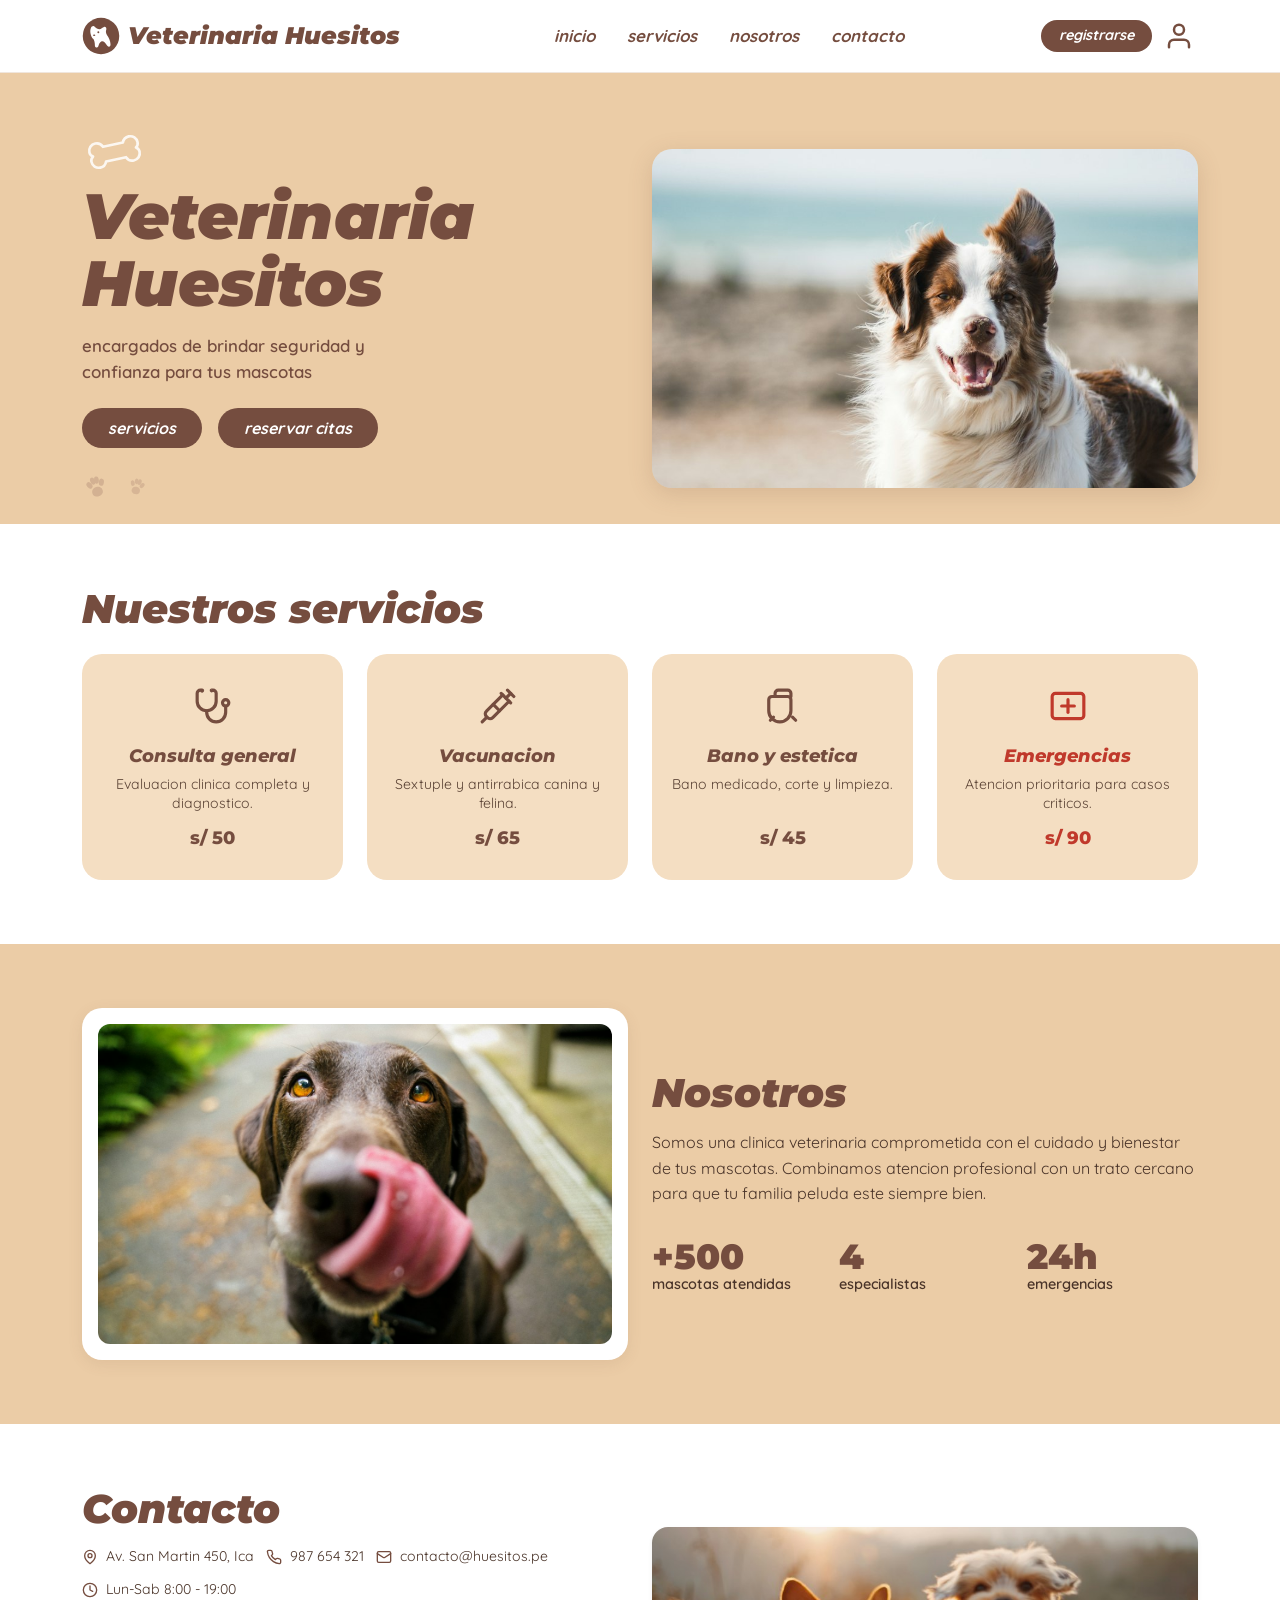
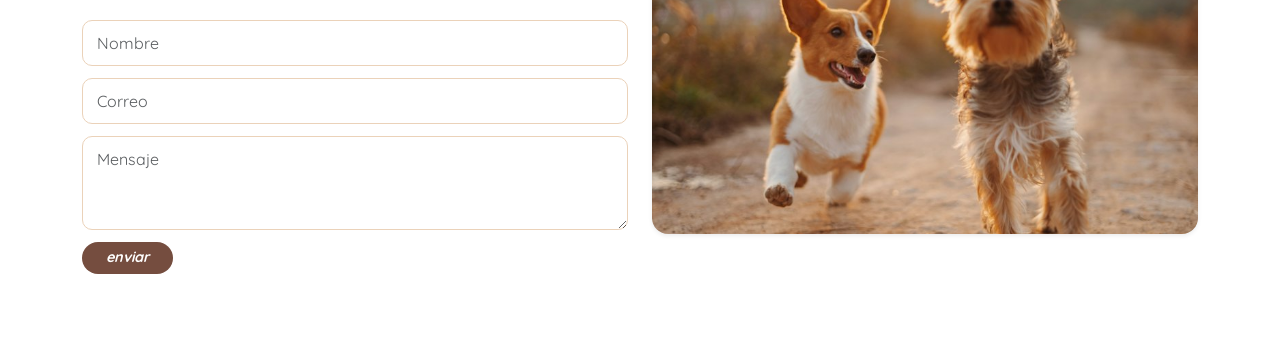
<file: src/main/resources/static/index.html>
<!DOCTYPE html>
<html lang="es">
<head>
    <meta charset="UTF-8">
    <meta name="viewport" content="width=device-width, initial-scale=1.0">
    <title>Veterinaria Huesitos - Cuidado y Salud para tus Mascotas</title>
    <link rel="preconnect" href="https://fonts.googleapis.com">
    <link rel="preconnect" href="https://fonts.gstatic.com" crossorigin>
    <link href="https://fonts.googleapis.com/css2?family=Montserrat:ital,wght@1,800;1,900&family=Quicksand:wght@500;600;700&display=swap" rel="stylesheet">
    <link href="https://cdn.jsdelivr.net/npm/bootstrap@5.3.2/dist/css/bootstrap.min.css" rel="stylesheet">
    <link rel="stylesheet" href="css/index.css">
</head>
<body>

<!-- ================= BARRA DE NAVEGACION ================= -->
<nav class="navbar navbar-expand-lg navbar-custom sticky-top">
    <div class="container">
        <!-- Logo en Celular / Izquierda con SVG inline confiable -->
        <a class="navbar-brand d-flex align-items-center" href="#inicio">
            <svg class="me-2" xmlns="http://www.w3.org/2000/svg" viewBox="0 0 100 100" width="38" height="38">
                <circle cx="50" cy="50" r="48" fill="#754d3f"/>
                <path d="M34 26 C31 22 25 24 23 30 C20 38 23 52 30 58 C32 60 34 68 34 76 C34 78 36 80 39 80 C42 80 43 78 44 74 C46 68 49 65 52 64 C56 63 61 66 65 74 C66 76 68 78 71 78 C74 78 75 76 75 72 C75 62 70 54 66 48 C63 43 62 38 64 33 C65 29 62 25 58 26 C54 27 50 32 46 32 C41 32 37 29 34 26 Z" fill="#ffffff"/>
                <circle cx="43" cy="40" r="2.5" fill="#754d3f"/>
                <ellipse cx="32" cy="48" rx="3" ry="2" fill="#754d3f"/>
            </svg>
            <span class="d-none d-sm-inline font-brand-title fs-4" style="color: var(--color-primario);">Veterinaria Huesitos</span>
        </a>

        <!-- Boton Hamburguesa para Celular -->
        <button class="navbar-toggler border-0" type="button" data-bs-toggle="collapse" data-bs-target="#navbarHuesitos" aria-label="Menu">
            <span class="navbar-toggler-icon"></span>
        </button>

        <!-- Enlaces centrales y botoneras -->
        <div class="collapse navbar-collapse" id="navbarHuesitos">
            <ul class="navbar-nav mx-auto mb-2 mb-lg-0 text-center">
                <li class="nav-item">
                    <a class="nav-link nav-link-custom" href="#inicio">inicio</a>
                </li>
                <li class="nav-item">
                    <a class="nav-link nav-link-custom" href="#servicios">servicios</a>
                </li>
                <li class="nav-item">
                    <a class="nav-link nav-link-custom" href="#nosotros">nosotros</a>
                </li>
                <li class="nav-item">
                    <a class="nav-link nav-link-custom" href="#contacto">contacto</a>
                </li>
            </ul>

            <div id="authNavContainer" class="d-flex justify-content-center align-items-center gap-2 mt-3 mt-lg-0">
                <a href="registro.html" class="btn-pill-brown btn-pill-sm">registrarse</a>
                <button class="btn p-1 border-0" onclick="abrirModalLogin()" title="Iniciar Sesion" aria-label="Iniciar Sesion">
                    <svg xmlns="http://www.w3.org/2000/svg" width="30" height="30" viewBox="0 0 24 24" fill="none" stroke="#754d3f" stroke-width="2" stroke-linecap="round" stroke-linejoin="round">
                        <path d="M20 21v-2a4 4 0 0 0-4-4H8a4 4 0 0 0-4 4v2"></path>
                        <circle cx="12" cy="7" r="4"></circle>
                    </svg>
                </button>
            </div>
        </div>
    </div>
</nav>

<!-- ================= SECCION HERO ================= -->
<section id="inicio" class="section-hero">
    <div class="container position-relative">
        <div class="row align-items-center">
            <!-- Columna Izquierda: Titulos y Botones -->
            <div class="col-lg-6 pt-3 pb-4">
                <!-- Huesito decorativo superior en SVG inline -->
                <div class="mb-2">
                    <svg width="65" height="46" viewBox="0 0 120 86" xmlns="http://www.w3.org/2000/svg" style="opacity: 0.85;">
                        <g transform="rotate(-12 60 43)">
                            <path d="M 28 20 C 20 20 14 26 14 34 C 14 38 16 41 19 43 C 16 45 14 48 14 52 C 14 60 20 66 28 66 C 34 66 39 62 41 57 L 79 57 C 81 62 86 66 92 66 C 100 66 106 60 106 52 C 106 48 104 45 101 43 C 104 41 106 38 106 34 C 106 26 100 20 92 20 C 86 20 81 24 79 29 L 41 29 C 39 24 34 20 28 20 Z" fill="none" stroke="#ffffff" stroke-width="5" stroke-linecap="round" stroke-linejoin="round"/>
                        </g>
                    </svg>
                </div>

                <h1 class="font-brand-title display-3 mb-3">
                    Veterinaria<br>Huesitos
                </h1>

                <p class="font-brand-sub mb-4">
                    encargados de brindar seguridad y<br class="d-none d-md-block"> confianza para tus mascotas
                </p>

                <!-- Botones pastilla -->
                <div class="d-flex flex-wrap align-items-center gap-3 mb-3">
                    <a href="#servicios" class="btn-pill-brown">servicios</a>
                    <button onclick="accionReservarCita()" class="btn-pill-brown">reservar citas</button>
                </div>

                <!-- Huellitas decorativas en SVG inline -->
                <div class="d-none d-md-block pt-2">
                    <svg width="28" height="28" viewBox="0 0 100 100" fill="#c7a488" style="opacity: 0.65; transform: rotate(-15deg); margin-right: 12px;" xmlns="http://www.w3.org/2000/svg">
                        <path d="M50 54 C35 54 28 66 32 78 C35 84 43 88 50 88 C57 88 65 84 68 78 C72 66 65 54 50 54 Z"/>
                        <ellipse cx="28" cy="42" rx="9" ry="13" transform="rotate(-25 28 42)"/>
                        <ellipse cx="43" cy="30" rx="8.5" ry="13" transform="rotate(-8 43 30)"/>
                        <ellipse cx="57" cy="30" rx="8.5" ry="13" transform="rotate(8 57 30)"/>
                        <ellipse cx="72" cy="42" rx="9" ry="13" transform="rotate(25 72 42)"/>
                    </svg>
                    <svg width="22" height="22" viewBox="0 0 100 100" fill="#c7a488" style="opacity: 0.55; transform: rotate(15deg);" xmlns="http://www.w3.org/2000/svg">
                        <path d="M50 54 C35 54 28 66 32 78 C35 84 43 88 50 88 C57 88 65 84 68 78 C72 66 65 54 50 54 Z"/>
                        <ellipse cx="28" cy="42" rx="9" ry="13" transform="rotate(-25 28 42)"/>
                        <ellipse cx="43" cy="30" rx="8.5" ry="13" transform="rotate(-8 43 30)"/>
                        <ellipse cx="57" cy="30" rx="8.5" ry="13" transform="rotate(8 57 30)"/>
                        <ellipse cx="72" cy="42" rx="9" ry="13" transform="rotate(25 72 42)"/>
                    </svg>
                </div>
            </div>

            <!-- Columna Derecha: Foto del Perro Labrador (Chocolate) -->
            <div class="col-lg-6 text-center text-lg-end mt-3 mt-lg-0">
                <img src="img/hero-dog.png" alt="Perro Labrador" class="hero-dog-img" onerror="tratarImagenHero(this)">
                <!-- Tarjeta elegante si aun no se coloca el archivo de imagen -->
                <div id="placeholderHero" style="display: none;" class="p-4 rounded-4 shadow-sm bg-white text-center mx-auto" style="max-width: 380px;">
                    <div class="mb-3">
                        <svg xmlns="http://www.w3.org/2000/svg" width="64" height="64" viewBox="0 0 24 24" fill="none" stroke="#754d3f" stroke-width="1.8" stroke-linecap="round" stroke-linejoin="round">
                            <rect width="18" height="18" x="3" y="3" rx="2" ry="2"/>
                            <circle cx="9" cy="9" r="2"/>
                            <path d="m21 15-3.086-3.086a2 2 0 0 0-2.828 0L6 21"/>
                        </svg>
                    </div>
                    <div class="fw-bold mb-1" style="color: var(--color-primario);">Foto Principal de Portada</div>
                    <div class="small text-muted">Guarda tu foto como <code class="text-dark">hero-dog.png</code> o <code class="text-dark">hero-dog.jpg</code> en <br><small>src/main/resources/static/img/</small></div>
                </div>
            </div>
        </div>
    </div>
</section>

<!-- ================= SECCION SERVICIOS ================= -->
<section id="servicios" class="py-5">
    <div class="container py-3">
        <h2 class="font-brand-title fs-1 mb-4 text-center text-md-start">Nuestros servicios</h2>

        <div class="row g-4" id="contenedorServicios">
            <!-- 1. Consulta General -->
            <div class="col-12 col-sm-6 col-lg-3">
                <div class="card-servicio-item">
                    <div>
                        <div class="servicio-icon-box">
                            <svg xmlns="http://www.w3.org/2000/svg" width="38" height="38" viewBox="0 0 24 24" fill="none" stroke="#754d3f" stroke-width="2" stroke-linecap="round" stroke-linejoin="round">
                                <path d="M4.8 2.3A.3.3 0 1 0 5 2H4a2 2 0 0 0-2 2v5a6 6 0 0 0 6 6v0a6 6 0 0 0 6-6V4a2 2 0 0 0-2-2h-1a.2.2 0 1 0 .3.3"></path>
                                <path d="M8 15v1a6 6 0 0 0 6 6v0a6 6 0 0 0 6-6v-4"></path>
                                <circle cx="20" cy="10" r="2"></circle>
                            </svg>
                        </div>
                        <div class="servicio-titulo">Consulta general</div>
                        <div class="servicio-desc">Evaluacion clinica completa y diagnostico.</div>
                    </div>
                    <div class="servicio-precio">s/ 50</div>
                </div>
            </div>

            <!-- 2. Vacunacion -->
            <div class="col-12 col-sm-6 col-lg-3">
                <div class="card-servicio-item">
                    <div>
                        <div class="servicio-icon-box">
                            <svg xmlns="http://www.w3.org/2000/svg" width="38" height="38" viewBox="0 0 24 24" fill="none" stroke="#754d3f" stroke-width="2" stroke-linecap="round" stroke-linejoin="round">
                                <path d="m18 2 4 4"></path>
                                <path d="m17 7 3-3"></path>
                                <path d="M19 9 8.7 19.3c-1 1-2.5 1-3.4 0l-.6-.6c-1-1-1-2.5 0-3.4L15 5"></path>
                                <path d="m9 11 4 4"></path>
                                <path d="m5 19-3 3"></path>
                                <path d="m14 4 6 6"></path>
                            </svg>
                        </div>
                        <div class="servicio-titulo">Vacunacion</div>
                        <div class="servicio-desc">Sextuple y antirrabica canina y felina.</div>
                    </div>
                    <div class="servicio-precio">s/ 65</div>
                </div>
            </div>

            <!-- 3. Bano y Estetica -->
            <div class="col-12 col-sm-6 col-lg-3">
                <div class="card-servicio-item">
                    <div>
                        <div class="servicio-icon-box">
                            <svg xmlns="http://www.w3.org/2000/svg" width="38" height="38" viewBox="0 0 24 24" fill="none" stroke="#754d3f" stroke-width="2" stroke-linecap="round" stroke-linejoin="round">
                                <path d="M9 6h6a2 2 0 0 1 2 2v7a7 7 0 0 1-14 0V8a2 2 0 0 1 2-2h4"></path>
                                <path d="M7 6V4a2 2 0 0 1 2-2h6a2 2 0 0 1 2 2v2"></path>
                                <line x1="4" y1="21" x2="6" y2="19"></line>
                                <line x1="20" y1="21" x2="18" y2="19"></line>
                            </svg>
                        </div>
                        <div class="servicio-titulo">Bano y estetica</div>
                        <div class="servicio-desc">Bano medicado, corte y limpieza.</div>
                    </div>
                    <div class="servicio-precio">s/ 45</div>
                </div>
            </div>

            <!-- 4. Emergencias -->
            <div class="col-12 col-sm-6 col-lg-3">
                <div class="card-servicio-item">
                    <div>
                        <div class="servicio-icon-box">
                            <svg xmlns="http://www.w3.org/2000/svg" width="38" height="38" viewBox="0 0 24 24" fill="none" stroke="#c0392b" stroke-width="2" stroke-linecap="round" stroke-linejoin="round">
                                <rect width="20" height="16" x="2" y="4" rx="2"></rect>
                                <path d="M12 8v8"></path>
                                <path d="M8 12h8"></path>
                            </svg>
                        </div>
                        <div class="servicio-titulo" style="color: #c0392b;">Emergencias</div>
                        <div class="servicio-desc">Atencion prioritaria para casos criticos.</div>
                    </div>
                    <div class="servicio-precio" style="color: #c0392b;">s/ 90</div>
                </div>
            </div>
        </div>
    </div>
</section>

<!-- ================= SECCION NOSOTROS ================= -->
<section id="nosotros" class="section-nosotros">
    <div class="container">
        <div class="row align-items-center g-4">
            <!-- Izquierda: Foto perro asomado (Border Collie) -->
            <div class="col-lg-6">
                <div class="card-nosotros-img">
                    <img src="img/nosotros-dog.png" alt="Perro Border Collie Curioso" onerror="tratarImagenNosotros(this)">
                    <div id="placeholderNosotros" style="display: none;" class="p-4 text-center">
                        <div class="mb-2">
                            <svg xmlns="http://www.w3.org/2000/svg" width="56" height="56" viewBox="0 0 24 24" fill="none" stroke="#754d3f" stroke-width="1.8" stroke-linecap="round" stroke-linejoin="round">
                                <circle cx="12" cy="12" r="10"/>
                                <path d="M8 14s1.5 2 4 2 4-2 4-2"/>
                                <line x1="9" y1="9" x2="9.01" y2="9"/>
                                <line x1="15" y1="9" x2="15.01" y2="9"/>
                            </svg>
                        </div>
                        <div class="fw-bold mb-1" style="color: var(--color-primario);">Foto de Seccion Nosotros</div>
                        <div class="small text-muted">Guarda tu foto como <code class="text-dark">nosotros-dog.png</code> o <code class="text-dark">nosotros-dog.jpg</code></div>
                    </div>
                </div>
            </div>

            <!-- Derecha: Texto y Estadisticas -->
            <div class="col-lg-6">
                <h2 class="font-brand-title fs-1 mb-3">Nosotros</h2>
                <p class="fs-6 mb-4" style="color: #4a3429; line-height: 1.6;">
                    Somos una clinica veterinaria comprometida con el cuidado y bienestar de tus mascotas. Combinamos atencion profesional con un trato cercano para que tu familia peluda este siempre bien.
                </p>

                <div class="row g-3 pt-2">
                    <div class="col-4">
                        <div class="stat-item">
                            <div class="stat-num">+500</div>
                            <div class="stat-label">mascotas atendidas</div>
                        </div>
                    </div>
                    <div class="col-4">
                        <div class="stat-item">
                            <div class="stat-num">4</div>
                            <div class="stat-label">especialistas</div>
                        </div>
                    </div>
                    <div class="col-4">
                        <div class="stat-item">
                            <div class="stat-num">24h</div>
                            <div class="stat-label">emergencias</div>
                        </div>
                    </div>
                </div>
            </div>
        </div>
    </div>
</section>

<!-- ================= SECCION CONTACTO ================= -->
<section id="contacto" class="section-contacto">
    <div class="container">
        <div class="row g-4 align-items-center">
            <!-- Izquierda: Formulario e Informacion -->
            <div class="col-lg-6">
                <h2 class="font-brand-title fs-1 mb-3">Contacto</h2>

                <div class="contacto-info-item">
                    <span>
                        <svg xmlns="http://www.w3.org/2000/svg" width="16" height="16" viewBox="0 0 24 24" fill="none" stroke="#754d3f" stroke-width="2" stroke-linecap="round" stroke-linejoin="round" class="me-1">
                            <path d="M20 10c0 6-8 12-8 12s-8-6-8-12a8 8 0 0 1 16 0Z"></path>
                            <circle cx="12" cy="10" r="3"></circle>
                        </svg>
                        Av. San Martin 450, Ica
                    </span>
                    <span>
                        <svg xmlns="http://www.w3.org/2000/svg" width="16" height="16" viewBox="0 0 24 24" fill="none" stroke="#754d3f" stroke-width="2" stroke-linecap="round" stroke-linejoin="round" class="me-1">
                            <path d="M22 16.92v3a2 2 0 0 1-2.18 2 19.79 19.79 0 0 1-8.63-3.07 19.5 19.5 0 0 1-6-6 19.79 19.79 0 0 1-3.07-8.67A2 2 0 0 1 4.11 2h3a2 2 0 0 1 2 1.72 12.84 12.84 0 0 0 .7 2.81 2 2 0 0 1-.45 2.11L8.09 9.91a16 16 0 0 0 6 6l1.27-1.27a2 2 0 0 1 2.11-.45 12.84 12.84 0 0 0 2.81.7A2 2 0 0 1 22 16.92z"></path>
                        </svg>
                        987 654 321
                    </span>
                    <span>
                        <svg xmlns="http://www.w3.org/2000/svg" width="16" height="16" viewBox="0 0 24 24" fill="none" stroke="#754d3f" stroke-width="2" stroke-linecap="round" stroke-linejoin="round" class="me-1">
                            <rect width="20" height="16" x="2" y="4" rx="2"></rect>
                            <path d="m22 7-8.97 5.7a1.94 1.94 0 0 1-2.06 0L2 7"></path>
                        </svg>
                        contacto@huesitos.pe
                    </span>
                    <span>
                        <svg xmlns="http://www.w3.org/2000/svg" width="16" height="16" viewBox="0 0 24 24" fill="none" stroke="#754d3f" stroke-width="2" stroke-linecap="round" stroke-linejoin="round" class="me-1">
                            <circle cx="12" cy="12" r="10"></circle>
                            <polyline points="12 6 12 12 16 14"></polyline>
                        </svg>
                        Lun-Sab 8:00 - 19:00
                    </span>
                </div>

                <form id="formContactoPrincipal">
                    <input type="text" id="contactoNombre" class="form-control form-control-custom" placeholder="Nombre" required>
                    <input type="email" id="contactoCorreo" class="form-control form-control-custom" placeholder="Correo" required>
                    <textarea id="contactoMensaje" class="form-control form-control-custom" rows="3" placeholder="Mensaje" required></textarea>
                    <div>
                        <button type="submit" class="btn-pill-brown btn-pill-sm px-4">enviar</button>
                    </div>
                </form>
            </div>

            <!-- Derecha: Foto de perro y gato juntos -->
            <div class="col-lg-6 text-center">
                <img src="img/contacto-pets.png" alt="Mascotas Huesitos Amigos" class="img-fluid rounded-4 shadow-sm img-hover-lift" style="max-height: 380px; object-fit: cover;" onerror="tratarImagenContacto(this)">
                <div id="placeholderContacto" style="display: none;" class="p-4 rounded-4 shadow-sm bg-white text-center mx-auto" style="max-width: 380px;">
                    <div class="mb-2">
                        <svg xmlns="http://www.w3.org/2000/svg" width="56" height="56" viewBox="0 0 24 24" fill="none" stroke="#754d3f" stroke-width="1.8" stroke-linecap="round" stroke-linejoin="round">
                            <path d="M19 14c1.49-1.46 3-3.21 3-5.5A5.5 5.5 0 0 0 16.5 3c-1.76 0-3 .5-4.5 2-1.5-1.5-2.74-2-4.5-2A5.5 5.5 0 0 0 2 8.5c0 2.3 1.5 4.05 3 5.5l7 7Z"/>
                        </svg>
                    </div>
                    <div class="fw-bold mb-1" style="color: var(--color-primario);">Foto de Seccion Contacto</div>
                    <div class="small text-muted">Guarda tu foto como <code class="text-dark">contacto-pets.png</code> o <code class="text-dark">contacto-pets.jpg</code></div>
                </div>
            </div>
        </div>
    </div>
</section>

<!-- ================= MODAL LOGIN (SPLIT DESIGN) ================= -->
<div class="modal fade" id="modalLogin" tabindex="-1" aria-hidden="true">
    <div class="modal-dialog modal-dialog-centered modal-lg modal-auth-split">
        <div class="modal-content shadow">
            <div class="row g-0">
                <!-- Columna Izquierda: Banner Beige -->
                <div class="col-md-5 modal-auth-left text-center text-md-start">
                    <h2 class="font-brand-title display-6 mb-3">Hola de<br>nuevo</h2>
                    <p class="fs-6" style="color: #4a3429;">
                        Ingresa para gestionar las citas y el historial de tu mascota.
                    </p>
                </div>

                <!-- Columna Derecha: Formulario Blanco -->
                <div class="col-md-7 modal-auth-right">
                    <div class="d-flex justify-content-between align-items-center mb-4">
                        <h3 class="font-brand-title fs-2 mb-0">Iniciar Sesion</h3>
                        <button type="button" class="btn-close" data-bs-dismiss="modal" aria-label="Cerrar"></button>
                    </div>

                    <form id="modalLoginForm">
                        <div class="mb-3">
                            <label class="form-label small fw-bold text-muted">Usuario</label>
                            <input type="email" id="loginEmail" class="form-control form-control-custom" placeholder="tu@email.com" required>
                        </div>
                        <div class="mb-4">
                            <label class="form-label small fw-bold text-muted">Contrasena</label>
                            <input type="password" id="loginPassword" class="form-control form-control-custom" placeholder="Tu contrasena" required>
                        </div>
                        <div class="mb-3 text-center">
                            <button type="submit" class="btn-pill-brown w-100 py-2">ingresar</button>
                        </div>
                        <div class="text-center small mt-3">
                            <span class="text-muted">No tienes cuenta?</span>
                            <a href="registro.html" class="fw-bold ms-1" style="color: var(--color-primario);">registrate aqui</a>
                        </div>
                    </form>
                </div>
            </div>
        </div>
    </div>
</div>

<script src="https://cdn.jsdelivr.net/npm/bootstrap@5.3.2/dist/js/bootstrap.bundle.min.js"></script>
<script src="js/api.js"></script>
<script>
    let modalLoginInst;

    document.addEventListener("DOMContentLoaded", () => {
        modalLoginInst = new bootstrap.Modal(document.getElementById('modalLogin'));
        actualizarBarraSesion();
        cargarServiciosPublicos();
    });

    function actualizarBarraSesion() {
        const token = localStorage.getItem('token');
        const rol = localStorage.getItem('rol');
        const nombre = localStorage.getItem('nombre');
        const container = document.getElementById('authNavContainer');

        if (token && rol) {
            let portalUrl = 'cliente.html';
            if (rol === 'ADMIN') portalUrl = 'admin.html';
            else if (rol === 'RECEPCIONISTA') portalUrl = 'recepcionista.html';
            else if (rol === 'VETERINARIO') portalUrl = 'veterinario.html';

            container.innerHTML = `
                <a href="${portalUrl}" class="btn-pill-brown btn-pill-sm me-2">ir a mi panel</a>
                <button class="btn btn-outline-secondary btn-sm rounded-pill" onclick="logout()" title="Cerrar Sesion">salir</button>
            `;
        }
    }

    function abrirModalLogin() {
        modalLoginInst.show();
    }

    function accionReservarCita() {
        const token = localStorage.getItem('token');
        const rol = localStorage.getItem('rol');
        if (token && rol === 'CLIENTE') {
            window.location.href = 'cliente.html';
        } else if (token) {
            alert('Has iniciado sesion como ' + rol + '. Accede a tu panel para gestionar citas.');
        } else {
            abrirModalLogin();
        }
    }

    // Cargar catalogo dinamico manteniendo diseno de tarjetas
    async function cargarServiciosPublicos() {
        try {
            const data = await api.get('/servicios');
            if (Array.isArray(data) && data.length > 0) {
                const contenedor = document.getElementById('contenedorServicios');
                
                // Iconos vectoriales SVG por servicio 
                const iconosSvg = [
                    `<svg xmlns="http://www.w3.org/2000/svg" width="38" height="38" viewBox="0 0 24 24" fill="none" stroke="#754d3f" stroke-width="2" stroke-linecap="round" stroke-linejoin="round"><path d="M4.8 2.3A.3.3 0 1 0 5 2H4a2 2 0 0 0-2 2v5a6 6 0 0 0 6 6v0a6 6 0 0 0 6-6V4a2 2 0 0 0-2-2h-1a.2.2 0 1 0 .3.3"></path><path d="M8 15v1a6 6 0 0 0 6 6v0a6 6 0 0 0 6-6v-4"></path><circle cx="20" cy="10" r="2"></circle></svg>`,
                    `<svg xmlns="http://www.w3.org/2000/svg" width="38" height="38" viewBox="0 0 24 24" fill="none" stroke="#754d3f" stroke-width="2" stroke-linecap="round" stroke-linejoin="round"><path d="m18 2 4 4"></path><path d="m17 7 3-3"></path><path d="M19 9 8.7 19.3c-1 1-2.5 1-3.4 0l-.6-.6c-1-1-1-2.5 0-3.4L15 5"></path><path d="m9 11 4 4"></path><path d="m5 19-3 3"></path><path d="m14 4 6 6"></path></svg>`,
                    `<svg xmlns="http://www.w3.org/2000/svg" width="38" height="38" viewBox="0 0 24 24" fill="none" stroke="#754d3f" stroke-width="2" stroke-linecap="round" stroke-linejoin="round"><path d="M9 6h6a2 2 0 0 1 2 2v7a7 7 0 0 1-14 0V8a2 2 0 0 1 2-2h4"></path><path d="M7 6V4a2 2 0 0 1 2-2h6a2 2 0 0 1 2 2v2"></path><line x1="4" y1="21" x2="6" y2="19"></line><line x1="20" y1="21" x2="18" y2="19"></line></svg>`,
                    `<svg xmlns="http://www.w3.org/2000/svg" width="38" height="38" viewBox="0 0 24 24" fill="none" stroke="#c0392b" stroke-width="2" stroke-linecap="round" stroke-linejoin="round"><rect width="20" height="16" x="2" y="4" rx="2"></rect><path d="M12 8v8"></path><path d="M8 12h8"></path></svg>`
                ];

                let html = '';
                data.forEach((s, idx) => {
                    const icon = iconosSvg[idx % iconosSvg.length];
                    const esEmergencia = s.nombre.toLowerCase().includes('emerg') || s.nombre.toLowerCase().includes('urgenc');
                    const colorTitulo = esEmergencia ? '#c0392b' : 'var(--color-primario)';

                    html += `
                        <div class="col-12 col-sm-6 col-lg-3">
                            <div class="card-servicio-item">
                                <div>
                                    <div class="servicio-icon-box">${icon}</div>
                                    <div class="servicio-titulo" style="color: ${colorTitulo};">${s.nombre}</div>
                                    <div class="servicio-desc">${s.descripcion || 'Servicio clinico veterinario profesional.'}</div>
                                </div>
                                <div class="servicio-precio" style="color: ${colorTitulo};">s/ ${s.precio || '0.00'}</div>
                            </div>
                        </div>
                    `;
                });
                contenedor.innerHTML = html;
            }
        } catch(e) {
            console.log('Usando catalogo visual inicial.');
        }
    }

    // Control elegante de carga de imagenes
    function tratarImagenHero(img) {
        if (!img.dataset.triedJpg) {
            img.dataset.triedJpg = 'true';
            img.src = 'img/hero-dog.jpg';
        } else {
            img.style.display = 'none';
            const ph = document.getElementById('placeholderHero');
            if (ph) ph.style.display = 'block';
        }
    }

    function tratarImagenNosotros(img) {
        if (!img.dataset.triedJpg) {
            img.dataset.triedJpg = 'true';
            img.src = 'img/nosotros-dog.jpg';
        } else {
            img.style.display = 'none';
            const ph = document.getElementById('placeholderNosotros');
            if (ph) ph.style.display = 'block';
        }
    }

    function tratarImagenContacto(img) {
        if (!img.dataset.triedJpg) {
            img.dataset.triedJpg = 'true';
            img.src = 'img/contacto-pets.jpg';
        } else {
            img.style.display = 'none';
            const ph = document.getElementById('placeholderContacto');
            if (ph) ph.style.display = 'block';
        }
    }

    // Login Form Handler
    document.getElementById('modalLoginForm').addEventListener('submit', async (e) => {
        e.preventDefault();
        const email = document.getElementById('loginEmail').value;
        const password = document.getElementById('loginPassword').value;

        try {
            const data = await api.post('/auth/login', { email, password });
            if (data && data.token) {
                localStorage.setItem('token', data.token);
                localStorage.setItem('rol', data.rol);
                localStorage.setItem('nombre', data.nombres);

                modalLoginInst.hide();

                if (data.rol === 'ADMIN') window.location.href = 'admin.html';
                else if (data.rol === 'RECEPCIONISTA') window.location.href = 'recepcionista.html';
                else if (data.rol === 'VETERINARIO') window.location.href = 'veterinario.html';
                else window.location.href = 'cliente.html';
            }
        } catch(error) {
            // Manejado en api.js
        }
    });

    // Formulario de Contacto
    document.getElementById('formContactoPrincipal').addEventListener('submit', async (e) => {
        e.preventDefault();
        const nombre = document.getElementById('contactoNombre').value.trim();
        const correo = document.getElementById('contactoCorreo').value.trim();
        const mensaje = document.getElementById('contactoMensaje').value.trim();

        if (!nombre || !correo || !mensaje) {
            alert('Por favor complete todos los campos.');
            return;
        }

        try {
            await api.post('/consultas/publica', { nombre, correo, mensaje });
            alert('¡Gracias por comunicarte con Veterinaria Huesitos! Tu mensaje fue recibido por nuestro equipo de recepcion y te responderemos a la brevedad.');
            e.target.reset();
        } catch (error) {
            alert('Hubo un error al enviar el mensaje. Por favor intente nuevamente.');
        }
    });
</script>
</body>
</html>
</file>
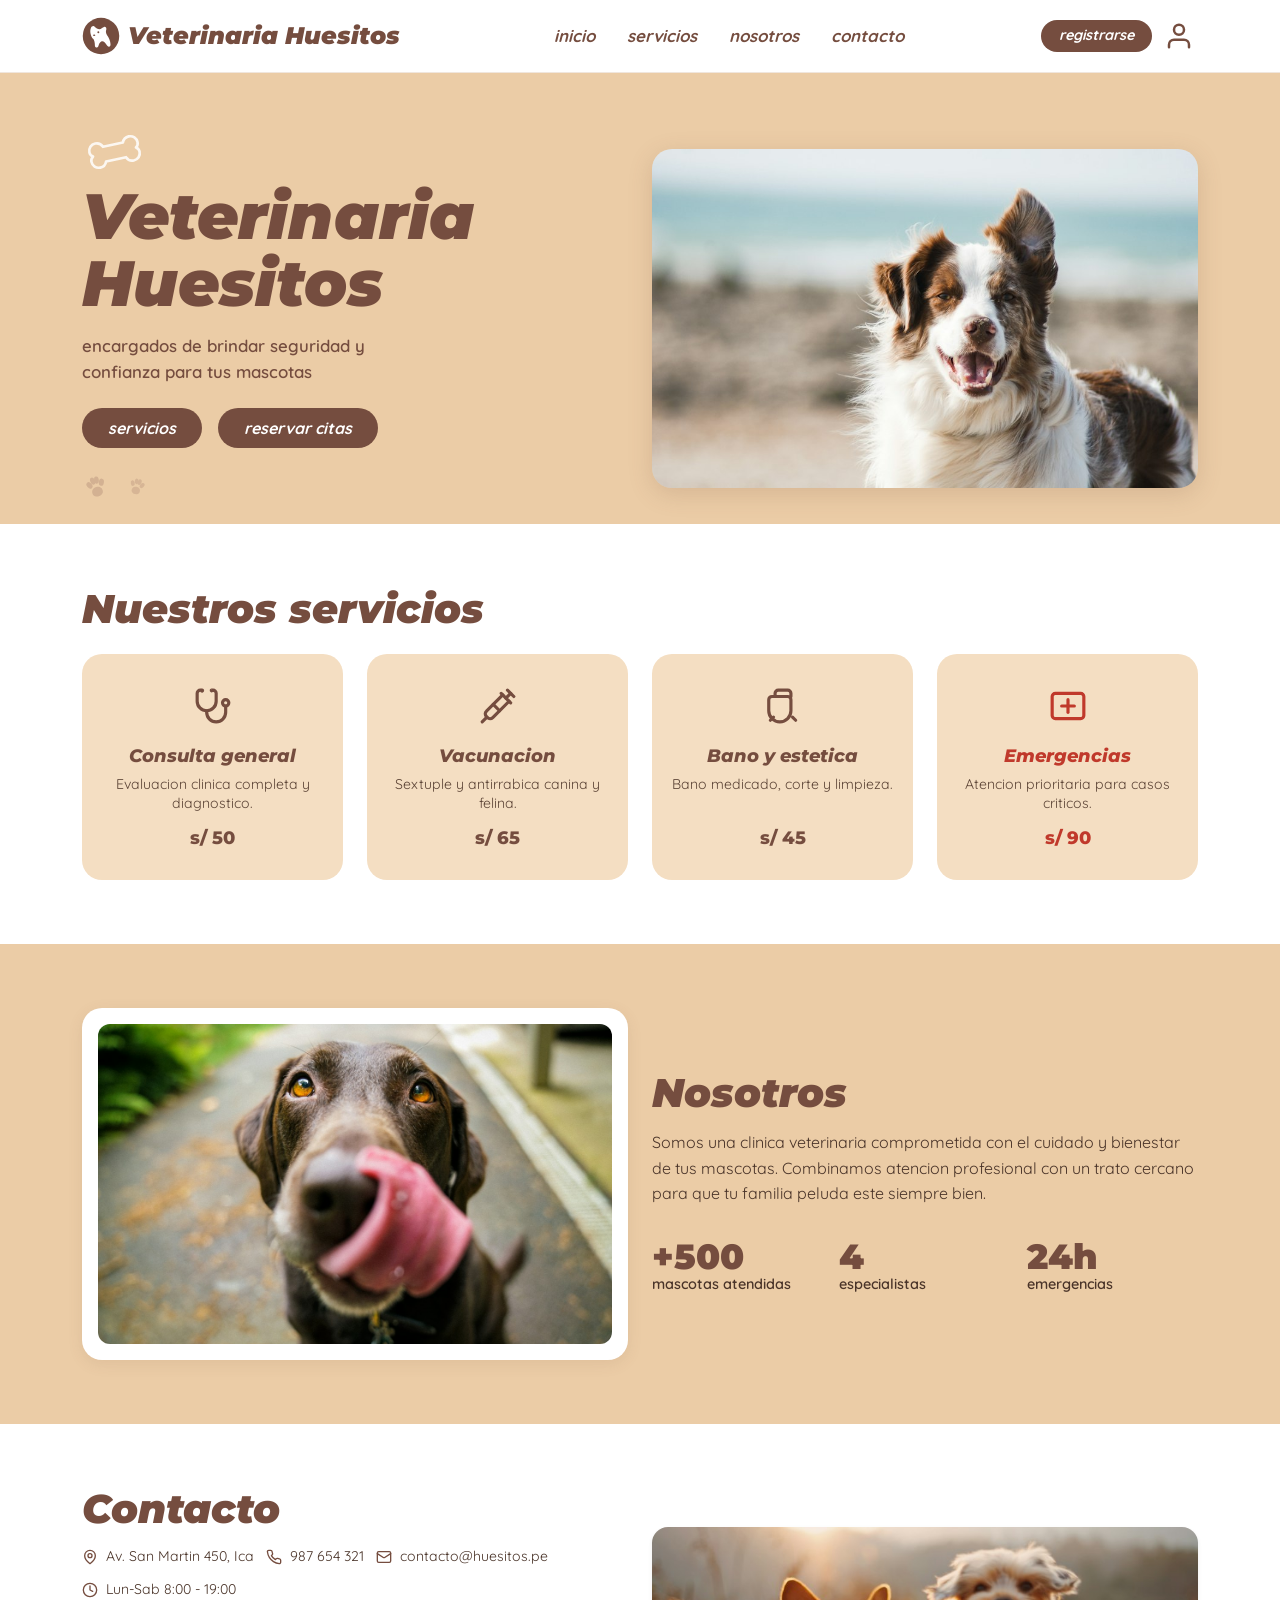
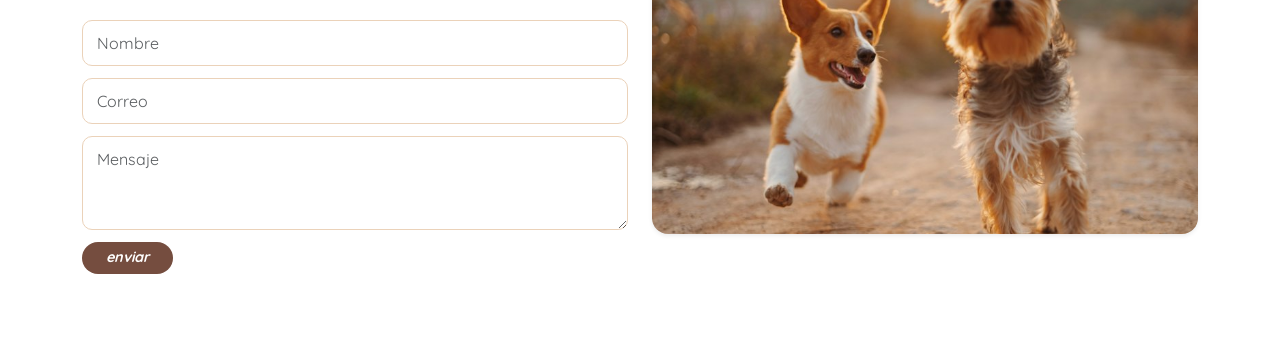
<file: src/main/resources/static/admin.html>
<!DOCTYPE html>
<html lang="es">
<head>
    <meta charset="UTF-8">
    <meta name="viewport" content="width=device-width, initial-scale=1.0">
    <title>Veterinaria Huesitos - Panel de Administrador</title>
    <link rel="preconnect" href="https://fonts.googleapis.com">
    <link rel="preconnect" href="https://fonts.gstatic.com" crossorigin>
    <link href="https://fonts.googleapis.com/css2?family=Montserrat:ital,wght@1,800;1,900&family=Quicksand:wght@500;600;700&display=swap" rel="stylesheet">
    <link href="https://cdn.jsdelivr.net/npm/bootstrap@5.3.2/dist/css/bootstrap.min.css" rel="stylesheet">
    <link rel="stylesheet" href="css/admin.css">
</head>
<body>
<nav class="navbar navbar-expand-lg navbar-panel sticky-top">
    <div class="container-fluid">
        <div class="d-flex align-items-center">
            <svg class="me-2" xmlns="http://www.w3.org/2000/svg" viewBox="0 0 100 100" width="34" height="34">
                <circle cx="50" cy="50" r="48" fill="#754d3f"/>
                <path d="M34 26 C31 22 25 24 23 30 C20 38 23 52 30 58 C32 60 34 68 34 76 C34 78 36 80 39 80 C42 80 43 78 44 74 C46 68 49 65 52 64 C56 63 61 66 65 74 C66 76 68 78 71 78 C74 78 75 76 75 72 C75 62 70 54 66 48 C63 43 62 38 64 33 C65 29 62 25 58 26 C54 27 50 32 46 32 C41 32 37 29 34 26 Z" fill="#ffffff"/>
                <circle cx="43" cy="40" r="2.5" fill="#754d3f"/>
                <ellipse cx="32" cy="48" rx="3" ry="2" fill="#754d3f"/>
            </svg>
            <span class="font-brand fs-5 me-2">Veterinaria Huesitos</span>
            <span class="brand-badge">ADMINISTRADOR</span>
        </div>
        <div class="d-flex align-items-center gap-2 mt-2 mt-lg-0">
            <a href="index.html" class="btn btn-outline-custom btn-sm">Inicio</a>
            <a href="recepcionista.html" class="btn btn-outline-custom btn-sm">Vista Recepción</a>
            <a href="veterinario.html" class="btn btn-outline-custom btn-sm">Vista Médico</a>
            <button class="btn btn-primary-custom btn-sm ms-2" onclick="logout()">Cerrar Sesión</button>
        </div>
    </div>
</nav>

<div class="container my-4">
    <ul class="nav nav-pills nav-pills-custom mb-3" id="myTab" role="tablist">
        <li class="nav-item"><a class="nav-link active" data-bs-toggle="pill" href="#usuarios">Gestión de Usuarios</a></li>
        <li class="nav-item"><a class="nav-link" data-bs-toggle="pill" href="#citas">Cola de Citas</a></li>
        <li class="nav-item"><a class="nav-link" data-bs-toggle="pill" href="#servicios">Catálogo de Servicios</a></li>
    </ul>

    <div class="tab-content">
        <!-- Pestaña Usuarios -->
        <div class="tab-pane fade show active" id="usuarios">
            <div class="panel-card">
                <div class="panel-card-header d-flex flex-wrap justify-content-between align-items-center gap-2">
                    <h5 class="panel-card-title">Usuarios del Sistema</h5>
                    <div>
                        <button class="btn btn-outline-custom btn-sm" onclick="cargarUsuarios()">Refrescar</button>
                        <button class="btn btn-primary-custom btn-sm ms-2" onclick="abrirModalCrear()">+ Nuevo Usuario</button>
                    </div>
                </div>
                <div class="p-3">
                    <div class="table-responsive">
                        <table class="table table-custom table-hover">
                            <thead>
                                <tr><th>ID</th><th>Nombres</th><th>DNI</th><th>Email</th><th>Rol</th><th>Acciones</th></tr>
                            </thead>
                            <tbody id="tablaUsuarios"></tbody>
                        </table>
                    </div>
                </div>
            </div>
        </div>

        <!-- Pestaña Citas -->
        <div class="tab-pane fade" id="citas">
            <div class="panel-card">
                <div class="panel-card-header d-flex justify-content-between align-items-center">
                    <h5 class="panel-card-title">Citas en Espera / Programadas</h5>
                    <button class="btn btn-outline-custom btn-sm" onclick="cargarColaCitas()">Refrescar</button>
                </div>
                <div class="p-3">
                    <div class="table-responsive">
                        <table class="table table-custom table-hover">
                            <thead>
                                <tr><th>Fecha</th><th>Hora</th><th>Mascota</th><th>Servicio</th><th>Estado</th></tr>
                            </thead>
                            <tbody id="tablaCitas"></tbody>
                        </table>
                    </div>
                </div>
            </div>
        </div>

        <!-- Pestaña Servicios -->
        <div class="tab-pane fade" id="servicios">
            <div class="panel-card">
                <div class="panel-card-header d-flex justify-content-between align-items-center">
                    <h5 class="panel-card-title">Servicios Veterinarios</h5>
                    <button class="btn btn-outline-custom btn-sm" onclick="cargarServicios()">Refrescar</button>
                </div>
                <div class="p-3">
                    <div class="table-responsive">
                        <table class="table table-custom table-hover">
                            <thead>
                                <tr><th>ID</th><th>Nombre del Servicio</th><th>Precio</th></tr>
                            </thead>
                            <tbody id="tablaServicios"></tbody>
                        </table>
                    </div>
                </div>
            </div>
        </div>
    </div>
</div>

<!-- Modal para Crear/Editar Usuario -->
<div class="modal fade" id="usuarioModal" tabindex="-1">
  <div class="modal-dialog modal-dialog-centered">
    <div class="modal-content modal-content-custom">
      <div class="modal-header modal-header-custom">
        <h5 class="modal-title" id="modalTitle">Usuario</h5>
        <button type="button" class="btn-close" data-bs-dismiss="modal"></button>
      </div>
      <div class="modal-body p-4">
        <form id="usuarioForm">
            <input type="hidden" id="u_id">
            <div class="row g-2 mb-2">
                <div class="col"><input type="text" id="u_nombres" class="form-control form-control-panel" placeholder="Nombres" required></div>
                <div class="col"><input type="text" id="u_apellidos" class="form-control form-control-panel" placeholder="Apellidos" required></div>
            </div>
            <div class="mb-2"><input type="text" id="u_dni" class="form-control form-control-panel" placeholder="DNI (8 dígitos)" maxlength="8" pattern="\d{8}" inputmode="numeric" oninput="this.value = this.value.replace(/\D/g, '').slice(0, 8)" required></div>
            <div class="mb-2"><input type="email" id="u_email" class="form-control form-control-panel" placeholder="Correo electrónico" required></div>
            <div class="mb-2">
                <input type="tel" id="u_telefono" class="form-control form-control-panel" placeholder="Celular (9 dígitos, ej: 919430986)" maxlength="9" pattern="\d{9}" inputmode="numeric" oninput="this.value = this.value.replace(/\D/g, '').slice(0, 9)">
            </div>
            <div class="mb-2">
                <input type="text" id="u_direccion" class="form-control form-control-panel" placeholder="Dirección">
            </div>
            <div class="mb-2">
                <input type="password" id="u_password" class="form-control form-control-panel" placeholder="Contraseña">
                <small class="text-muted" id="pwdHelp">Obligatoria al crear un usuario nuevo.</small>
            </div>
            <div class="mb-3">
                <label class="form-label small fw-bold">Rol del Sistema:</label>
                <select id="u_rol" class="form-select form-select-panel" required>
                    <option value="1">ADMIN</option>
                    <option value="2">CLIENTE</option>
                    <option value="3">RECEPCIONISTA</option>
                    <option value="4">VETERINARIO</option>
                </select>
            </div>
            <button type="submit" class="btn btn-primary-custom w-100 py-2">Guardar Usuario</button>
        </form>
      </div>
    </div>
  </div>
</div>

<script src="https://cdn.jsdelivr.net/npm/bootstrap@5.3.2/dist/js/bootstrap.bundle.min.js"></script>
<script src="js/api.js"></script>
<script>
    if (!localStorage.getItem('token') || localStorage.getItem('rol') !== 'ADMIN') {
        window.location.href = 'index.html';
    }

    let modal;
    document.addEventListener("DOMContentLoaded", function() {
        modal = new bootstrap.Modal(document.getElementById('usuarioModal'));
    });

    let listaUsuarios = [];

    async function cargarUsuarios() {
        listaUsuarios = await api.get('/usuarios');
        let html = '';
        listaUsuarios.forEach(u => {
            html += `<tr>
                <td class="fw-bold">${u.idUsuario}</td>
                <td>${u.nombres} ${u.apellidos}</td>
                <td>${u.dni}</td>
                <td>${u.email}</td>
                <td><span class="badge-status badge-programada">${u.rol}</span></td>
                <td>
                    <button class="btn btn-outline-custom btn-sm py-1 px-2 me-1" onclick="abrirModalEditar(${u.idUsuario})">Editar</button>
                    <button class="btn btn-danger btn-sm py-1 px-2 rounded-pill" onclick="borrarUsuario(${u.idUsuario})">Eliminar</button>
                </td>
            </tr>`;
        });
        document.getElementById('tablaUsuarios').innerHTML = html;
    }

    function abrirModalCrear() {
        document.getElementById('usuarioForm').reset();
        document.getElementById('u_id').value = '';
        document.getElementById('u_password').setAttribute('required', 'required');
        document.getElementById('modalTitle').innerText = 'Nuevo Usuario';
        modal.show();
    }

    function abrirModalEditar(id) {
        const user = listaUsuarios.find(u => u.idUsuario === id);
        if(!user) return;
        
        document.getElementById('u_id').value = user.idUsuario;
        document.getElementById('u_nombres').value = user.nombres;
        document.getElementById('u_apellidos').value = user.apellidos;
        document.getElementById('u_dni').value = user.dni;
        document.getElementById('u_email').value = user.email;
        document.getElementById('u_telefono').value = user.telefono || '';
        document.getElementById('u_direccion').value = user.direccion || '';
        document.getElementById('u_password').value = ''; 
        document.getElementById('u_password').removeAttribute('required');
        
        const rolesMap = { 'ADMIN': 1, 'CLIENTE': 2, 'RECEPCIONISTA': 3, 'VETERINARIO': 4 };
        document.getElementById('u_rol').value = rolesMap[user.rol];
        
        document.getElementById('modalTitle').innerText = 'Editar Usuario';
        modal.show();
    }

    document.getElementById('usuarioForm').addEventListener('submit', async (e) => {
        e.preventDefault();
        const id = document.getElementById('u_id').value;
        const payload = {
            nombres: document.getElementById('u_nombres').value,
            apellidos: document.getElementById('u_apellidos').value,
            dni: document.getElementById('u_dni').value,
            email: document.getElementById('u_email').value,
            telefono: document.getElementById('u_telefono').value,
            direccion: document.getElementById('u_direccion').value,
            password: document.getElementById('u_password').value,
            idRol: parseInt(document.getElementById('u_rol').value)
        };

        try {
            if (id) {
                await api.put('/usuarios/' + id, payload);
            } else {
                await api.post('/usuarios', payload);
            }
            modal.hide();
            cargarUsuarios();
        } catch(err) {
        }
    });

    async function borrarUsuario(id) {
        if(confirm('¿Seguro que deseas eliminar este usuario?')) {
            await api.delete('/usuarios/' + id);
            cargarUsuarios();
        }
    }

    async function cargarColaCitas() {
        const citas = await api.get('/citas/pendientes');
        let html = '';
        citas.forEach(c => {
            const badgeClass = c.estado === 'ATENDIDA' ? 'badge-atendida' : (c.estado === 'CANCELADA' ? 'badge-cancelada' : 'badge-programada');
            html += `<tr><td>${c.fecha}</td><td>${c.hora}</td><td class="fw-bold">${c.nombreMascota}</td><td>${c.nombreServicio}</td><td><span class="badge-status ${badgeClass}">${c.estado}</span></td></tr>`;
        });
        document.getElementById('tablaCitas').innerHTML = html;
    }

    async function cargarServicios() {
        const servicios = await api.get('/servicios');
        let html = '';
        servicios.forEach(s => {
            html += `<tr><td>${s.idServicio}</td><td class="fw-bold">${s.nombre}</td><td>S/ ${s.precio}</td></tr>`;
        });
        document.getElementById('tablaServicios').innerHTML = html;
    }

    cargarUsuarios();
</script>
</body>
</html>
</file>
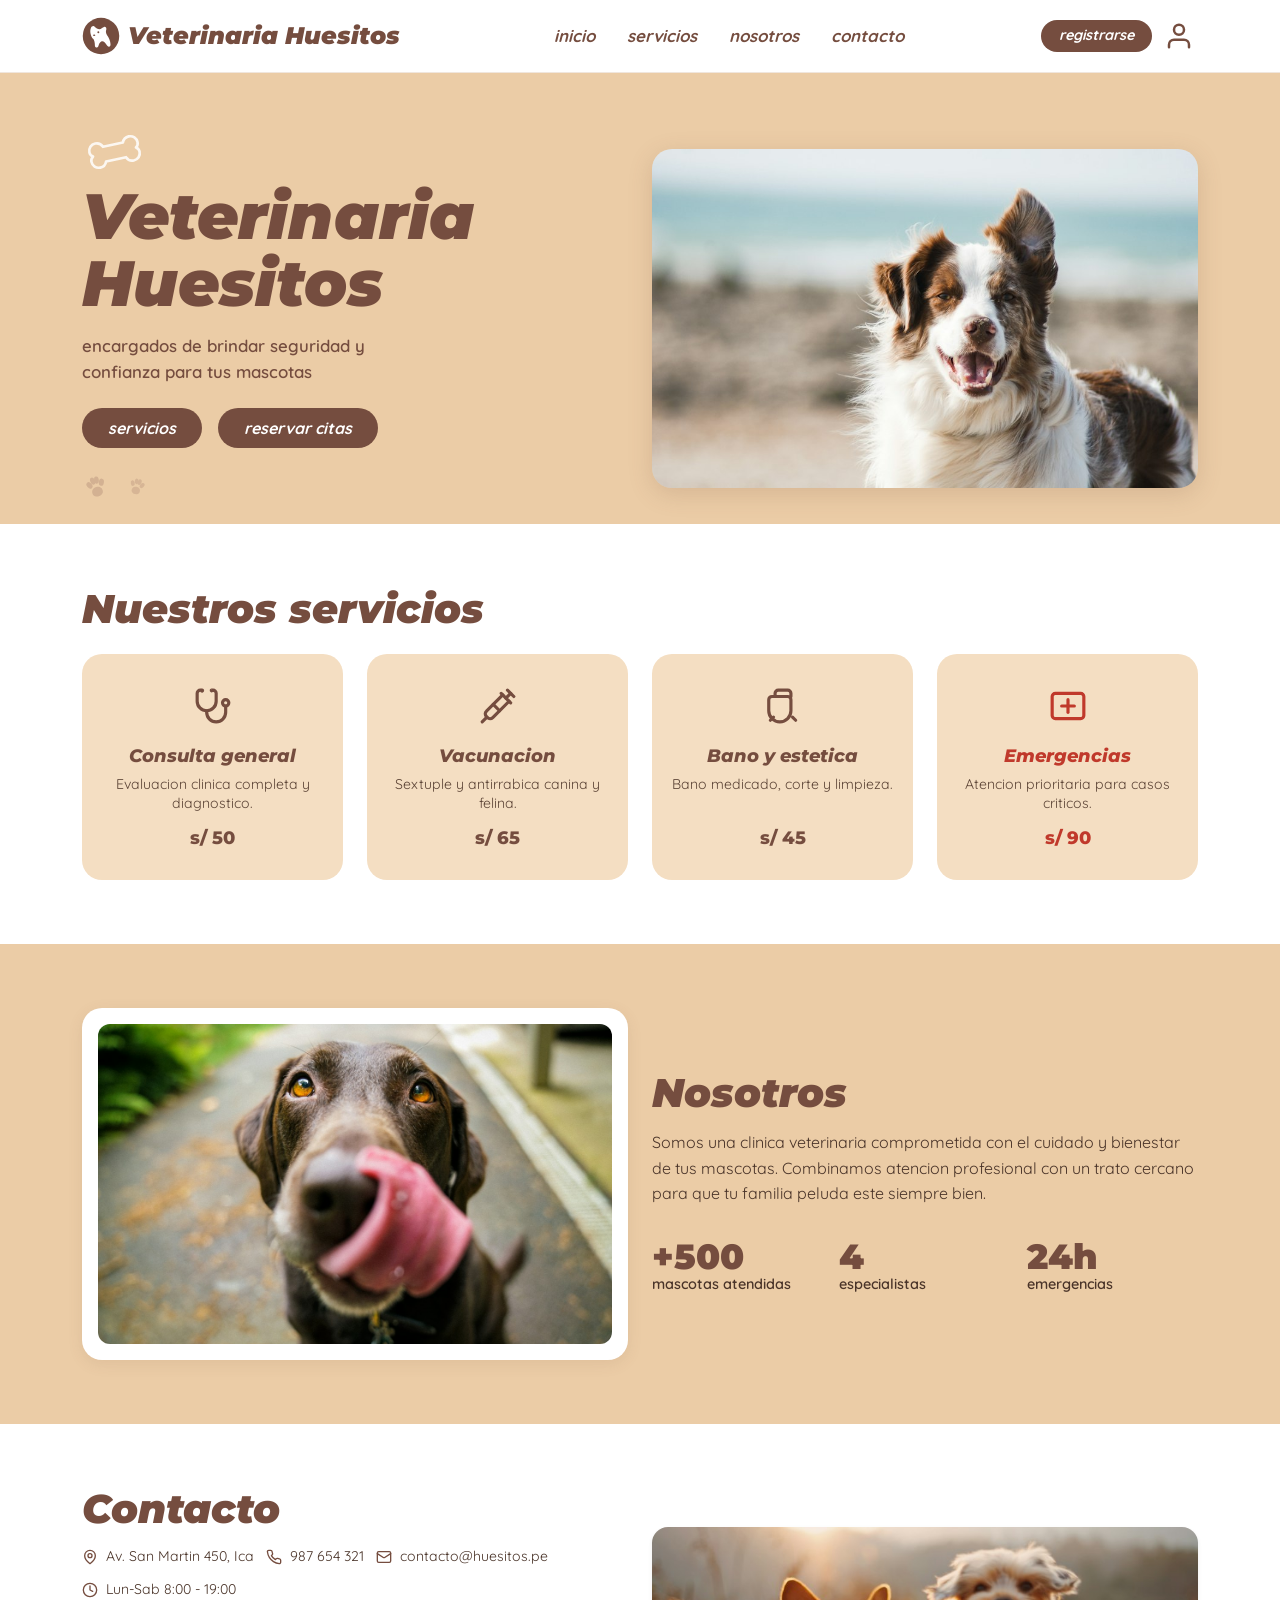
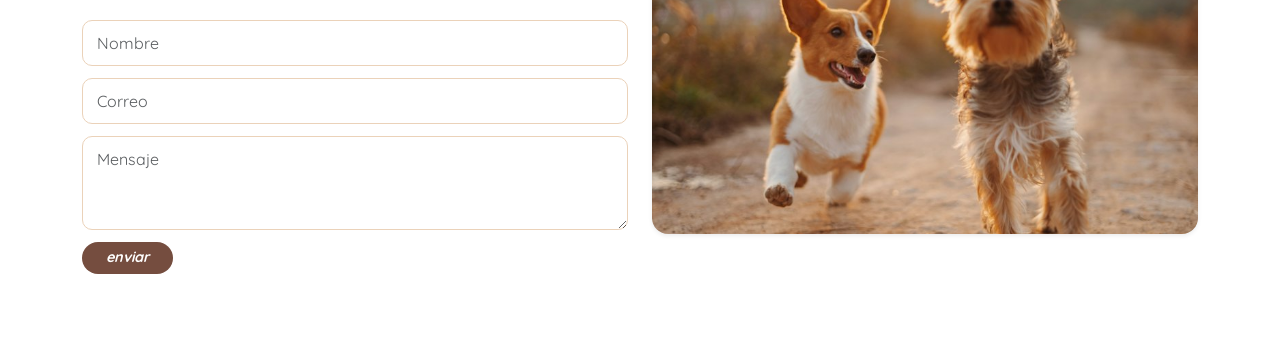
<file: src/main/resources/static/cliente.html>
<!DOCTYPE html>
<html lang="es">
<head>
    <meta charset="UTF-8">
    <meta name="viewport" content="width=device-width, initial-scale=1.0">
    <title>Veterinaria Huesitos - Panel de Cliente</title>
    <link rel="preconnect" href="https://fonts.googleapis.com">
    <link rel="preconnect" href="https://fonts.gstatic.com" crossorigin>
    <link href="https://fonts.googleapis.com/css2?family=Montserrat:ital,wght@1,800;1,900&family=Quicksand:wght@500;600;700&display=swap" rel="stylesheet">
    <link href="https://cdn.jsdelivr.net/npm/bootstrap@5.3.2/dist/css/bootstrap.min.css" rel="stylesheet">
    <link rel="stylesheet" href="css/cliente.css">
</head>
<body>

<nav class="navbar navbar-expand-lg navbar-panel sticky-top">
    <div class="container-fluid">
        <div class="d-flex align-items-center">
            <svg class="me-2" xmlns="http://www.w3.org/2000/svg" viewBox="0 0 100 100" width="34" height="34">
                <circle cx="50" cy="50" r="48" fill="#754d3f"/>
                <path d="M34 26 C31 22 25 24 23 30 C20 38 23 52 30 58 C32 60 34 68 34 76 C34 78 36 80 39 80 C42 80 43 78 44 74 C46 68 49 65 52 64 C56 63 61 66 65 74 C66 76 68 78 71 78 C74 78 75 76 75 72 C75 62 70 54 66 48 C63 43 62 38 64 33 C65 29 62 25 58 26 C54 27 50 32 46 32 C41 32 37 29 34 26 Z" fill="#ffffff"/>
                <circle cx="43" cy="40" r="2.5" fill="#754d3f"/>
                <ellipse cx="32" cy="48" rx="3" ry="2" fill="#754d3f"/>
            </svg>
            <span class="font-brand fs-5 me-2">Veterinaria Huesitos</span>
            <span class="brand-badge">CLIENTE</span>
        </div>
        <div class="d-flex align-items-center gap-2 mt-2 mt-lg-0">
            <a href="index.html" class="btn btn-outline-custom btn-sm">Inicio</a>
            <button class="btn btn-outline-custom btn-sm" onclick="irAPerfil()">Mi Perfil</button>
            <span class="fw-bold me-2" style="color: var(--color-primario);" id="usuarioNombre">Cliente</span>
            <button class="btn btn-outline-custom btn-sm" onclick="logout()">Cerrar Sesión</button>
        </div>
    </div>
</nav>

<div class="container my-4">
    <ul class="nav nav-pills nav-pills-custom mb-3" id="pills-tab" role="tablist">
        <li class="nav-item" role="presentation">
            <button class="nav-link active" id="tab-mascotas" data-bs-toggle="pill" data-bs-target="#pills-mascotas" type="button" role="tab">Mis Mascotas</button>
        </li>
        <li class="nav-item" role="presentation">
            <button class="nav-link" id="tab-citas" data-bs-toggle="pill" data-bs-target="#pills-citas" type="button" role="tab">Gestionar Mis Citas</button>
        </li>
        <li class="nav-item" role="presentation">
            <button class="nav-link" id="tab-servicios" data-bs-toggle="pill" data-bs-target="#pills-servicios" type="button" role="tab">Consultar Servicios</button>
        </li>
        <li class="nav-item" role="presentation">
            <button class="nav-link" id="tab-historial" data-bs-toggle="pill" data-bs-target="#pills-historial" type="button" role="tab">Historial Clínico</button>
        </li>
        <li class="nav-item" role="presentation">
            <button class="nav-link" id="tab-consultas" data-bs-toggle="pill" data-bs-target="#pills-consultas" type="button" role="tab">Atención al Cliente</button>
        </li>
        <li class="nav-item" role="presentation">
            <button class="nav-link" id="tab-perfil" data-bs-toggle="pill" data-bs-target="#pills-perfil" type="button" role="tab">Mi Perfil</button>
        </li>
    </ul>

    <div class="tab-content" id="pills-tabContent">

        <!-- ================= PESTAÑA 1: MIS MASCOTAS ================= -->
        <div class="tab-pane fade show active" id="pills-mascotas" role="tabpanel">
            <div class="panel-card mb-4">
                <div class="panel-card-header d-flex justify-content-between align-items-center">
                    <h5 class="panel-card-title">Mis Mascotas Registradas</h5>
                    <button class="btn btn-primary-custom btn-sm" onclick="abrirModalRegistrarMascota()">+ Registrar Nueva Mascota</button>
                </div>
                <div class="p-4">
                    <div id="contenedorTarjetasMascotas" class="row g-3"></div>
                </div>
            </div>
        </div>

        <!-- ================= PESTAÑA 2: GESTIONAR MIS CITAS ================= -->
        <div class="tab-pane fade" id="pills-citas" role="tabpanel">
            <div class="panel-card mb-4">
                <div class="panel-card-header d-flex flex-wrap justify-content-between align-items-center gap-2">
                    <h5 class="panel-card-title">Mis Citas Veterinarias</h5>
                    <div>
                        <button class="btn btn-primary-custom btn-sm" onclick="abrirModalReservarCita()">+ Reservar Nueva Cita</button>
                        <button class="btn btn-outline-custom btn-sm ms-2" onclick="cargarMisCitas()">Refrescar</button>
                    </div>
                </div>
                <div class="p-3">
                    <div class="table-responsive">
                        <table class="table table-custom table-hover">
                            <thead>
                                <tr>
                                    <th>ID</th>
                                    <th>Fecha</th>
                                    <th>Hora</th>
                                    <th>Mascota</th>
                                    <th>Servicio</th>
                                    <th>Veterinario</th>
                                    <th>Estado</th>
                                    <th>Motivo</th>
                                    <th>Acción</th>
                                </tr>
                            </thead>
                            <tbody id="tablaMisCitas"></tbody>
                        </table>
                    </div>
                </div>
            </div>
        </div>

        <!-- ================= PESTAÑA 3: CONSULTAR SERVICIOS ================= -->
        <div class="tab-pane fade" id="pills-servicios" role="tabpanel">
            <div class="panel-card mb-4">
                <div class="panel-card-header d-flex justify-content-between align-items-center">
                    <h5 class="panel-card-title">Servicios Disponibles y Tarifas</h5>
                    <button class="btn btn-outline-custom btn-sm" onclick="cargarServicios()">Refrescar</button>
                </div>
                <div class="p-4">
                    <div class="row g-3" id="contenedorServiciosCards"></div>
                </div>
            </div>
        </div>

        <!-- ================= PESTAÑA 4: HISTORIAL CLINICO ================= -->
        <div class="tab-pane fade" id="pills-historial" role="tabpanel">
            <div class="panel-card mb-4">
                <div class="panel-card-header">
                    <h5 class="panel-card-title">Historial Clínico de Mis Mascotas</h5>
                </div>
                <div class="p-4">
                    <div class="row mb-3">
                        <div class="col-md-6">
                            <label class="form-label small fw-bold">Seleccionar Mascota:</label>
                            <select id="historial_mascota_cliente_sel" class="form-select form-select-panel" onchange="consultarHistorialCliente()">
                                <option value="">Seleccione una de sus mascotas...</option>
                            </select>
                        </div>
                    </div>

                    <div id="contenedorHistorialCliente" class="d-none">
                        <div class="table-responsive">
                            <table class="table table-custom table-hover">
                                <thead>
                                    <tr>
                                        <th>Fecha de Consulta</th>
                                        <th>Veterinario</th>
                                        <th>Peso (kg)</th>
                                        <th>Diagnóstico</th>
                                        <th>Tratamiento / Medicación</th>
                                        <th>Observaciones</th>
                                    </tr>
                                </thead>
                                <tbody id="tablaHistorialCliente"></tbody>
                            </table>
                        </div>
                    </div>

                    <div id="mensajeHistorialClienteVacio" class="text-center text-muted py-4">
                        Seleccione una mascota para consultar sus atenciones médicas previas.
                    </div>
                </div>
            </div>
        </div>

        <!-- ================= PESTAÑA 5: ATENCION AL CLIENTE ================= -->
        <div class="tab-pane fade" id="pills-consultas" role="tabpanel">
            <div class="panel-card mb-4">
                <div class="panel-card-header d-flex flex-wrap justify-content-between align-items-center gap-2">
                    <h5 class="panel-card-title">Mis Consultas y Preguntas</h5>
                    <button class="btn btn-primary-custom btn-sm" onclick="abrirModalConsulta()">+ Enviar Nueva Consulta</button>
                </div>
                <div class="p-4">
                    <p class="text-muted small mb-3">
                        Realiza consultas sobre servicios, horarios de atención o el estado de tus citas. El personal de recepción responderá con gusto.
                    </p>
                    <div class="table-responsive">
                        <table class="table table-custom table-hover">
                            <thead>
                                <tr>
                                    <th>Fecha</th>
                                    <th>Asunto</th>
                                    <th>Mi Pregunta</th>
                                    <th>Estado</th>
                                    <th>Respuesta de la Veterinaria</th>
                                </tr>
                            </thead>
                            <tbody id="tablaMisConsultas"></tbody>
                        </table>
                    </div>
                </div>
            </div>
        </div>

        <!-- ================= PESTAÑA 6: MI PERFIL ================= -->
        <div class="tab-pane fade" id="pills-perfil" role="tabpanel">
            <div class="panel-card mb-4">
                <div class="panel-card-header d-flex flex-wrap justify-content-between align-items-center gap-2">
                    <h5 class="panel-card-title">Mi Perfil y Datos Personales</h5>
                    <button class="btn btn-outline-custom btn-sm" onclick="cargarMiPerfil()">Refrescar</button>
                </div>
                <div class="p-4">
                    <p class="text-muted small mb-3">
                        Actualiza tu información personal de contacto y tus credenciales de acceso cuando lo requieras.
                    </p>
                    <form id="formPerfilCliente" style="max-width: 650px;">
                        <div class="row g-2 mb-3">
                            <div class="col-md-6">
                                <label class="form-label small fw-bold">Nombres *</label>
                                <input type="text" id="perfil_nombres" class="form-control form-control-panel" required>
                            </div>
                            <div class="col-md-6">
                                <label class="form-label small fw-bold">Apellidos *</label>
                                <input type="text" id="perfil_apellidos" class="form-control form-control-panel" required>
                            </div>
                        </div>
                        <div class="row g-2 mb-3">
                            <div class="col-md-6">
                                <label class="form-label small fw-bold">DNI (8 dígitos) *</label>
                                <input type="text" id="perfil_dni" class="form-control form-control-panel" maxlength="8" pattern="\d{8}" inputmode="numeric" oninput="this.value = this.value.replace(/\D/g, '').slice(0, 8)" required>
                            </div>
                            <div class="col-md-6">
                                <label class="form-label small fw-bold">Teléfono / Celular (9 dígitos)</label>
                                <input type="tel" id="perfil_telefono" class="form-control form-control-panel" maxlength="9" pattern="\d{9}" inputmode="numeric" placeholder="Ej: 919430986" oninput="this.value = this.value.replace(/\D/g, '').slice(0, 9)">
                            </div>
                        </div>
                        <div class="row g-2 mb-3">
                            <div class="col-md-6">
                                <label class="form-label small fw-bold">Correo Electrónico *</label>
                                <input type="email" id="perfil_email" class="form-control form-control-panel" required>
                            </div>
                            <div class="col-md-6">
                                <label class="form-label small fw-bold">Dirección</label>
                                <input type="text" id="perfil_direccion" class="form-control form-control-panel" placeholder="Av. Principal 123">
                            </div>
                        </div>
                        <div class="p-3 mb-3 rounded" style="background: var(--color-primario-light); border: 1px solid var(--color-borde);">
                            <h6 class="fw-bold mb-1" style="color: var(--color-primario);">Cambiar Contraseña (Opcional)</h6>
                            <p class="small text-muted mb-2">Déjalo en blanco si deseas conservar tu contraseña actual.</p>
                            <div class="row g-2">
                                <div class="col-md-7">
                                    <label class="form-label small fw-bold">Nueva Contraseña</label>
                                    <input type="password" id="perfil_nueva_password" class="form-control form-control-panel" placeholder="Mínimo 6 caracteres" minlength="6">
                                </div>
                            </div>
                        </div>
                        <div class="text-end">
                            <button type="submit" class="btn btn-primary-custom" id="btnGuardarPerfil">Guardar Cambios de Perfil</button>
                        </div>
                    </form>
                </div>
            </div>
        </div>

    </div>
</div>

<!-- ================= MODAL: EDITAR MASCOTA REGISTRADA ================= -->
<div class="modal fade" id="modalEditarMascota" tabindex="-1">
    <div class="modal-dialog modal-dialog-centered">
        <div class="modal-content modal-content-custom">
            <div class="modal-header modal-header-custom">
                <h5 class="modal-title" id="tituloModalEditarMascota">Editar Mascota</h5>
                <button type="button" class="btn-close" data-bs-dismiss="modal"></button>
            </div>
            <div class="modal-body p-4">
                <form id="formEditarMascota">
                    <input type="hidden" id="edit_m_id">
                    <div class="row g-2 mb-2">
                        <div class="col-md-6">
                            <label class="form-label small fw-bold">Nombre de la Mascota *</label>
                            <input type="text" id="edit_m_nombre" class="form-control form-control-panel" required>
                        </div>
                        <div class="col-md-6">
                            <label class="form-label small fw-bold">Especie / Animal *</label>
                            <input type="text" id="edit_m_especie" class="form-control form-control-panel" placeholder="Perro, Gato, Conejo, Loro..." required>
                        </div>
                    </div>
                    <div class="row g-2 mb-2">
                        <div class="col-md-6">
                            <label class="form-label small fw-bold">Raza</label>
                            <input type="text" id="edit_m_raza" class="form-control form-control-panel" placeholder="Ej: Mestizo, Poodle...">
                        </div>
                        <div class="col-md-6">
                            <label class="form-label small fw-bold">Sexo *</label>
                            <select id="edit_m_sexo" class="form-select form-select-panel" required>
                                <option value="M">Macho (M)</option>
                                <option value="H">Hembra (H)</option>
                            </select>
                        </div>
                    </div>
                    <div class="row g-2 mb-3">
                        <div class="col-md-6">
                            <label class="form-label small fw-bold">Fecha de Nacimiento</label>
                            <input type="date" id="edit_m_fecha" class="form-control form-control-panel">
                        </div>
                        <div class="col-md-6">
                            <label class="form-label small fw-bold">Peso Actual (kg)</label>
                            <input type="number" step="0.1" id="edit_m_peso" class="form-control form-control-panel" placeholder="0.0">
                        </div>
                    </div>
                    <div class="text-end">
                        <button type="button" class="btn btn-outline-custom btn-sm me-2" data-bs-dismiss="modal">Cancelar</button>
                        <button type="submit" class="btn btn-primary-custom btn-sm">Guardar Cambios</button>
                    </div>
                </form>
            </div>
        </div>
    </div>
</div>

<!-- ================= MODAL: REGISTRAR MASCOTA PROPIA ================= -->
<div class="modal fade" id="modalRegistrarMascota" tabindex="-1">
    <div class="modal-dialog modal-dialog-centered">
        <div class="modal-content modal-content-custom">
            <div class="modal-header modal-header-custom">
                <h5 class="modal-title">Registrar Nueva Mascota</h5>
                <button type="button" class="btn-close" data-bs-dismiss="modal"></button>
            </div>
            <div class="modal-body p-4">
                <form id="formRegistrarMascota">
                    <div class="mb-2">
                        <label class="form-label small fw-bold">Nombre de la Mascota *</label>
                        <input type="text" id="rm_nombre" class="form-control form-control-panel" placeholder="Ej: Toby, Luna..." required>
                    </div>
                    <div class="row g-2 mb-2">
                        <div class="col-md-6">
                            <label class="form-label small fw-bold">Especie (ej: Perro, Gato) *</label>
                            <input type="text" id="rm_especie" class="form-control form-control-panel" required>
                        </div>
                        <div class="col-md-6">
                            <label class="form-label small fw-bold">Raza</label>
                            <input type="text" id="rm_raza" class="form-control form-control-panel" placeholder="Ej: Mestizo, Siames...">
                        </div>
                    </div>
                    <div class="row g-2 mb-2">
                        <div class="col-md-6">
                            <label class="form-label small fw-bold">Sexo *</label>
                            <select id="rm_sexo" class="form-select form-select-panel" required>
                                <option value="M">Macho (M)</option>
                                <option value="H">Hembra (H)</option>
                            </select>
                        </div>
                        <div class="col-md-6">
                            <label class="form-label small fw-bold">Peso (kg)</label>
                            <input type="number" step="0.1" id="rm_peso" class="form-control form-control-panel" placeholder="0.0">
                        </div>
                    </div>
                    <div class="mb-3">
                        <label class="form-label small fw-bold">Fecha de Nacimiento</label>
                        <input type="date" id="rm_fecha" class="form-control form-control-panel">
                    </div>
                    <div class="text-end">
                        <button type="button" class="btn btn-outline-custom btn-sm me-2" data-bs-dismiss="modal">Cancelar</button>
                        <button type="submit" class="btn btn-primary-custom btn-sm">Guardar Mascota</button>
                    </div>
                </form>
            </div>
        </div>
    </div>
</div>

<!-- ================= MODAL: RESERVAR CITA ================= -->
<div class="modal fade" id="modalReservarCita" tabindex="-1">
    <div class="modal-dialog modal-dialog-centered">
        <div class="modal-content modal-content-custom">
            <div class="modal-header modal-header-custom">
                <h5 class="modal-title">Reservar Cita Veterinaria</h5>
                <button type="button" class="btn-close" data-bs-dismiss="modal"></button>
            </div>
            <div class="modal-body p-4">
                <form id="formReservarCita">
                    <div class="mb-3">
                        <label class="form-label small fw-bold">Seleccionar Mascota *</label>
                        <select id="rc_mascota" class="form-select form-select-panel" required></select>
                    </div>
                    <div class="mb-3">
                        <label class="form-label small fw-bold">Servicio Requerido *</label>
                        <select id="rc_servicio" class="form-select form-select-panel" required></select>
                    </div>
                    <div class="row g-2 mb-3">
                        <div class="col-md-6">
                            <label class="form-label small fw-bold">Fecha de la Cita *</label>
                            <input type="date" id="rc_fecha" class="form-control form-control-panel" required>
                        </div>
                        <div class="col-md-6">
                            <label class="form-label small fw-bold">Hora *</label>
                            <input type="time" id="rc_hora" class="form-control form-control-panel" required>
                        </div>
                    </div>
                    <div class="mb-3">
                        <label class="form-label small fw-bold">Motivo de la Consulta</label>
                        <textarea id="rc_motivo" class="form-control form-control-panel" rows="2" placeholder="Describa brevemente el motivo de la cita..."></textarea>
                    </div>
                    <div class="text-end">
                        <button type="button" class="btn btn-outline-custom btn-sm me-2" data-bs-dismiss="modal">Cancelar</button>
                        <button type="submit" class="btn btn-primary-custom btn-sm">Confirmar Reserva</button>
                    </div>
                </form>
            </div>
        </div>
    </div>
</div>

<!-- ================= MODAL: ENVIAR CONSULTA ================= -->
<div class="modal fade" id="modalEnviarConsulta" tabindex="-1">
    <div class="modal-dialog modal-dialog-centered">
        <div class="modal-content modal-content-custom">
            <div class="modal-header modal-header-custom">
                <h5 class="modal-title">Enviar Consulta</h5>
                <button type="button" class="btn-close" data-bs-dismiss="modal"></button>
            </div>
            <div class="modal-body p-4">
                <form id="formConsultaCliente">
                    <div class="mb-3">
                        <label class="form-label small fw-bold">Asunto *</label>
                        <input type="text" id="cs_asunto" class="form-control form-control-panel" placeholder="Ej: Horarios de vacunación, duda sobre cita..." required>
                    </div>
                    <div class="mb-3">
                        <label class="form-label small fw-bold">Mensaje o Duda *</label>
                        <textarea id="cs_mensaje" class="form-control form-control-panel" rows="4" placeholder="Escriba aquí su consulta con el mayor detalle posible..." required></textarea>
                    </div>
                    <div class="text-end">
                        <button type="button" class="btn btn-outline-custom btn-sm me-2" data-bs-dismiss="modal">Cancelar</button>
                        <button type="submit" class="btn btn-primary-custom btn-sm">Enviar Consulta</button>
                    </div>
                </form>
            </div>
        </div>
    </div>
</div>

<script src="https://cdn.jsdelivr.net/npm/bootstrap@5.3.2/dist/js/bootstrap.bundle.min.js"></script>
<script src="js/api.js"></script>
<script>
    const token = localStorage.getItem('token');
    const rol = localStorage.getItem('rol');
    if (!token || (rol !== 'CLIENTE' && rol !== 'ADMIN')) {
        window.location.href = 'index.html';
    }

    document.getElementById('usuarioNombre').innerText = (localStorage.getItem('nombre') || 'Cliente');

    let misMascotasGlobal = [];
    let serviciosGlobal = [];
    let misCitasGlobal = [];
    let modalMascotaInst, modalEditarMascotaInst, modalCitaInst, modalConsultaInst;

    document.addEventListener("DOMContentLoaded", () => {
        modalMascotaInst = new bootstrap.Modal(document.getElementById('modalRegistrarMascota'));
        modalEditarMascotaInst = new bootstrap.Modal(document.getElementById('modalEditarMascota'));
        modalCitaInst = new bootstrap.Modal(document.getElementById('modalReservarCita'));
        modalConsultaInst = new bootstrap.Modal(document.getElementById('modalEnviarConsulta'));

        const tabPerfilBtn = document.getElementById('tab-perfil');
        if (tabPerfilBtn) {
            tabPerfilBtn.addEventListener('shown.bs.tab', () => {
                cargarMiPerfil();
            });
        }

        cargarMisMascotas();
        cargarMisCitas();
        cargarServicios();
        cargarMisConsultas();
    });

    async function cargarMisMascotas() {
        try {
            const data = await api.get('/mascotas/mis-mascotas');
            misMascotasGlobal = data || [];
            renderizarMascotas(misMascotasGlobal);
            actualizarSelectsMascotas();
        } catch(e) {
            console.error(e);
        }
    }

    function renderizarMascotas(lista) {
        const cont = document.getElementById('contenedorTarjetasMascotas');
        if (lista.length === 0) {
            cont.innerHTML = '<div class="col-12 text-center text-muted py-4">No tienes mascotas registradas aún. Haz clic en "Registrar Nueva Mascota" para empezar.</div>';
            return;
        }

        let html = '';
        lista.forEach(m => {
            html += `
            <div class="col-md-4">
                <div class="card-pet h-100 d-flex flex-column justify-content-between">
                    <div>
                        <div class="d-flex justify-content-between align-items-center mb-2">
                            <h5 class="card-pet-title mb-0">${m.nombre}</h5>
                            <span class="brand-badge">${m.especie}</span>
                        </div>
                        <p class="small text-muted mb-1"><strong>Raza:</strong> ${m.raza || 'Mestizo'}</p>
                        <p class="small text-muted mb-1"><strong>Sexo:</strong> ${m.sexo === 'M' ? 'Macho' : 'Hembra'}</p>
                        <p class="small text-muted mb-1"><strong>Peso:</strong> ${m.pesoKg ? m.pesoKg + ' kg' : 'No registrado'}</p>
                        <p class="small text-muted mb-3"><strong>Nacimiento:</strong> ${m.fechaNacimiento || 'No indicada'}</p>
                    </div>
                    <div class="d-flex flex-wrap gap-2 mt-3 pt-2 border-top">
                        <button class="btn btn-outline-custom btn-sm flex-fill" onclick="abrirModalEditarMascota(${m.idMascota})">Editar</button>
                        <button class="btn btn-outline-custom btn-sm flex-fill" onclick="irAHistorialMascota(${m.idMascota})">Historial</button>
                        <button class="btn btn-primary-custom btn-sm flex-fill" onclick="abrirReservaParaMascota(${m.idMascota})">Cita</button>
                        <button class="btn btn-danger-custom btn-sm" onclick="eliminarMascota(${m.idMascota}, '${escapeHtml(m.nombre)}')">Eliminar</button>
                    </div>
                </div>
            </div>`;
        });
        cont.innerHTML = html;
    }

    function actualizarSelectsMascotas() {
        const selCita = document.getElementById('rc_mascota');
        const selHist = document.getElementById('historial_mascota_cliente_sel');

        selCita.innerHTML = '<option value="">Seleccione su mascota...</option>';
        selHist.innerHTML = '<option value="">Seleccione una de sus mascotas...</option>';

        misMascotasGlobal.forEach(m => {
            const opt = `<option value="${m.idMascota}">${m.nombre} (${m.especie})</option>`;
            selCita.innerHTML += opt;
            selHist.innerHTML += opt;
        });
    }

    function abrirModalRegistrarMascota() {
        document.getElementById('formRegistrarMascota').reset();
        modalMascotaInst.show();
    }

    document.getElementById('formRegistrarMascota').addEventListener('submit', async (e) => {
        e.preventDefault();
        const payload = {
            nombre: document.getElementById('rm_nombre').value.trim(),
            especie: document.getElementById('rm_especie').value.trim(),
            raza: document.getElementById('rm_raza').value.trim(),
            sexo: document.getElementById('rm_sexo').value,
            fechaNacimiento: document.getElementById('rm_fecha').value || null,
            pesoKg: document.getElementById('rm_peso').value ? parseFloat(document.getElementById('rm_peso').value) : null
        };

        try {
            await api.post('/mascotas', payload);
            alert('Mascota registrada exitosamente.');
            modalMascotaInst.hide();
            cargarMisMascotas();
        } catch(err) {
        }
    });

    async function cargarMisCitas() {
        try {
            const data = await api.get('/citas/mis-citas');
            misCitasGlobal = data || [];
            let html = '';

            if (misCitasGlobal.length === 0) {
                html = '<tr><td colspan="9" class="text-center text-muted py-3">No tienes citas registradas aún</td></tr>';
            } else {
                misCitasGlobal.forEach(c => {
                    const badgeClass = c.estado === 'PROGRAMADA' ? 'badge-programada' : (c.estado === 'ATENDIDA' ? 'badge-atendida' : 'badge-cancelada');
                    let accion = '-';
                    if (c.estado === 'PROGRAMADA') {
                        accion = `<button class="btn btn-outline-danger btn-sm rounded-pill py-0 px-2" onclick="cancelarMiCita(${c.idCita})">Cancelar</button>`;
                    }

                    html += `<tr>
                        <td class="fw-bold">${c.idCita}</td>
                        <td>${c.fecha}</td>
                        <td>${c.hora}</td>
                        <td class="fw-bold">${c.nombreMascota}</td>
                        <td>${c.nombreServicio}</td>
                        <td>${c.nombreVeterinario || '<span class="text-muted">Por asignar</span>'}</td>
                        <td><span class="badge-status ${badgeClass}">${c.estado}</span></td>
                        <td>${c.motivo || '-'}</td>
                        <td>${accion}</td>
                    </tr>`;
                });
            }
            document.getElementById('tablaMisCitas').innerHTML = html;
        } catch(e) {
            console.error(e);
        }
    }

    function abrirModalReservarCita() {
        document.getElementById('formReservarCita').reset();
        const hoy = new Date().toISOString().split('T')[0];
        document.getElementById('rc_fecha').setAttribute('min', hoy);
        modalCitaInst.show();
    }

    function abrirReservaParaMascota(idMascota) {
        abrirModalReservarCita();
        document.getElementById('rc_mascota').value = idMascota;
    }

    document.getElementById('formReservarCita').addEventListener('submit', async (e) => {
        e.preventDefault();
        const payload = {
            idMascota: parseInt(document.getElementById('rc_mascota').value),
            idServicio: parseInt(document.getElementById('rc_servicio').value),
            idVeterinario: null,
            fecha: document.getElementById('rc_fecha').value,
            hora: document.getElementById('rc_hora').value,
            motivo: document.getElementById('rc_motivo').value.trim()
        };

        try {
            await api.post('/citas/solicitar', payload);
            alert('Cita reservada con éxito.');
            modalCitaInst.hide();
            cargarMisCitas();
        } catch(err) {
        }
    });

    async function cancelarMiCita(idCita) {
        if (confirm('¿Está seguro de cancelar esta cita?')) {
            try {
                await api.patch('/citas/' + idCita + '/cancelar');
                alert('Cita cancelada con éxito.');
                cargarMisCitas();
            } catch(e) {
                console.error(e);
            }
        }
    }

    async function cargarServicios() {
        try {
            const data = await api.get('/servicios');
            serviciosGlobal = data || [];
            const cont = document.getElementById('contenedorServiciosCards');
            const selServicio = document.getElementById('rc_servicio');
            selServicio.innerHTML = '<option value="">Seleccione servicio...</option>';

            let html = '';
            serviciosGlobal.forEach(s => {
                selServicio.innerHTML += `<option value="${s.idServicio}">${s.nombre} - S/ ${parseFloat(s.precio).toFixed(2)}</option>`;
                html += `
                <div class="col-md-4">
                    <div class="card-pet h-100 d-flex flex-column justify-content-between">
                        <div>
                            <h5 class="card-pet-title mb-2">${s.nombre}</h5>
                            <p class="text-muted small mb-2">${s.descripcion || 'Servicio especializado veterinario'}</p>
                        </div>
                        <div class="d-flex justify-content-between align-items-center mt-3 pt-2 border-top">
                            <span class="brand-badge">${s.duracionMin ? s.duracionMin + ' min' : 'Atención'}</span>
                            <h5 class="fw-bold mb-0" style="color: var(--color-primario);">S/ ${parseFloat(s.precio).toFixed(2)}</h5>
                        </div>
                    </div>
                </div>`;
            });
            cont.innerHTML = html;
        } catch(e) {
            console.error(e);
        }
    }

    function irAHistorialMascota(idMascota) {
        const tabEl = document.getElementById('tab-historial');
        const tab = new bootstrap.Tab(tabEl);
        tab.show();
        document.getElementById('historial_mascota_cliente_sel').value = idMascota;
        consultarHistorialCliente();
    }

    async function consultarHistorialCliente() {
        const idMascota = document.getElementById('historial_mascota_cliente_sel').value;
        if (!idMascota) {
            document.getElementById('contenedorHistorialCliente').classList.add('d-none');
            document.getElementById('mensajeHistorialClienteVacio').classList.remove('d-none');
            return;
        }

        try {
            const historial = await api.get('/atenciones/mascota/' + idMascota);
            document.getElementById('contenedorHistorialCliente').classList.remove('d-none');
            document.getElementById('mensajeHistorialClienteVacio').classList.add('d-none');

            let html = '';
            if (!historial || historial.length === 0) {
                html = '<tr><td colspan="6" class="text-center text-muted py-3">Tu mascota aún no tiene registros médicos</td></tr>';
            } else {
                historial.forEach(h => {
                    const fecha = h.fecha ? h.fecha.replace('T', ' ').substring(0, 16) : '-';
                    html += `<tr>
                        <td><strong>${fecha}</strong></td>
                        <td>${h.nombreVeterinario || 'Veterinario'}</td>
                        <td>${h.pesoActualKg ? h.pesoActualKg + ' kg' : '-'}</td>
                        <td><span class="fw-bold" style="color: var(--color-primario);">${h.diagnostico}</span></td>
                        <td>${h.tratamiento}</td>
                        <td>${h.observaciones || '-'}</td>
                    </tr>`;
                });
            }
            document.getElementById('tablaHistorialCliente').innerHTML = html;
        } catch(e) {
            console.error(e);
        }
    }

    async function cargarMisConsultas() {
        try {
            const data = await api.get('/consultas/mis-consultas');
            let html = '';
            if (!data || data.length === 0) {
                html = '<tr><td colspan="5" class="text-center text-muted py-3">Aún no has enviado ninguna consulta</td></tr>';
            } else {
                data.forEach(c => {
                    const badgeClass = c.estado === 'PENDIENTE' ? 'badge-programada' : 'badge-atendida';
                    const fecha = c.fechaCreacion ? c.fechaCreacion.replace('T', ' ').substring(0, 16) : '-';
                    html += `<tr>
                        <td>${escapeHtml(fecha)}</td>
                        <td class="fw-bold">${escapeHtml(c.asunto)}</td>
                        <td>${escapeHtml(c.mensaje)}</td>
                        <td><span class="badge-status ${badgeClass}">${escapeHtml(c.estado)}</span></td>
                        <td>${c.respuesta ? escapeHtml(c.respuesta) : '<em class="text-muted">En espera de respuesta del personal...</em>'}</td>
                    </tr>`;
                });
            }
            document.getElementById('tablaMisConsultas').innerHTML = html;
        } catch(e) {
            console.error(e);
        }
    }

    function abrirModalConsulta() {
        document.getElementById('formConsultaCliente').reset();
        modalConsultaInst.show();
    }

    document.getElementById('formConsultaCliente').addEventListener('submit', async (e) => {
        e.preventDefault();
        const payload = {
            asunto: document.getElementById('cs_asunto').value.trim(),
            mensaje: document.getElementById('cs_mensaje').value.trim()
        };

        try {
            await api.post('/consultas', payload);
            alert('Tu consulta ha sido enviada al equipo de recepción.');
            modalConsultaInst.hide();
            cargarMisConsultas();
        } catch(err) {
        }
    });

    // ================= EDITAR Y ELIMINAR DATOS DE MASCOTA =================
    function abrirModalEditarMascota(idMascota) {
        const pet = misMascotasGlobal.find(m => m.idMascota === idMascota);
        if (!pet) return;

        document.getElementById('edit_m_id').value = pet.idMascota;
        document.getElementById('edit_m_nombre').value = pet.nombre || '';
        document.getElementById('edit_m_especie').value = pet.especie || '';
        document.getElementById('edit_m_raza').value = pet.raza || '';
        document.getElementById('edit_m_sexo').value = pet.sexo || 'M';
        document.getElementById('edit_m_fecha').value = pet.fechaNacimiento || '';
        document.getElementById('edit_m_peso').value = pet.pesoKg || '';

        modalEditarMascotaInst.show();
    }

    document.getElementById('formEditarMascota').addEventListener('submit', async (e) => {
        e.preventDefault();
        const id = document.getElementById('edit_m_id').value;
        const pesoVal = document.getElementById('edit_m_peso').value;
        const payload = {
            nombre: document.getElementById('edit_m_nombre').value.trim(),
            especie: document.getElementById('edit_m_especie').value.trim(),
            raza: document.getElementById('edit_m_raza').value.trim() || null,
            sexo: document.getElementById('edit_m_sexo').value,
            fechaNacimiento: document.getElementById('edit_m_fecha').value || null,
            pesoKg: pesoVal ? parseFloat(pesoVal) : null
        };

        try {
            await api.put('/mascotas/' + id, payload);
            alert('Datos de la mascota actualizados exitosamente.');
            modalEditarMascotaInst.hide();
            cargarMisMascotas();
        } catch(err) {
            // Manejado en api.js
        }
    });

    async function eliminarMascota(idMascota, nombre) {
        if (!confirm(`¿Estás seguro de que deseas eliminar a tu mascota "${nombre}"?`)) {
            return;
        }

        try {
            await api.delete('/mascotas/' + idMascota);
            alert(`Mascota "${nombre}" eliminada exitosamente.`);
            cargarMisMascotas();
        } catch(err) {
            // Manejado en api.js
        }
    }

    // ================= PERFIL DEL CLIENTE =================
    function irAPerfil() {
        const tabTrigger = new bootstrap.Tab(document.getElementById('tab-perfil'));
        tabTrigger.show();
        cargarMiPerfil();
    }

    async function cargarMiPerfil() {
        try {
            const u = await api.get('/cliente/perfil');
            if (u) {
                document.getElementById('perfil_nombres').value = u.nombres || '';
                document.getElementById('perfil_apellidos').value = u.apellidos || '';
                document.getElementById('perfil_dni').value = u.dni || '';
                document.getElementById('perfil_telefono').value = u.telefono || '';
                document.getElementById('perfil_direccion').value = u.direccion || '';
                document.getElementById('perfil_email').value = u.email || '';
                document.getElementById('perfil_nueva_password').value = '';
            }
        } catch(e) {
            console.error(e);
        }
    }

    document.getElementById('formPerfilCliente').addEventListener('submit', async (e) => {
        e.preventDefault();
        const nuevaPass = document.getElementById('perfil_nueva_password').value.trim();
        if (nuevaPass && nuevaPass.length < 6) {
            alert('La nueva contraseña debe tener al menos 6 caracteres');
            return;
        }

        const payload = {
            nombres: document.getElementById('perfil_nombres').value.trim(),
            apellidos: document.getElementById('perfil_apellidos').value.trim(),
            dni: document.getElementById('perfil_dni').value.trim(),
            telefono: document.getElementById('perfil_telefono').value.trim() || null,
            direccion: document.getElementById('perfil_direccion').value.trim() || null,
            email: document.getElementById('perfil_email').value.trim().toLowerCase(),
            nuevaPassword: nuevaPass || null
        };

        try {
            const actualizado = await api.put('/cliente/perfil', payload);
            alert('Tus datos de perfil han sido actualizados con éxito.');
            if (actualizado && actualizado.nombres) {
                localStorage.setItem('nombre', actualizado.nombres);
                document.getElementById('usuarioNombre').innerText = actualizado.nombres;
            }
            document.getElementById('perfil_nueva_password').value = '';
        } catch(err) {
            // Manejado en api.js
        }
    });
</script>
</body>
</html>
</file>
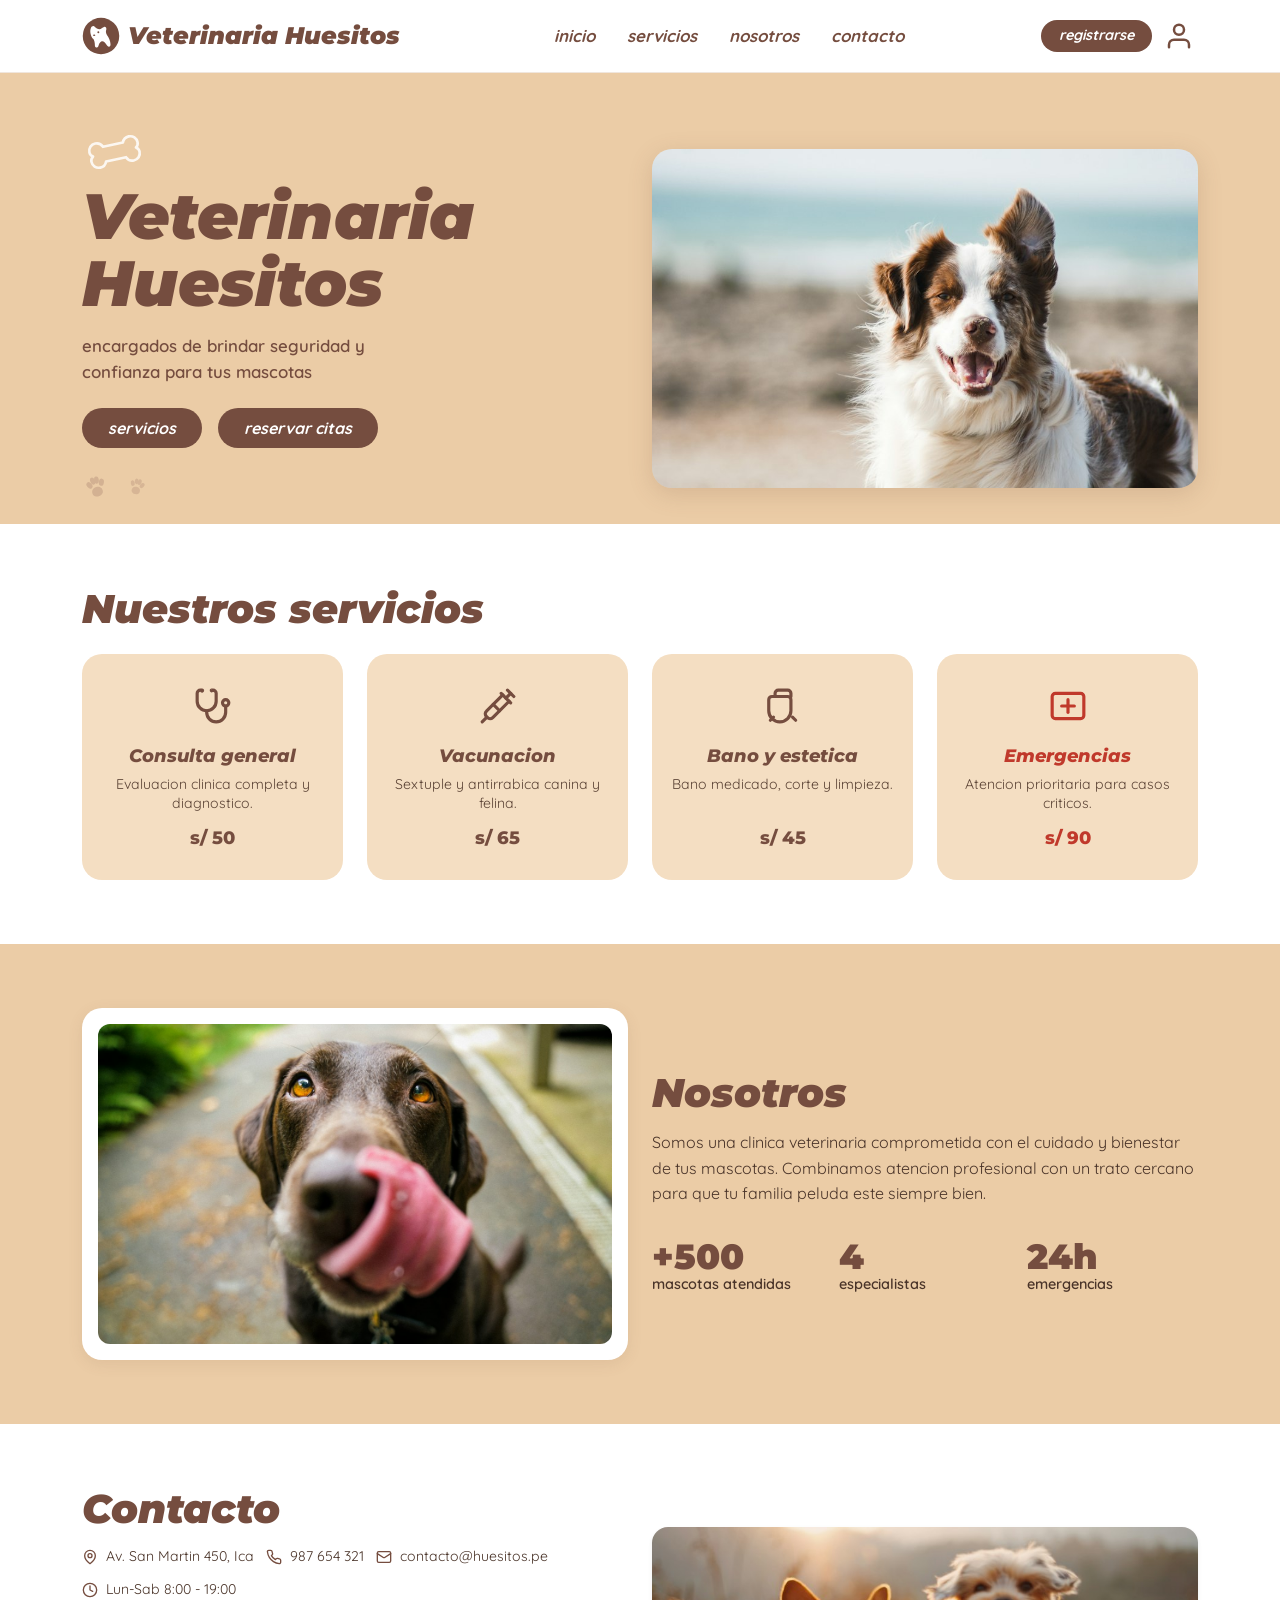
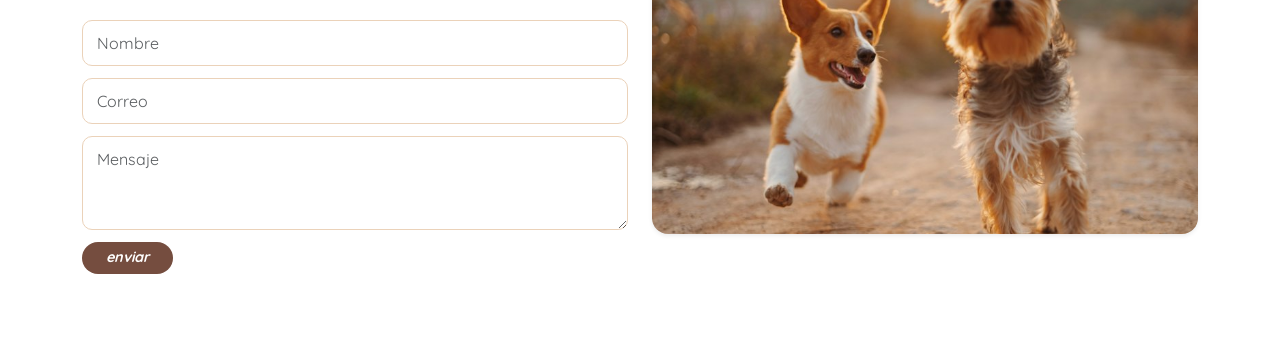
<file: src/main/resources/static/recepcionista.html>
<!DOCTYPE html>
<html lang="es">
<head>
    <meta charset="UTF-8">
    <meta name="viewport" content="width=device-width, initial-scale=1.0">
    <title>Veterinaria - Panel de Recepcionista</title>
    <link href="https://fonts.googleapis.com/css2?family=Montserrat:ital,wght@0,600;0,700;0,800;1,800&family=Quicksand:wght@500;600;700&display=swap" rel="stylesheet">
    <link href="https://cdn.jsdelivr.net/npm/bootstrap@5.3.2/dist/css/bootstrap.min.css" rel="stylesheet">
    <link href="css/recepcionista.css" rel="stylesheet">
</head>
<body>

<nav class="navbar navbar-panel">
    <div class="container-fluid">
        <div class="d-flex align-items-center">
            <span class="navbar-brand font-brand mb-0 h1">Veterinaria Huesitos</span>
            <span class="brand-badge ms-2">Recepcion</span>
        </div>
        <div class="d-flex align-items-center">
            <a href="index.html" class="btn btn-outline-custom btn-sm me-3">Inicio</a>
            <button class="btn btn-emergency-custom btn-sm me-3" onclick="abrirModalEmergenciaExpress()">+ Ingreso de Emergencia Express (Triage)</button>
            <span class="me-3 fw-bold" id="usuarioNombre">Recepcionista</span>
            <button class="btn btn-outline-custom btn-sm" onclick="logout()">Cerrar Sesion</button>
        </div>
    </div>
</nav>

<div class="container mt-4">
    <ul class="nav nav-pills nav-pills-custom mb-3" id="pills-tab" role="tablist">
        <li class="nav-item" role="presentation">
            <button class="nav-link active" id="tab-clientes" data-bs-toggle="pill" data-bs-target="#pills-clientes" type="button" role="tab">Clientes y Mascotas</button>
        </li>
        <li class="nav-item" role="presentation">
            <button class="nav-link" id="tab-citas" data-bs-toggle="pill" data-bs-target="#pills-citas" type="button" role="tab">Gestionar Citas</button>
        </li>
        <li class="nav-item" role="presentation">
            <button class="nav-link" id="tab-servicios" data-bs-toggle="pill" data-bs-target="#pills-servicios" type="button" role="tab">Servicios Disponibles</button>
        </li>
        <li class="nav-item" role="presentation">
            <button class="nav-link" id="tab-consultas" data-bs-toggle="pill" data-bs-target="#pills-consultas" type="button" role="tab">Atencion al Cliente</button>
        </li>
    </ul>

    <div class="tab-content" id="pills-tabContent">

        <!-- ================= PESTANA 1: CLIENTES Y MASCOTAS ================= -->
        <div class="tab-pane fade show active" id="pills-clientes" role="tabpanel">

            <!-- Alerta / Casos de Emergencia pendientes de regularizacion -->
            <div id="seccionEmergenciasPendientes" class="card-alerta-emergencia mb-4 d-none">
                <div class="panel-card-header d-flex justify-content-between align-items-center">
                    <h6 class="panel-card-title">Pacientes de Emergencia por Regularizar (Atendidos sin registro previo)</h6>
                    <span class="badge bg-light text-danger fw-bold" id="badgeTotalTemporales">0 pendientes</span>
                </div>
                <div class="p-4">
                    <p class="small text-muted mb-2">
                        Estas mascotas ingresaron por emergencia critica y ya estan recibiendo atencion medica. Complete los datos de su dueño una vez que se encuentre en recepcion.
                    </p>
                    <div class="table-responsive">
                        <table class="table table-custom table-sm table-hover mb-0">
                            <thead>
                                <tr>
                                    <th>ID Mascota</th>
                                    <th>Nombre Temporal</th>
                                    <th>Especie</th>
                                    <th>Raza</th>
                                    <th>Sexo</th>
                                    <th>Estado</th>
                                    <th>Accion</th>
                                </tr>
                            </thead>
                            <tbody id="tablaTemporalesPendientes"></tbody>
                        </table>
                    </div>
                </div>
            </div>

            <div class="panel-card mb-4">
                <div class="panel-card-header d-flex justify-content-between align-items-center">
                    <h5 class="panel-card-title">Registro y Consulta de Clientes</h5>
                    <div>
                        <button class="btn btn-primary-custom btn-sm" onclick="abrirModalClienteConMascota()">+ Registrar Cliente con Mascota</button>
                        <button class="btn btn-primary-custom btn-sm ms-2" onclick="abrirModalAgregarMascota()">+ Agregar Mascota a Cliente</button>
                    </div>
                </div>
                <div class="p-4">
                    <div class="row mb-3">
                        <div class="col-md-6">
                            <input type="text" id="filtroClientes" class="form-control" placeholder="Buscar por nombre, apellido o DNI..." onkeyup="filtrarClientes()">
                        </div>
                        <div class="col-md-6 text-end">
                            <button class="btn btn-outline-custom btn-sm" onclick="cargarClientes()">Refrescar</button>
                        </div>
                    </div>
                    <div class="table-responsive">
                        <table class="table table-custom table-hover">
                            <thead>
                                <tr>
                                    <th>ID</th>
                                    <th>Nombres y Apellidos</th>
                                    <th>DNI</th>
                                    <th>Telefono</th>
                                    <th>Email</th>
                                    <th>Direccion</th>
                                    <th>Acciones</th>
                                </tr>
                            </thead>
                            <tbody id="tablaClientes"></tbody>
                        </table>
                    </div>
                </div>
            </div>

            <div class="panel-card">
                <div class="panel-card-header d-flex justify-content-between align-items-center">
                    <h5 class="panel-card-title">Mascotas Registradas</h5>
                    <button class="btn btn-outline-custom btn-sm" onclick="cargarMascotas()">Refrescar</button>
                </div>
                <div class="p-4">
                    <div class="table-responsive">
                        <table class="table table-custom table-hover">
                            <thead>
                                <tr>
                                    <th>ID</th>
                                    <th>Nombre</th>
                                    <th>Especie</th>
                                    <th>Raza</th>
                                    <th>Sexo</th>
                                    <th>Peso (kg)</th>
                                    <th>Dueño (Cliente)</th>
                                    <th>Condicion</th>
                                    <th>Acciones</th>
                                </tr>
                            </thead>
                            <tbody id="tablaMascotas"></tbody>
                        </table>
                    </div>
                </div>
            </div>
        </div>

        <!-- ================= PESTANA 2: GESTIONAR CITAS ================= -->
        <div class="tab-pane fade" id="pills-citas" role="tabpanel">
            <div class="panel-card mb-4">
                <div class="panel-card-header d-flex justify-content-between align-items-center">
                    <h5 class="panel-card-title">Agenda de Citas Veterinarias</h5>
                    <div>
                        <button class="btn btn-emergency-custom btn-sm" onclick="abrirModalEmergenciaExpress()">+ Emergencia Express</button>
                        <button class="btn btn-primary-custom btn-sm ms-2" onclick="abrirModalProgramarCita()">+ Programar Cita</button>
                        <button class="btn btn-outline-custom btn-sm ms-2" onclick="verColaCitas()">Ver Cola en Espera</button>
                    </div>
                </div>
                <div class="p-4">
                    <div class="row mb-3">
                        <div class="col-md-3">
                            <label class="form-label small">Filtrar por Fecha:</label>
                            <input type="date" id="filtroFechaCita" class="form-control form-control-sm" onchange="cargarCitas()">
                        </div>
                        <div class="col-md-3">
                            <label class="form-label small">Filtrar por Estado:</label>
                            <select id="filtroEstadoCita" class="form-select form-select-sm" onchange="cargarCitas()">
                                <option value="">Todos</option>
                                <option value="PROGRAMADA">PROGRAMADA</option>
                                <option value="ATENDIDA">ATENDIDA</option>
                                <option value="CANCELADA">CANCELADA</option>
                            </select>
                        </div>
                        <div class="col-md-6 text-end align-self-end">
                            <button class="btn btn-outline-custom btn-sm" onclick="cargarCitas()">Refrescar Citas</button>
                        </div>
                    </div>
                    <div class="table-responsive">
                        <table class="table table-custom table-hover">
                            <thead>
                                <tr>
                                    <th>ID</th>
                                    <th>Fecha</th>
                                    <th>Hora</th>
                                    <th>Mascota</th>
                                    <th>Servicio</th>
                                    <th>Veterinario</th>
                                    <th>Prioridad</th>
                                    <th>Contacto</th>
                                    <th>Estado</th>
                                    <th>Motivo</th>
                                    <th>Acciones</th>
                                </tr>
                            </thead>
                            <tbody id="tablaCitas"></tbody>
                        </table>
                    </div>
                </div>
            </div>

            <!-- Cola FIFO / Deque -->
            <div id="seccionCola" class="panel-card d-none mb-4">
                <div class="panel-card-header d-flex justify-content-between align-items-center">
                    <h6 class="panel-card-title">Cola de Citas Pendientes (Estructura de Datos Deque)</h6>
                    <button type="button" class="btn-close" onclick="document.getElementById('seccionCola').classList.add('d-none')"></button>
                </div>
                <div class="p-4">
                    <p class="text-muted small">Las citas de emergencia tienen prioridad y se ordenan al inicio de la atencion.</p>
                    <table class="table table-custom table-sm">
                        <thead>
                            <tr>
                                <th>Posicion</th>
                                <th>Prioridad</th>
                                <th>Fecha</th>
                                <th>Hora</th>
                                <th>Mascota</th>
                                <th>Servicio</th>
                                <th>Contacto</th>
                                <th>Estado</th>
                            </tr>
                        </thead>
                        <tbody id="tablaColaCitas"></tbody>
                    </table>
                </div>
            </div>
        </div>

        <!-- ================= PESTANA 3: SERVICIOS DISPONIBLES ================= -->
        <div class="tab-pane fade" id="pills-servicios" role="tabpanel">
            <div class="panel-card">
                <div class="panel-card-header d-flex justify-content-between align-items-center">
                    <h5 class="panel-card-title">Catalogo de Servicios de la Veterinaria</h5>
                    <button class="btn btn-outline-custom btn-sm" onclick="cargarServicios()">Refrescar</button>
                </div>
                <div class="p-4">
                    <div class="table-responsive">
                        <table class="table table-custom table-hover">
                            <thead>
                                <tr>
                                    <th>ID</th>
                                    <th>Nombre del Servicio</th>
                                    <th>Descripcion</th>
                                    <th>Duracion Estimada</th>
                                    <th>Precio (S/)</th>
                                </tr>
                            </thead>
                            <tbody id="tablaServicios"></tbody>
                        </table>
                    </div>
                </div>
            </div>
        </div>

        <!-- ================= PESTANA 4: ATENCION AL CLIENTE ================= -->
        <div class="tab-pane fade" id="pills-consultas" role="tabpanel">
            <div class="panel-card">
                <div class="panel-card-header d-flex justify-content-between align-items-center">
                    <h5 class="panel-card-title">Consultas de Atencion al Cliente</h5>
                    <div>
                        <select id="filtroEstadoConsulta" class="form-select form-select-sm d-inline-block w-auto" onchange="cargarConsultas()">
                            <option value="">Todas las consultas</option>
                            <option value="PENDIENTE">PENDIENTE</option>
                            <option value="RESPONDIDA">RESPONDIDA</option>
                        </select>
                        <button class="btn btn-outline-custom btn-sm ms-2" onclick="cargarConsultas()">Refrescar</button>
                    </div>
                </div>
                <div class="p-4">
                    <div class="table-responsive">
                        <table class="table table-custom table-hover">
                            <thead>
                                <tr>
                                    <th>ID</th>
                                    <th>Fecha</th>
                                    <th>Cliente</th>
                                    <th>Asunto</th>
                                    <th>Mensaje del Cliente</th>
                                    <th>Estado</th>
                                    <th>Respuesta Entregada</th>
                                    <th>Acciones</th>
                                </tr>
                            </thead>
                            <tbody id="tablaConsultas"></tbody>
                        </table>
                    </div>
                </div>
            </div>
        </div>

    </div>
</div>

<!-- ================= MODAL: INGRESO DE EMERGENCIA EXPRESS (TRIAGE RAPIDO) ================= -->
<div class="modal fade" id="modalEmergenciaExpress" tabindex="-1">
    <div class="modal-dialog">
        <div class="modal-content modal-content-custom">
            <div class="modal-header-custom">
                <h5 class="modal-title fw-bold">Triage de Emergencia Express (Atencion Inmediata)</h5>
                <button type="button" class="btn-close" data-bs-dismiss="modal"></button>
            </div>
            <div class="modal-body">
                <p class="small text-muted mb-3">
                    Ingrese solo los datos esenciales para estabilizar al paciente de inmediato. Los datos formales del dueño se registraran despues.
                </p>
                <form id="formEmergenciaExpress">
                    <div class="row g-2 mb-2">
                        <div class="col-md-6">
                            <label class="form-label small fw-bold">Especie *</label>
                            <select id="em_exp_especie" class="form-select" required>
                                <option value="Perro">Perro (Canino)</option>
                                <option value="Gato">Gato (Felino)</option>
                                <option value="Otro">Otro</option>
                            </select>
                        </div>
                        <div class="col-md-6">
                            <label class="form-label small fw-bold">Sexo</label>
                            <select id="em_exp_sexo" class="form-select">
                                <option value="M">Macho</option>
                                <option value="H">Hembra</option>
                            </select>
                        </div>
                    </div>
                    <div class="mb-2">
                        <label class="form-label small fw-bold">Nombre o Referencia Temporal</label>
                        <input type="text" id="em_exp_nombre" class="form-control" placeholder="Ej: Canino mestizo atropellado, o nombre si lo sabe">
                    </div>
                    <div class="mb-2">
                        <label class="form-label small fw-bold">Motivo Urgente / Sintomas Criticos *</label>
                        <textarea id="em_exp_motivo" class="form-control" rows="2" placeholder="Ej: Atropello en Av Principal, hemorragia, convulsion..." required></textarea>
                    </div>
                    <div class="mb-3">
                        <label class="form-label small fw-bold">Contacto Rapido (Nombre y/o Celular)</label>
                        <input type="text" id="em_exp_contacto" class="form-control" placeholder="Ej: Vecino Carlos 987654321 (quien lo trajo)">
                    </div>
                    <div class="text-end">
                        <button type="button" class="btn btn-outline-custom" data-bs-dismiss="modal">Cancelar</button>
                        <button type="submit" class="btn btn-emergency-custom fw-bold ms-2">Ingresar a Urgencias Ya</button>
                    </div>
                </form>
            </div>
        </div>
    </div>
</div>

<!-- ================= MODAL: REGULARIZAR PACIENTE DE EMERGENCIA ================= -->
<div class="modal fade" id="modalRegularizarPaciente" tabindex="-1">
    <div class="modal-dialog modal-lg">
        <div class="modal-content modal-content-custom">
            <div class="modal-header-custom">
                <h5 class="modal-title">Regularizar Paciente Atendido por Emergencia</h5>
                <button type="button" class="btn-close" data-bs-dismiss="modal"></button>
            </div>
            <div class="modal-body">
                <form id="formRegularizarPaciente">
                    <input type="hidden" id="reg_id_mascota">

                    <div class="alert alert-info py-2 small mb-3">
                        Asocie esta mascota a su dueño definitivo para que conserve todo el historial medico y atenciones registradas durante la urgencia.
                    </div>

                    <h6 class="fw-bold mb-2" style="color: var(--color-primario);">Datos Definitivos de la Mascota</h6>
                    <div class="row g-2 mb-3">
                        <div class="col-md-4">
                            <label class="form-label small">Nombre Real de la Mascota *</label>
                            <input type="text" id="reg_nombre" class="form-control" required>
                        </div>
                        <div class="col-md-3">
                            <label class="form-label small">Raza</label>
                            <input type="text" id="reg_raza" class="form-control">
                        </div>
                        <div class="col-md-2">
                            <label class="form-label small">Sexo *</label>
                            <select id="reg_sexo" class="form-select" required>
                                <option value="M">Macho</option>
                                <option value="H">Hembra</option>
                            </select>
                        </div>
                        <div class="col-md-3">
                            <label class="form-label small">Fecha Nacimiento</label>
                            <input type="date" id="reg_fecha" class="form-control">
                        </div>
                    </div>

                    <h6 class="fw-bold mb-2" style="color: var(--color-primario);">Asignacion del Dueño (Cliente)</h6>
                    <div class="mb-3">
                        <div class="form-check form-check-inline">
                            <input class="form-check-input" type="radio" name="tipoClienteRadio" id="radioExistente" value="EXISTENTE" checked onchange="toggleTipoCliente()">
                            <label class="form-check-label" for="radioExistente">Cliente ya registrado en el sistema</label>
                        </div>
                        <div class="form-check form-check-inline">
                            <input class="form-check-input" type="radio" name="tipoClienteRadio" id="radioNuevo" value="NUEVO" onchange="toggleTipoCliente()">
                            <label class="form-check-label" for="radioNuevo">Registrar nuevo cliente ahora</label>
                        </div>
                    </div>

                    <!-- Seccion Cliente Existente -->
                    <div id="seccionClienteExistente" class="mb-3">
                        <label class="form-label small fw-bold">Seleccionar Cliente Registrado *</label>
                        <select id="reg_cliente_existente" class="form-select"></select>
                    </div>

                    <!-- Seccion Nuevo Cliente -->
                    <div id="seccionNuevoCliente" class="d-none border p-3 rounded mb-3" style="background: var(--color-primario-light);">
                        <div class="row g-2 mb-2">
                            <div class="col-md-6">
                                <label class="form-label small">Nombres *</label>
                                <input type="text" id="reg_cli_nombres" class="form-control">
                            </div>
                            <div class="col-md-6">
                                <label class="form-label small">Apellidos *</label>
                                <input type="text" id="reg_cli_apellidos" class="form-control">
                            </div>
                        </div>
                        <div class="row g-2 mb-2">
                            <div class="col-md-4">
                                <label class="form-label small">DNI (8 dígitos) *</label>
                                <input type="text" id="reg_cli_dni" class="form-control" maxlength="8" pattern="\d{8}" inputmode="numeric" oninput="this.value = this.value.replace(/\D/g, '').slice(0, 8)">
                            </div>
                            <div class="col-md-4">
                                <label class="form-label small">Celular / Teléfono</label>
                                <input type="tel" id="reg_cli_telefono" class="form-control" maxlength="9" pattern="\d{9}" inputmode="numeric" placeholder="Ej: 919430986" oninput="this.value = this.value.replace(/\D/g, '').slice(0, 9)">
                            </div>
                            <div class="col-md-4">
                                <label class="form-label small">Email *</label>
                                <input type="email" id="reg_cli_email" class="form-control">
                            </div>
                        </div>
                        <div class="row g-2">
                            <div class="col-md-8">
                                <label class="form-label small">Direccion</label>
                                <input type="text" id="reg_cli_direccion" class="form-control">
                            </div>
                            <div class="col-md-4">
                                <label class="form-label small">Contrasena de Acceso *</label>
                                <input type="password" id="reg_cli_password" class="form-control">
                            </div>
                        </div>
                    </div>

                    <div class="text-end">
                        <button type="button" class="btn btn-outline-custom" data-bs-dismiss="modal">Cancelar</button>
                        <button type="submit" class="btn btn-primary-custom ms-2">Guardar y Regularizar Paciente</button>
                    </div>
                </form>
            </div>
        </div>
    </div>
</div>

<!-- ================= MODAL: REGISTRAR CLIENTE CON MASCOTA ================= -->
<div class="modal fade" id="modalClienteConMascota" tabindex="-1">
    <div class="modal-dialog modal-lg">
        <div class="modal-content modal-content-custom">
            <div class="modal-header-custom">
                <h5 class="modal-title">Registrar Nuevo Cliente con Mascota</h5>
                <button type="button" class="btn-close" data-bs-dismiss="modal"></button>
            </div>
            <div class="modal-body">
                <form id="formClienteMascota">
                    <h6 class="fw-bold mb-3" style="color: var(--color-primario);">Datos del Cliente (Dueño)</h6>
                    <div class="row g-2 mb-2">
                        <div class="col-md-6">
                            <label class="form-label small">Nombres *</label>
                            <input type="text" id="cm_nombres" class="form-control" required>
                        </div>
                        <div class="col-md-6">
                            <label class="form-label small">Apellidos *</label>
                            <input type="text" id="cm_apellidos" class="form-control" required>
                        </div>
                    </div>
                    <div class="row g-2 mb-2">
                        <div class="col-md-4">
                            <label class="form-label small">DNI (8 dígitos) *</label>
                            <input type="text" id="cm_dni" class="form-control" maxlength="8" pattern="\d{8}" inputmode="numeric" oninput="this.value = this.value.replace(/\D/g, '').slice(0, 8)" required>
                        </div>
                        <div class="col-md-4">
                            <label class="form-label small">Celular / Teléfono</label>
                            <input type="tel" id="cm_telefono" class="form-control" maxlength="9" pattern="\d{9}" inputmode="numeric" placeholder="Ej: 919430986" oninput="this.value = this.value.replace(/\D/g, '').slice(0, 9)">
                        </div>
                        <div class="col-md-4">
                            <label class="form-label small">Email *</label>
                            <input type="email" id="cm_email" class="form-control" required>
                        </div>
                    </div>
                    <div class="row g-2 mb-3">
                        <div class="col-md-8">
                            <label class="form-label small">Direccion</label>
                            <input type="text" id="cm_direccion" class="form-control">
                        </div>
                        <div class="col-md-4">
                            <label class="form-label small">Contrasena de Acceso *</label>
                            <input type="password" id="cm_password" class="form-control" required>
                        </div>
                    </div>

                    <h6 class="fw-bold mb-3" style="color: var(--color-primario);">Datos de la Mascota</h6>
                    <div class="row g-2 mb-2">
                        <div class="col-md-4">
                            <label class="form-label small">Nombre de la Mascota *</label>
                            <input type="text" id="cm_mascota_nombre" class="form-control" required>
                        </div>
                        <div class="col-md-4">
                            <label class="form-label small">Especie (ej: Perro, Gato) *</label>
                            <input type="text" id="cm_mascota_especie" class="form-control" required>
                        </div>
                        <div class="col-md-4">
                            <label class="form-label small">Raza</label>
                            <input type="text" id="cm_mascota_raza" class="form-control">
                        </div>
                    </div>
                    <div class="row g-2 mb-3">
                        <div class="col-md-4">
                            <label class="form-label small">Sexo *</label>
                            <select id="cm_mascota_sexo" class="form-select" required>
                                <option value="M">Macho (M)</option>
                                <option value="H">Hembra (H)</option>
                            </select>
                        </div>
                        <div class="col-md-4">
                            <label class="form-label small">Fecha de Nacimiento</label>
                            <input type="date" id="cm_mascota_fecha" class="form-control">
                        </div>
                        <div class="col-md-4">
                            <label class="form-label small">Peso (kg)</label>
                            <input type="number" step="0.1" id="cm_mascota_peso" class="form-control">
                        </div>
                    </div>

                    <div class="text-end">
                        <button type="button" class="btn btn-outline-custom" data-bs-dismiss="modal">Cancelar</button>
                        <button type="submit" class="btn btn-primary-custom ms-2">Registrar Cliente y Mascota</button>
                    </div>
                </form>
            </div>
        </div>
    </div>
</div>

<!-- ================= MODAL: AGREGAR MASCOTA A CLIENTE EXISTENTE ================= -->
<div class="modal fade" id="modalAgregarMascota" tabindex="-1">
    <div class="modal-dialog">
        <div class="modal-content modal-content-custom">
            <div class="modal-header-custom">
                <h5 class="modal-title">Agregar Mascota a Cliente</h5>
                <button type="button" class="btn-close" data-bs-dismiss="modal"></button>
            </div>
            <div class="modal-body">
                <form id="formNuevaMascota">
                    <div class="mb-3">
                        <label class="form-label small">Seleccionar Cliente Dueño *</label>
                        <select id="m_cliente" class="form-select" required></select>
                    </div>
                    <div class="row g-2 mb-2">
                        <div class="col-md-6">
                            <label class="form-label small">Nombre de la Mascota *</label>
                            <input type="text" id="m_nombre" class="form-control" required>
                        </div>
                        <div class="col-md-6">
                            <label class="form-label small">Especie *</label>
                            <input type="text" id="m_especie" class="form-control" placeholder="Perro, Gato, etc." required>
                        </div>
                    </div>
                    <div class="row g-2 mb-2">
                        <div class="col-md-6">
                            <label class="form-label small">Raza</label>
                            <input type="text" id="m_raza" class="form-control">
                        </div>
                        <div class="col-md-6">
                            <label class="form-label small">Sexo *</label>
                            <select id="m_sexo" class="form-select" required>
                                <option value="M">Macho (M)</option>
                                <option value="H">Hembra (H)</option>
                            </select>
                        </div>
                    </div>
                    <div class="row g-2 mb-3">
                        <div class="col-md-6">
                            <label class="form-label small">Fecha de Nacimiento</label>
                            <input type="date" id="m_fecha" class="form-control">
                        </div>
                        <div class="col-md-6">
                            <label class="form-label small">Peso (kg)</label>
                            <input type="number" step="0.1" id="m_peso" class="form-control">
                        </div>
                    </div>
                    <div class="text-end">
                        <button type="button" class="btn btn-outline-custom" data-bs-dismiss="modal">Cancelar</button>
                        <button type="submit" class="btn btn-primary-custom ms-2">Guardar Mascota</button>
                    </div>
                </form>
            </div>
        </div>
    </div>
</div>

<!-- ================= MODAL: PROGRAMAR CITA ================= -->
<div class="modal fade" id="modalProgramarCita" tabindex="-1">
    <div class="modal-dialog">
        <div class="modal-content modal-content-custom">
            <div class="modal-header-custom">
                <h5 class="modal-title">Programar Cita Veterinaria</h5>
                <button type="button" class="btn-close" data-bs-dismiss="modal"></button>
            </div>
            <div class="modal-body">
                <form id="formProgramarCita">
                    <div class="mb-3">
                        <label class="form-label small">Mascota *</label>
                        <select id="cita_mascota" class="form-select" required></select>
                    </div>
                    <div class="mb-3">
                        <label class="form-label small">Servicio *</label>
                        <select id="cita_servicio" class="form-select" required></select>
                    </div>
                    <div class="mb-3">
                        <label class="form-label small">Veterinario (Opcional)</label>
                        <select id="cita_veterinario" class="form-select">
                            <option value="">Por asignar / Sin preferencia</option>
                        </select>
                    </div>
                    <div class="row g-2 mb-3">
                        <div class="col-md-6">
                            <label class="form-label small">Fecha *</label>
                            <input type="date" id="cita_fecha" class="form-control" required>
                        </div>
                        <div class="col-md-6">
                            <label class="form-label small">Hora *</label>
                            <input type="time" id="cita_hora" class="form-control" required>
                        </div>
                    </div>
                    <div class="mb-3">
                        <label class="form-label small">Motivo de la Cita</label>
                        <textarea id="cita_motivo" class="form-control" rows="2" placeholder="Sintomas, motivo o revision requerida..."></textarea>
                    </div>
                    <div class="form-check mb-3">
                        <input class="form-check-input" type="checkbox" id="cita_es_emergencia">
                        <label class="form-check-label fw-bold text-danger" for="cita_es_emergencia">
                            Marcar como Cita de Emergencia (Prioridad al inicio de la cola)
                        </label>
                    </div>
                    <div class="text-end">
                        <button type="button" class="btn btn-outline-custom" data-bs-dismiss="modal">Cancelar</button>
                        <button type="submit" class="btn btn-primary-custom ms-2">Programar Cita</button>
                    </div>
                </form>
            </div>
        </div>
    </div>
</div>

<!-- ================= MODAL: REPROGRAMAR CITA ================= -->
<div class="modal fade" id="modalReprogramarCita" tabindex="-1">
    <div class="modal-dialog">
        <div class="modal-content modal-content-custom">
            <div class="modal-header-custom">
                <h5 class="modal-title">Modificar / Reprogramar Cita</h5>
                <button type="button" class="btn-close" data-bs-dismiss="modal"></button>
            </div>
            <div class="modal-body">
                <form id="formReprogramarCita">
                    <input type="hidden" id="reprog_id">
                    <input type="hidden" id="reprog_mascota_id">
                    <input type="hidden" id="reprog_servicio_id">
                    <div class="row g-2 mb-3">
                        <div class="col-md-6">
                            <label class="form-label small">Nueva Fecha *</label>
                            <input type="date" id="reprog_fecha" class="form-control" required>
                        </div>
                        <div class="col-md-6">
                            <label class="form-label small">Nueva Hora *</label>
                            <input type="time" id="reprog_hora" class="form-control" required>
                        </div>
                    </div>
                    <div class="mb-3">
                        <label class="form-label small">Veterinario</label>
                        <select id="reprog_veterinario" class="form-select">
                            <option value="">Sin preferencia</option>
                        </select>
                    </div>
                    <div class="mb-3">
                        <label class="form-label small">Motivo</label>
                        <textarea id="reprog_motivo" class="form-control" rows="2"></textarea>
                    </div>
                    <div class="text-end">
                        <button type="button" class="btn btn-outline-custom" data-bs-dismiss="modal">Cancelar</button>
                        <button type="submit" class="btn btn-primary-custom ms-2">Guardar Cambios</button>
                    </div>
                </form>
            </div>
        </div>
    </div>
</div>

<!-- ================= MODAL: RESPONDER CONSULTA DE CLIENTE ================= -->
<div class="modal fade" id="modalResponderConsulta" tabindex="-1">
    <div class="modal-dialog">
        <div class="modal-content modal-content-custom">
            <div class="modal-header-custom">
                <h5 class="modal-title">Atencion al Cliente - Responder Consulta</h5>
                <button type="button" class="btn-close" data-bs-dismiss="modal"></button>
            </div>
            <div class="modal-body">
                <input type="hidden" id="resp_id_consulta">
                <div class="mb-2">
                    <label class="form-label small fw-bold">Cliente:</label>
                    <div id="resp_cliente_info" class="p-2 rounded small" style="background: var(--color-primario-light);"></div>
                </div>
                <div class="mb-2">
                    <label class="form-label small fw-bold">Asunto:</label>
                    <div id="resp_asunto" class="p-2 rounded small" style="background: var(--color-primario-light);"></div>
                </div>
                <div class="mb-3">
                    <label class="form-label small fw-bold">Mensaje / Pregunta:</label>
                    <div id="resp_mensaje" class="p-2 rounded small" style="background: var(--color-primario-light);"></div>
                </div>
                <div class="mb-3">
                    <label class="form-label small fw-bold">Escribir Respuesta *</label>
                    <textarea id="resp_texto" class="form-control" rows="4" placeholder="Ingrese la respuesta clara sobre horarios, servicios o citas..." required></textarea>
                </div>
                <div class="text-end">
                    <button type="button" class="btn btn-outline-custom" data-bs-dismiss="modal">Cerrar</button>
                    <button type="button" class="btn btn-primary-custom ms-2" onclick="enviarRespuestaConsulta()">Enviar Respuesta</button>
                </div>
            </div>
        </div>
    </div>
</div>

<script src="https://cdn.jsdelivr.net/npm/bootstrap@5.3.2/dist/js/bootstrap.bundle.min.js"></script>
<script src="js/api.js"></script>
<script>
    const token = localStorage.getItem('token');
    const rol = localStorage.getItem('rol');
    if (!token || (rol !== 'RECEPCIONISTA' && rol !== 'ADMIN')) {
        window.location.href = 'index.html';
    }

    document.getElementById('usuarioNombre').innerText = (localStorage.getItem('nombre') || 'Recepcionista') + ' (' + rol + ')';

    let clientesGlobal = [];
    let mascotasGlobal = [];
    let temporalesGlobal = [];
    let serviciosGlobal = [];
    let veterinariosGlobal = [];
    let citasGlobal = [];
    let consultasGlobal = [];

    let modalClienteMascotaInst, modalAgregarMascotaInst, modalProgramarCitaInst, modalReprogramarInst, modalResponderInst;
    let modalEmergenciaExpInst, modalRegularizarInst;

    document.addEventListener("DOMContentLoaded", () => {
        modalClienteMascotaInst = new bootstrap.Modal(document.getElementById('modalClienteConMascota'));
        modalAgregarMascotaInst = new bootstrap.Modal(document.getElementById('modalAgregarMascota'));
        modalProgramarCitaInst = new bootstrap.Modal(document.getElementById('modalProgramarCita'));
        modalReprogramarInst = new bootstrap.Modal(document.getElementById('modalReprogramarCita'));
        modalResponderInst = new bootstrap.Modal(document.getElementById('modalResponderConsulta'));
        modalEmergenciaExpInst = new bootstrap.Modal(document.getElementById('modalEmergenciaExpress'));
        modalRegularizarInst = new bootstrap.Modal(document.getElementById('modalRegularizarPaciente'));

        cargarClientes();
        cargarMascotas();
        cargarTemporalesPendientes();
        cargarServicios();
        cargarVeterinarios();
        cargarCitas();
        cargarConsultas();

        // Recargar consultas automaticamente al hacer clic en la pestaña
        const tabConsultasBtn = document.getElementById('tab-consultas');
        if (tabConsultasBtn) {
            tabConsultasBtn.addEventListener('shown.bs.tab', () => {
                cargarConsultas();
            });
        }
    });

    // ================= CLIENTES Y MASCOTAS =================
    async function cargarClientes() {
        try {
            const data = await api.get('/usuarios?rol=CLIENTE');
            clientesGlobal = data || [];
            renderizarClientes(clientesGlobal);
            actualizarSelectClientes();
        } catch(e) {
            console.error(e);
        }
    }

    function renderizarClientes(lista) {
        let html = '';
        if (lista.length === 0) {
            html = '<tr><td colspan="7" class="text-center text-muted">No hay clientes registrados</td></tr>';
        } else {
            lista.forEach(c => {
                html += `<tr>
                    <td>${c.idUsuario}</td>
                    <td>${c.nombres} ${c.apellidos}</td>
                    <td>${c.dni}</td>
                    <td>${c.telefono || '-'}</td>
                    <td>${c.email}</td>
                    <td>${c.direccion || '-'}</td>
                    <td>
                        <button class="btn btn-primary-custom btn-sm" onclick="abrirAgregarMascotaDirecto(${c.idUsuario})">+ Mascota</button>
                    </td>
                </tr>`;
            });
        }
        document.getElementById('tablaClientes').innerHTML = html;
    }

    function filtrarClientes() {
        const query = document.getElementById('filtroClientes').value.toLowerCase().trim();
        const filtrados = clientesGlobal.filter(c =>
            c.nombres.toLowerCase().includes(query) ||
            c.apellidos.toLowerCase().includes(query) ||
            c.dni.includes(query) ||
            c.email.toLowerCase().includes(query)
        );
        renderizarClientes(filtrados);
    }

    async function cargarMascotas() {
        try {
            const data = await api.get('/mascotas');
            mascotasGlobal = data || [];
            renderizarMascotas(mascotasGlobal);
            actualizarSelectMascotas();
        } catch(e) {
            console.error(e);
        }
    }

    function renderizarMascotas(lista) {
        let html = '';
        if (lista.length === 0) {
            html = '<tr><td colspan="9" class="text-center text-muted">No hay mascotas registradas</td></tr>';
        } else {
            lista.forEach(m => {
                const esTemp = m.esTemporal;
                const condicionBadge = esTemp
                    ? '<span class="badge-status badge-status-cancelada">TEMPORAL (URGENCIA)</span>'
                    : '<span class="badge-status badge-status-atendida">REGISTRADO</span>';

                let accion = '';
                if (esTemp) {
                    accion = `<button class="btn btn-emergency-custom btn-sm" onclick="abrirModalRegularizar(${m.idMascota})">Regularizar Dueño</button>`;
                } else {
                    accion = `<button class="btn btn-outline-custom btn-sm" onclick="programarCitaParaMascota(${m.idMascota})">Cita</button>`;
                }

                html += `<tr class="${esTemp ? 'table-warning' : ''}">
                    <td>${m.idMascota}</td>
                    <td><strong>${m.nombre}</strong></td>
                    <td>${m.especie}</td>
                    <td>${m.raza || '-'}</td>
                    <td>${m.sexo === 'M' ? 'Macho' : 'Hembra'}</td>
                    <td>${m.pesoKg ? m.pesoKg + ' kg' : '-'}</td>
                    <td>${m.nombreCliente || '<em class="text-danger">Pendiente de registro</em>'}</td>
                    <td>${condicionBadge}</td>
                    <td>${accion}</td>
                </tr>`;
            });
        }
        document.getElementById('tablaMascotas').innerHTML = html;
    }

    // ================= CASOS DE EMERGENCIA POR REGULARIZAR =================
    async function cargarTemporalesPendientes() {
        try {
            const data = await api.get('/emergencias/pendientes-regularizar');
            temporalesGlobal = data || [];
            const cont = document.getElementById('seccionEmergenciasPendientes');
            const badge = document.getElementById('badgeTotalTemporales');
            const tbody = document.getElementById('tablaTemporalesPendientes');

            if (!temporalesGlobal || temporalesGlobal.length === 0) {
                cont.classList.add('d-none');
            } else {
                cont.classList.remove('d-none');
                badge.innerText = temporalesGlobal.length + ' pendientes';
                let html = '';
                temporalesGlobal.forEach(m => {
                    html += `<tr>
                        <td><strong>#${m.idMascota}</strong></td>
                        <td>${m.nombre}</td>
                        <td>${m.especie}</td>
                        <td>${m.raza || 'No indicada'}</td>
                        <td>${m.sexo === 'M' ? 'Macho' : 'Hembra'}</td>
                        <td><span class="badge-status badge-status-cancelada">Sin Dueño Registrado</span></td>
                        <td>
                            <button class="btn btn-primary-custom btn-sm" onclick="abrirModalRegularizar(${m.idMascota})">Regularizar Dueño</button>
                        </td>
                    </tr>`;
                });
                tbody.innerHTML = html;
            }
        } catch(e) {
            console.error(e);
        }
    }

    function abrirModalEmergenciaExpress() {
        document.getElementById('formEmergenciaExpress').reset();
        modalEmergenciaExpInst.show();
    }

    document.getElementById('formEmergenciaExpress').addEventListener('submit', async (e) => {
        e.preventDefault();
        const payload = {
            especie: document.getElementById('em_exp_especie').value,
            sexo: document.getElementById('em_exp_sexo').value,
            nombreTemporal: document.getElementById('em_exp_nombre').value.trim(),
            motivoUrgencia: document.getElementById('em_exp_motivo').value.trim(),
            contactoEmergencia: document.getElementById('em_exp_contacto').value.trim()
        };

        try {
            const citaCreada = await api.post('/emergencias/ingreso-express', payload);
            alert('Paciente ingresado de inmediato a urgencias y situado al frente de la cola de atencion.');
            modalEmergenciaExpInst.hide();
            cargarMascotas();
            cargarTemporalesPendientes();
            cargarCitas();
        } catch(err) {
            // Manejado en api.js
        }
    });

    function abrirModalRegularizar(idMascota) {
        const pet = mascotasGlobal.find(m => m.idMascota === idMascota) || temporalesGlobal.find(m => m.idMascota === idMascota);
        if (!pet) return;

        document.getElementById('formRegularizarPaciente').reset();
        document.getElementById('reg_id_mascota').value = pet.idMascota;
        document.getElementById('reg_nombre').value = pet.nombre.replace('Paciente Urgente NN', '');
        document.getElementById('reg_raza').value = pet.raza !== 'No especificada' ? pet.raza : '';
        document.getElementById('reg_sexo').value = pet.sexo || 'M';

        document.getElementById('radioExistente').checked = true;
        toggleTipoCliente();

        modalRegularizarInst.show();
    }

    function toggleTipoCliente() {
        const esExistente = document.getElementById('radioExistente').checked;
        if (esExistente) {
            document.getElementById('seccionClienteExistente').classList.remove('d-none');
            document.getElementById('seccionNuevoCliente').classList.add('d-none');
        } else {
            document.getElementById('seccionClienteExistente').classList.add('d-none');
            document.getElementById('seccionNuevoCliente').classList.remove('d-none');
        }
    }

    document.getElementById('formRegularizarPaciente').addEventListener('submit', async (e) => {
        e.preventDefault();
        const idMascota = parseInt(document.getElementById('reg_id_mascota').value);
        const esExistente = document.getElementById('radioExistente').checked;

        let payload = {
            idMascota: idMascota,
            nombreDefinitivo: document.getElementById('reg_nombre').value.trim(),
            raza: document.getElementById('reg_raza').value.trim(),
            sexo: document.getElementById('reg_sexo').value,
            fechaNacimiento: document.getElementById('reg_fecha').value || null
        };

        if (esExistente) {
            const idCli = document.getElementById('reg_cliente_existente').value;
            if (!idCli) {
                alert('Seleccione un cliente registrado.');
                return;
            }
            payload.idClienteExistente = parseInt(idCli);
        } else {
            payload.nuevoCliente = {
                nombres: document.getElementById('reg_cli_nombres').value.trim(),
                apellidos: document.getElementById('reg_cli_apellidos').value.trim(),
                dni: document.getElementById('reg_cli_dni').value.trim(),
                telefono: document.getElementById('reg_cli_telefono').value.trim(),
                email: document.getElementById('reg_cli_email').value.trim(),
                direccion: document.getElementById('reg_cli_direccion').value.trim(),
                password: document.getElementById('reg_cli_password').value
            };
        }

        try {
            await api.post('/emergencias/regularizar', payload);
            alert('Paciente regularizado exitosamente. Ahora esta formalmente vinculado a su dueño.');
            modalRegularizarInst.hide();
            cargarClientes();
            cargarMascotas();
            cargarTemporalesPendientes();
            cargarCitas();
        } catch(err) {
            // Manejado en api.js
        }
    });

    function actualizarSelectClientes() {
        const sel = document.getElementById('m_cliente');
        const selReg = document.getElementById('reg_cliente_existente');
        sel.innerHTML = '<option value="">Seleccione un cliente...</option>';
        selReg.innerHTML = '<option value="">Seleccione un cliente...</option>';

        clientesGlobal.forEach(c => {
            const opt = `<option value="${c.idUsuario}">${c.nombres} ${c.apellidos} (DNI: ${c.dni})</option>`;
            sel.innerHTML += opt;
            selReg.innerHTML += opt;
        });
    }

    function actualizarSelectMascotas() {
        const sel = document.getElementById('cita_mascota');
        sel.innerHTML = '<option value="">Seleccione una mascota...</option>';
        mascotasGlobal.forEach(m => {
            sel.innerHTML += `<option value="${m.idMascota}">${m.nombre} (${m.especie}) - Dueño: ${m.nombreCliente || m.idCliente || 'Temporal'}</option>`;
        });
    }

    function abrirModalClienteConMascota() {
        document.getElementById('formClienteMascota').reset();
        modalClienteMascotaInst.show();
    }

    document.getElementById('formClienteMascota').addEventListener('submit', async (e) => {
        e.preventDefault();
        const payload = {
            cliente: {
                nombres: document.getElementById('cm_nombres').value.trim(),
                apellidos: document.getElementById('cm_apellidos').value.trim(),
                dni: document.getElementById('cm_dni').value.trim(),
                telefono: document.getElementById('cm_telefono').value.trim(),
                direccion: document.getElementById('cm_direccion').value.trim(),
                email: document.getElementById('cm_email').value.trim(),
                password: document.getElementById('cm_password').value
            },
            mascota: {
                nombre: document.getElementById('cm_mascota_nombre').value.trim(),
                especie: document.getElementById('cm_mascota_especie').value.trim(),
                raza: document.getElementById('cm_mascota_raza').value.trim(),
                sexo: document.getElementById('cm_mascota_sexo').value,
                fechaNacimiento: document.getElementById('cm_mascota_fecha').value || null,
                pesoKg: document.getElementById('cm_mascota_peso').value ? parseFloat(document.getElementById('cm_mascota_peso').value) : null
            }
        };

        try {
            await api.post('/usuarios/cliente-con-mascota', payload);
            alert('Cliente y mascota registrados con exito.');
            modalClienteMascotaInst.hide();
            cargarClientes();
            cargarMascotas();
        } catch(err) {
            // Manejado en api.js
        }
    });

    function abrirModalAgregarMascota() {
        document.getElementById('formNuevaMascota').reset();
        modalAgregarMascotaInst.show();
    }

    function abrirAgregarMascotaDirecto(idCliente) {
        document.getElementById('formNuevaMascota').reset();
        document.getElementById('m_cliente').value = idCliente;
        modalAgregarMascotaInst.show();
    }

    document.getElementById('formNuevaMascota').addEventListener('submit', async (e) => {
        e.preventDefault();
        const payload = {
            idCliente: parseInt(document.getElementById('m_cliente').value),
            nombre: document.getElementById('m_nombre').value.trim(),
            especie: document.getElementById('m_especie').value.trim(),
            raza: document.getElementById('m_raza').value.trim(),
            sexo: document.getElementById('m_sexo').value,
            fechaNacimiento: document.getElementById('m_fecha').value || null,
            pesoKg: document.getElementById('m_peso').value ? parseFloat(document.getElementById('m_peso').value) : null
        };

        try {
            await api.post('/mascotas', payload);
            alert('Mascota agregada con exito.');
            modalAgregarMascotaInst.hide();
            cargarMascotas();
        } catch(err) {
            // Manejado en api.js
        }
    });

    // ================= SERVICIOS Y VETERINARIOS =================
    async function cargarServicios() {
        try {
            const data = await api.get('/servicios');
            serviciosGlobal = data || [];
            let html = '';
            const sel = document.getElementById('cita_servicio');
            sel.innerHTML = '<option value="">Seleccione servicio...</option>';

            serviciosGlobal.forEach(s => {
                html += `<tr>
                    <td>${s.idServicio}</td>
                    <td><strong>${s.nombre}</strong></td>
                    <td>${s.descripcion || '-'}</td>
                    <td>${s.duracionMin ? s.duracionMin + ' min' : '-'}</td>
                    <td><strong>S/ ${parseFloat(s.precio).toFixed(2)}</strong></td>
                </tr>`;
                sel.innerHTML += `<option value="${s.idServicio}">${s.nombre} - S/ ${parseFloat(s.precio).toFixed(2)}</option>`;
            });
            document.getElementById('tablaServicios').innerHTML = html;
        } catch(e) {
            console.error(e);
        }
    }

    async function cargarVeterinarios() {
        try {
            const data = await api.get('/usuarios?rol=VETERINARIO');
            veterinariosGlobal = data || [];
            const sel1 = document.getElementById('cita_veterinario');
            const sel2 = document.getElementById('reprog_veterinario');
            sel1.innerHTML = '<option value="">Por asignar / Sin preferencia</option>';
            sel2.innerHTML = '<option value="">Sin preferencia</option>';

            veterinariosGlobal.forEach(v => {
                const opt = `<option value="${v.idUsuario}">${v.nombres} ${v.apellidos}</option>`;
                sel1.innerHTML += opt;
                sel2.innerHTML += opt;
            });
        } catch(e) {
            console.error(e);
        }
    }

    // ================= GESTION DE CITAS =================
    async function cargarCitas() {
        try {
            const fecha = document.getElementById('filtroFechaCita').value;
            const estado = document.getElementById('filtroEstadoCita').value;
            let url = '/citas?';
            if (fecha) url += 'fecha=' + fecha + '&';
            if (estado) url += 'estado=' + estado + '&';

            const data = await api.get(url);
            citasGlobal = data || [];
            renderizarCitas(citasGlobal);
        } catch(e) {
            console.error(e);
        }
    }

    function renderizarCitas(lista) {
        let html = '';
        if (lista.length === 0) {
            html = '<tr><td colspan="11" class="text-center text-muted">No hay citas encontradas</td></tr>';
        } else {
            lista.forEach(c => {
                const estadoBadge = c.estado === 'PROGRAMADA' ? 'badge-status-programada' : (c.estado === 'ATENDIDA' ? 'badge-status-atendida' : 'badge-status-cancelada');
                const prioridadBadge = c.esEmergencia ? '<span class="badge-status badge-prioridad-alta">EMERGENCIA</span>' : '<span class="badge-status badge-prioridad-baja">REGULAR</span>';

                let acciones = '-';
                if (c.estado === 'PROGRAMADA') {
                    acciones = `
                        <button class="btn btn-outline-custom btn-sm" onclick="abrirReprogramar(${c.idCita})">Reprogramar</button>
                        <button class="btn btn-emergency-custom btn-sm ms-1" onclick="cancelarCita(${c.idCita})">Cancelar</button>
                    `;
                }

                let vetCell = '';
                if (c.estado === 'PROGRAMADA') {
                    let vetOptions = '<option value="">-- Sin asignar --</option>';
                    veterinariosGlobal.forEach(v => {
                        const sel = (c.idVeterinario && Number(c.idVeterinario) === Number(v.idUsuario)) ? 'selected' : '';
                        vetOptions += `<option value="${v.idUsuario}" ${sel}>${escapeHtml(v.nombres)} ${escapeHtml(v.apellidos)}</option>`;
                    });

                    const estiloSelect = c.idVeterinario
                        ? 'border: 1.5px solid #2a9d8f; background-color: #f0fdf4; color: #1e3d37; font-weight: 600;'
                        : 'border: 1.5px solid #d90429; background-color: #fff5f5; color: #d90429; font-weight: bold;';

                    vetCell = `
                        <select class="form-select form-select-sm" 
                                style="min-width: 165px; font-size: 0.82rem; border-radius: 8px; ${estiloSelect}"
                                onchange="asignarVeterinarioDirecto(${c.idCita}, this.value)"
                                title="Asignar veterinario directamente a esta cita">
                            ${vetOptions}
                        </select>
                    `;
                } else {
                    vetCell = c.nombreVeterinario || '<span class="text-muted">No asignado</span>';
                }

                html += `<tr class="${c.esEmergencia && c.estado === 'PROGRAMADA' ? 'table-danger' : ''}">
                    <td>${c.idCita}</td>
                    <td>${c.fecha}</td>
                    <td>${c.hora}</td>
                    <td><strong>${c.nombreMascota}</strong></td>
                    <td>${c.nombreServicio}</td>
                    <td>${vetCell}</td>
                    <td>${prioridadBadge}</td>
                    <td>${c.contactoEmergencia || '-'}</td>
                    <td><span class="badge-status ${estadoBadge}">${c.estado}</span></td>
                    <td>${c.motivo || '-'}</td>
                    <td>${acciones}</td>
                </tr>`;
            });
        }
        document.getElementById('tablaCitas').innerHTML = html;
    }

    function abrirModalProgramarCita() {
        document.getElementById('formProgramarCita').reset();
        const hoy = new Date().toISOString().split('T')[0];
        document.getElementById('cita_fecha').setAttribute('min', hoy);
        modalProgramarCitaInst.show();
    }

    function programarCitaParaMascota(idMascota) {
        abrirModalProgramarCita();
        document.getElementById('cita_mascota').value = idMascota;
    }

    document.getElementById('formProgramarCita').addEventListener('submit', async (e) => {
        e.preventDefault();
        const idVetVal = document.getElementById('cita_veterinario').value;
        const esEmergencia = document.getElementById('cita_es_emergencia').checked;
        const payload = {
            idMascota: parseInt(document.getElementById('cita_mascota').value),
            idServicio: parseInt(document.getElementById('cita_servicio').value),
            idVeterinario: idVetVal ? parseInt(idVetVal) : null,
            fecha: document.getElementById('cita_fecha').value,
            hora: document.getElementById('cita_hora').value,
            motivo: document.getElementById('cita_motivo').value.trim(),
            esEmergencia: esEmergencia
        };

        try {
            const endpoint = esEmergencia ? '/citas/emergencia' : '/citas';
            await api.post(endpoint, payload);
            alert('Cita programada con exito.');
            modalProgramarCitaInst.hide();
            cargarCitas();
        } catch(err) {
            // Manejado en api.js
        }
    });

    function abrirReprogramar(idCita) {
        const c = citasGlobal.find(item => item.idCita === idCita);
        if (!c) return;

        document.getElementById('reprog_id').value = c.idCita;
        document.getElementById('reprog_mascota_id').value = c.idMascota;
        document.getElementById('reprog_servicio_id').value = c.idServicio;
        document.getElementById('reprog_fecha').value = c.fecha;
        document.getElementById('reprog_hora').value = c.hora;
        document.getElementById('reprog_veterinario').value = c.idVeterinario || '';
        document.getElementById('reprog_motivo').value = c.motivo || '';

        modalReprogramarInst.show();
    }

    document.getElementById('formReprogramarCita').addEventListener('submit', async (e) => {
        e.preventDefault();
        const idCita = document.getElementById('reprog_id').value;
        const idVetVal = document.getElementById('reprog_veterinario').value;

        const payload = {
            idMascota: parseInt(document.getElementById('reprog_mascota_id').value),
            idServicio: parseInt(document.getElementById('reprog_servicio_id').value),
            idVeterinario: idVetVal ? parseInt(idVetVal) : null,
            fecha: document.getElementById('reprog_fecha').value,
            hora: document.getElementById('reprog_hora').value,
            motivo: document.getElementById('reprog_motivo').value.trim()
        };

        try {
            await api.put('/citas/' + idCita, payload);
            alert('Cita reprogramada correctamente.');
            modalReprogramarInst.hide();
            cargarCitas();
        } catch(err) {
            // Manejado en api.js
        }
    });

    // ================= ASIGNACION RAPIDA DE VETERINARIO =================
    async function asignarVeterinarioDirecto(idCita, idVetVal) {
        try {
            const payload = { idVeterinario: idVetVal ? parseInt(idVetVal) : null };
            const res = await api.patch('/citas/' + idCita + '/veterinario', payload);
            const nombreVet = res.nombreVeterinario ? ('Dr(a). ' + res.nombreVeterinario) : 'Sin asignar';
            alert(`Cita #${idCita}: se asignó el veterinario "${nombreVet}" correctamente.`);
            cargarCitas();
        } catch (err) {
            // En caso de conflicto de horario o error, recargar para restablecer la opción
            cargarCitas();
        }
    }

    async function cancelarCita(idCita) {
        if (confirm('Esta seguro de cancelar esta cita?')) {
            try {
                await api.patch('/citas/' + idCita + '/cancelar');
                alert('Cita cancelada.');
                cargarCitas();
            } catch(e) {
                console.error(e);
            }
        }
    }

    async function verColaCitas() {
        try {
            const cola = await api.get('/citas/pendientes');
            const cont = document.getElementById('seccionCola');
            cont.classList.remove('d-none');

            let html = '';
            if (!cola || cola.length === 0) {
                html = '<tr><td colspan="8" class="text-center text-muted">No hay citas en espera en la cola</td></tr>';
            } else {
                cola.forEach((c, idx) => {
                    const esEmerg = c.esEmergencia;
                    html += `<tr class="${esEmerg ? 'table-danger' : ''}">
                        <td><strong># ${idx + 1}</strong></td>
                        <td>${esEmerg ? '<span class="badge-status badge-prioridad-alta">EMERGENCIA</span>' : '<span class="badge-status badge-prioridad-baja">REGULAR</span>'}</td>
                        <td>${c.fecha}</td>
                        <td>${c.hora}</td>
                        <td>${c.nombreMascota}</td>
                        <td>${c.nombreServicio}</td>
                        <td>${c.contactoEmergencia || '-'}</td>
                        <td><span class="badge-status badge-status-programada">${c.estado}</span></td>
                    </tr>`;
                });
            }
            document.getElementById('tablaColaCitas').innerHTML = html;
        } catch(e) {
            console.error(e);
        }
    }

    // ================= ATENCION AL CLIENTE =================
    async function cargarConsultas() {
        try {
            const estado = document.getElementById('filtroEstadoConsulta').value;
            let url = '/consultas';
            if (estado) url += '?estado=' + estado;

            const data = await api.get(url);
            consultasGlobal = data || [];
            let html = '';

            if (consultasGlobal.length === 0) {
                html = '<tr><td colspan="8" class="text-center text-muted">No hay consultas registradas</td></tr>';
            } else {
                consultasGlobal.forEach(c => {
                    const badge = c.estado === 'PENDIENTE' ? 'badge-status-programada' : 'badge-status-atendida';
                    let accion = '-';
                    if (c.estado === 'PENDIENTE') {
                        accion = `<button class="btn btn-primary-custom btn-sm" onclick="abrirResponderConsulta(${c.idConsulta})">Responder</button>`;
                    } else {
                        accion = `<button class="btn btn-outline-custom btn-sm" onclick="abrirResponderConsulta(${c.idConsulta})">Ver/Editar</button>`;
                    }

                    const fecha = c.fechaCreacion ? c.fechaCreacion.replace('T', ' ').substring(0, 16) : '-';

                    html += `<tr>
                        <td>${c.idConsulta}</td>
                        <td>${escapeHtml(fecha)}</td>
                        <td><strong>${escapeHtml(c.nombreCliente)}</strong><br><small class="text-muted">${escapeHtml(c.emailCliente)}</small></td>
                        <td>${escapeHtml(c.asunto)}</td>
                        <td>${escapeHtml(c.mensaje)}</td>
                        <td><span class="badge-status ${badge}">${escapeHtml(c.estado)}</span></td>
                        <td>${c.respuesta ? escapeHtml(c.respuesta) + '<br><small class="text-muted">Por: ' + escapeHtml(c.nombreRecepcionista || 'Recepcionista') + '</small>' : '<em class="text-muted">Sin respuesta aun</em>'}</td>
                        <td>${accion}</td>
                    </tr>`;
                });
            }
            document.getElementById('tablaConsultas').innerHTML = html;
        } catch(e) {
            console.error(e);
        }
    }

    function abrirResponderConsulta(id) {
        const item = consultasGlobal.find(c => c.idConsulta === id);
        if (!item) return;

        document.getElementById('resp_id_consulta').value = item.idConsulta;
        document.getElementById('resp_cliente_info').innerText = item.nombreCliente + ' (' + item.emailCliente + ')';
        document.getElementById('resp_asunto').innerText = item.asunto;
        document.getElementById('resp_mensaje').innerText = item.mensaje;
        document.getElementById('resp_texto').value = item.respuesta || '';

        modalResponderInst.show();
    }

    async function enviarRespuestaConsulta() {
        const id = document.getElementById('resp_id_consulta').value;
        const respuesta = document.getElementById('resp_texto').value.trim();

        if (!respuesta) {
            alert('Por favor ingrese una respuesta');
            return;
        }

        try {
            await api.put('/consultas/' + id + '/responder', { respuesta });
            alert('Respuesta registrada y enviada al cliente.');
            modalResponderInst.hide();
            cargarConsultas();
        } catch(e) {
            console.error(e);
        }
    }
</script>
</body>
</html>
</file>
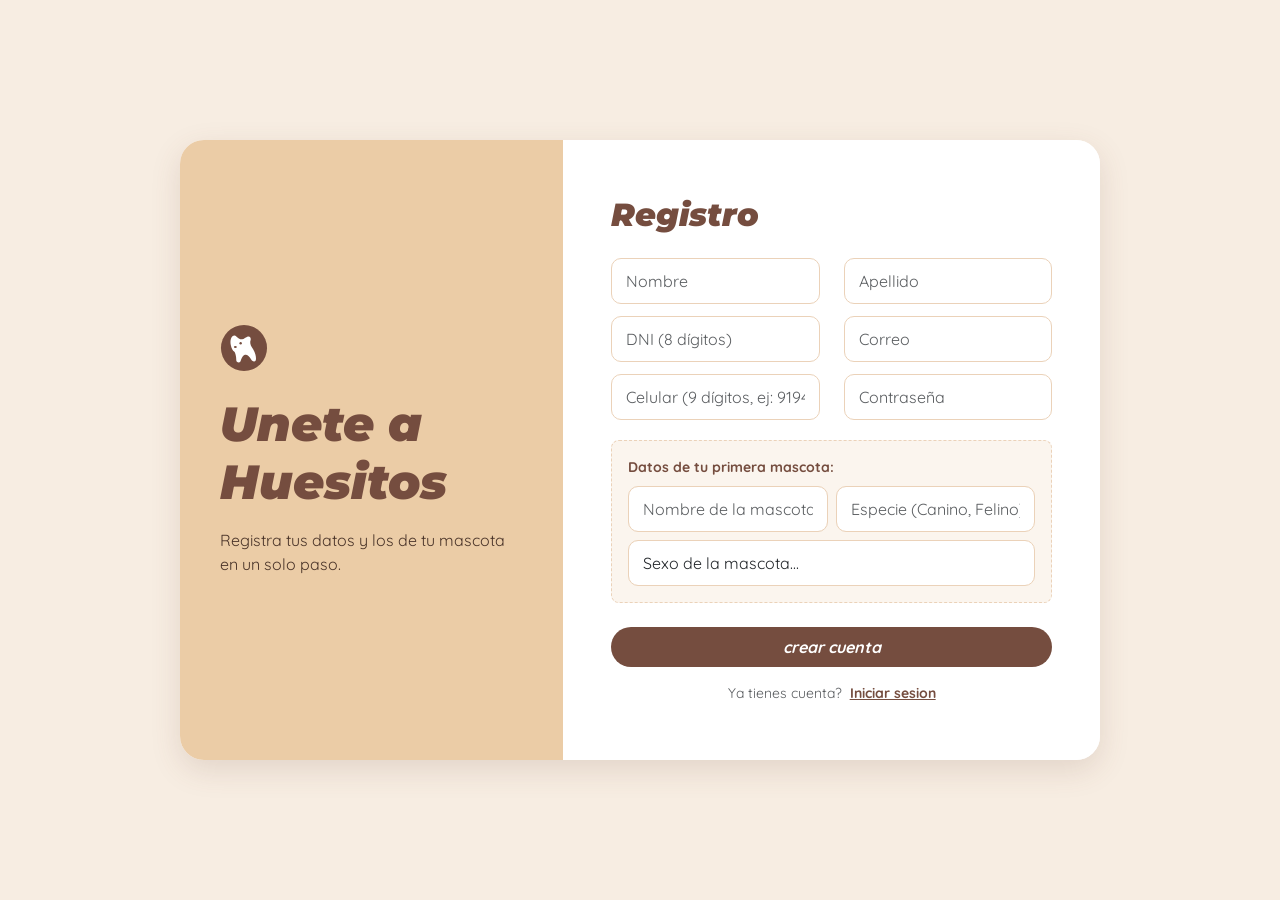
<file: src/main/resources/static/registro.html>
<!DOCTYPE html>
<html lang="es">
<head>
    <meta charset="UTF-8">
    <meta name="viewport" content="width=device-width, initial-scale=1.0">
    <title>Veterinaria Huesitos - Registro</title>
    <link rel="preconnect" href="https://fonts.googleapis.com">
    <link rel="preconnect" href="https://fonts.gstatic.com" crossorigin>
    <link href="https://fonts.googleapis.com/css2?family=Montserrat:ital,wght@1,800;1,900&family=Quicksand:wght@500;600;700&display=swap" rel="stylesheet">
    <link href="https://cdn.jsdelivr.net/npm/bootstrap@5.3.2/dist/css/bootstrap.min.css" rel="stylesheet">

    <link rel="stylesheet" href="css/registro.css">
</head>
<body>

<div class="auth-card-container">
    <div class="row g-0">
        <!-- Columna Izquierda: Banner Beige -->
        <div class="col-lg-5 auth-left-banner text-center text-lg-start">
            <div class="mb-3">
                <a href="index.html" class="text-decoration-none">
                    <svg xmlns="http://www.w3.org/2000/svg" viewBox="0 0 100 100" width="48" height="48" class="mb-2">
                        <circle cx="50" cy="50" r="48" fill="#754d3f"/>
                        <path d="M34 26 C31 22 25 24 23 30 C20 38 23 52 30 58 C32 60 34 68 34 76 C34 78 36 80 39 80 C42 80 43 78 44 74 C46 68 49 65 52 64 C56 63 61 66 65 74 C66 76 68 78 71 78 C74 78 75 76 75 72 C75 62 70 54 66 48 C63 43 62 38 64 33 C65 29 62 25 58 26 C54 27 50 32 46 32 C41 32 37 29 34 26 Z" fill="#ffffff"/>
                        <circle cx="43" cy="40" r="2.5" fill="#754d3f"/>
                        <ellipse cx="32" cy="48" rx="3" ry="2" fill="#754d3f"/>
                    </svg>
                </a>
            </div>
            <h1 class="font-brand-title display-5 mb-3">Unete a<br>Huesitos</h1>
            <p class="fs-6 mb-0" style="color: #4a3429; line-height: 1.5;">
                Registra tus datos y los de tu mascota en un solo paso.
            </p>
        </div>

        <!-- Columna Derecha: Formulario Blanco -->
        <div class="col-lg-7 auth-right-form">
            <h2 class="font-brand-title fs-2 mb-4">Registro</h2>

            <form id="registroForm">
                <div class="row">
                    <div class="col-sm-6">
                        <input type="text" id="nombres" class="form-control form-control-custom" placeholder="Nombre" required>
                    </div>
                    <div class="col-sm-6">
                        <input type="text" id="apellidos" class="form-control form-control-custom" placeholder="Apellido" required>
                    </div>
                </div>

                <div class="row">
                    <div class="col-sm-6">
                        <input type="text" id="dni" class="form-control form-control-custom" placeholder="DNI (8 dígitos)" maxlength="8" pattern="\d{8}" inputmode="numeric" oninput="this.value = this.value.replace(/\D/g, '').slice(0, 8)" required>
                    </div>
                    <div class="col-sm-6">
                        <input type="email" id="email" class="form-control form-control-custom" placeholder="Correo" required>
                    </div>
                </div>

                <div class="row">
                    <div class="col-sm-6">
                        <input type="tel" id="telefono" class="form-control form-control-custom" placeholder="Celular (9 dígitos, ej: 919430986)" maxlength="9" pattern="\d{9}" inputmode="numeric" oninput="this.value = this.value.replace(/\D/g, '').slice(0, 9)" required>
                    </div>
                    <div class="col-sm-6">
                        <input type="password" id="password" class="form-control form-control-custom" placeholder="Contraseña" required>
                    </div>
                </div>

                <div class="mt-2 mb-2 p-3 rounded-3" style="background-color: #fbf5ee; border: 1px dashed #ebd2b9;">
                    <div class="small fw-bold mb-2" style="color: var(--color-primario);">Datos de tu primera mascota:</div>
                    <div class="row g-2">
                        <div class="col-sm-6">
                            <input type="text" id="m_nombre" class="form-control form-control-custom mb-0" placeholder="Nombre de la mascota" required>
                        </div>
                        <div class="col-sm-6">
                            <input type="text" id="m_especie" class="form-control form-control-custom mb-0" placeholder="Especie (Canino, Felino)" required>
                        </div>
                        <div class="col-12 mt-2">
                            <select id="m_sexo" class="form-control form-control-custom mb-0" required>
                                <option value="">Sexo de la mascota...</option>
                                <option value="M">Macho</option>
                                <option value="H">Hembra</option>
                            </select>
                        </div>
                    </div>
                </div>

                <div class="text-center mt-4">
                    <button type="submit" class="btn-pill-brown w-100 py-2">crear cuenta</button>
                </div>

                <div class="text-center small mt-3">
                    <span class="text-muted">Ya tienes cuenta?</span>
                    <a href="index.html" class="fw-bold ms-1" style="color: var(--color-primario);">Iniciar sesion</a>
                </div>
            </form>
        </div>
    </div>
</div>

<script src="js/api.js"></script>
<script>
    document.getElementById('registroForm').addEventListener('submit', async (e) => {
        e.preventDefault();

        const dniVal = document.getElementById('dni').value.trim();
        if (dniVal.length !== 8) {
            alert('El DNI debe tener exactamente 8 dígitos.');
            return;
        }

        const telVal = document.getElementById('telefono').value.trim();
        if (telVal.length !== 9) {
            alert('El número de celular debe tener exactamente 9 dígitos (ejemplo: 919430986).');
            return;
        }

        const payload = {
            cliente: {
                nombres: document.getElementById('nombres').value.trim(),
                apellidos: document.getElementById('apellidos').value.trim(),
                dni: dniVal,
                email: document.getElementById('email').value.trim(),
                telefono: telVal,
                password: document.getElementById('password').value
            },
            mascota: {
                nombre: document.getElementById('m_nombre').value.trim(),
                especie: document.getElementById('m_especie').value.trim(),
                sexo: document.getElementById('m_sexo').value
            }
        };

        try {
            const resp = await api.post('/auth/registro', payload);
            alert('Cuenta registrada con exito. Ahora puedes iniciar sesion con tu correo y contrasena.');
            window.location.href = 'index.html';
        } catch (error) {
            // Manejado en api.js
        }
    });
</script>
</body>
</html>
</file>
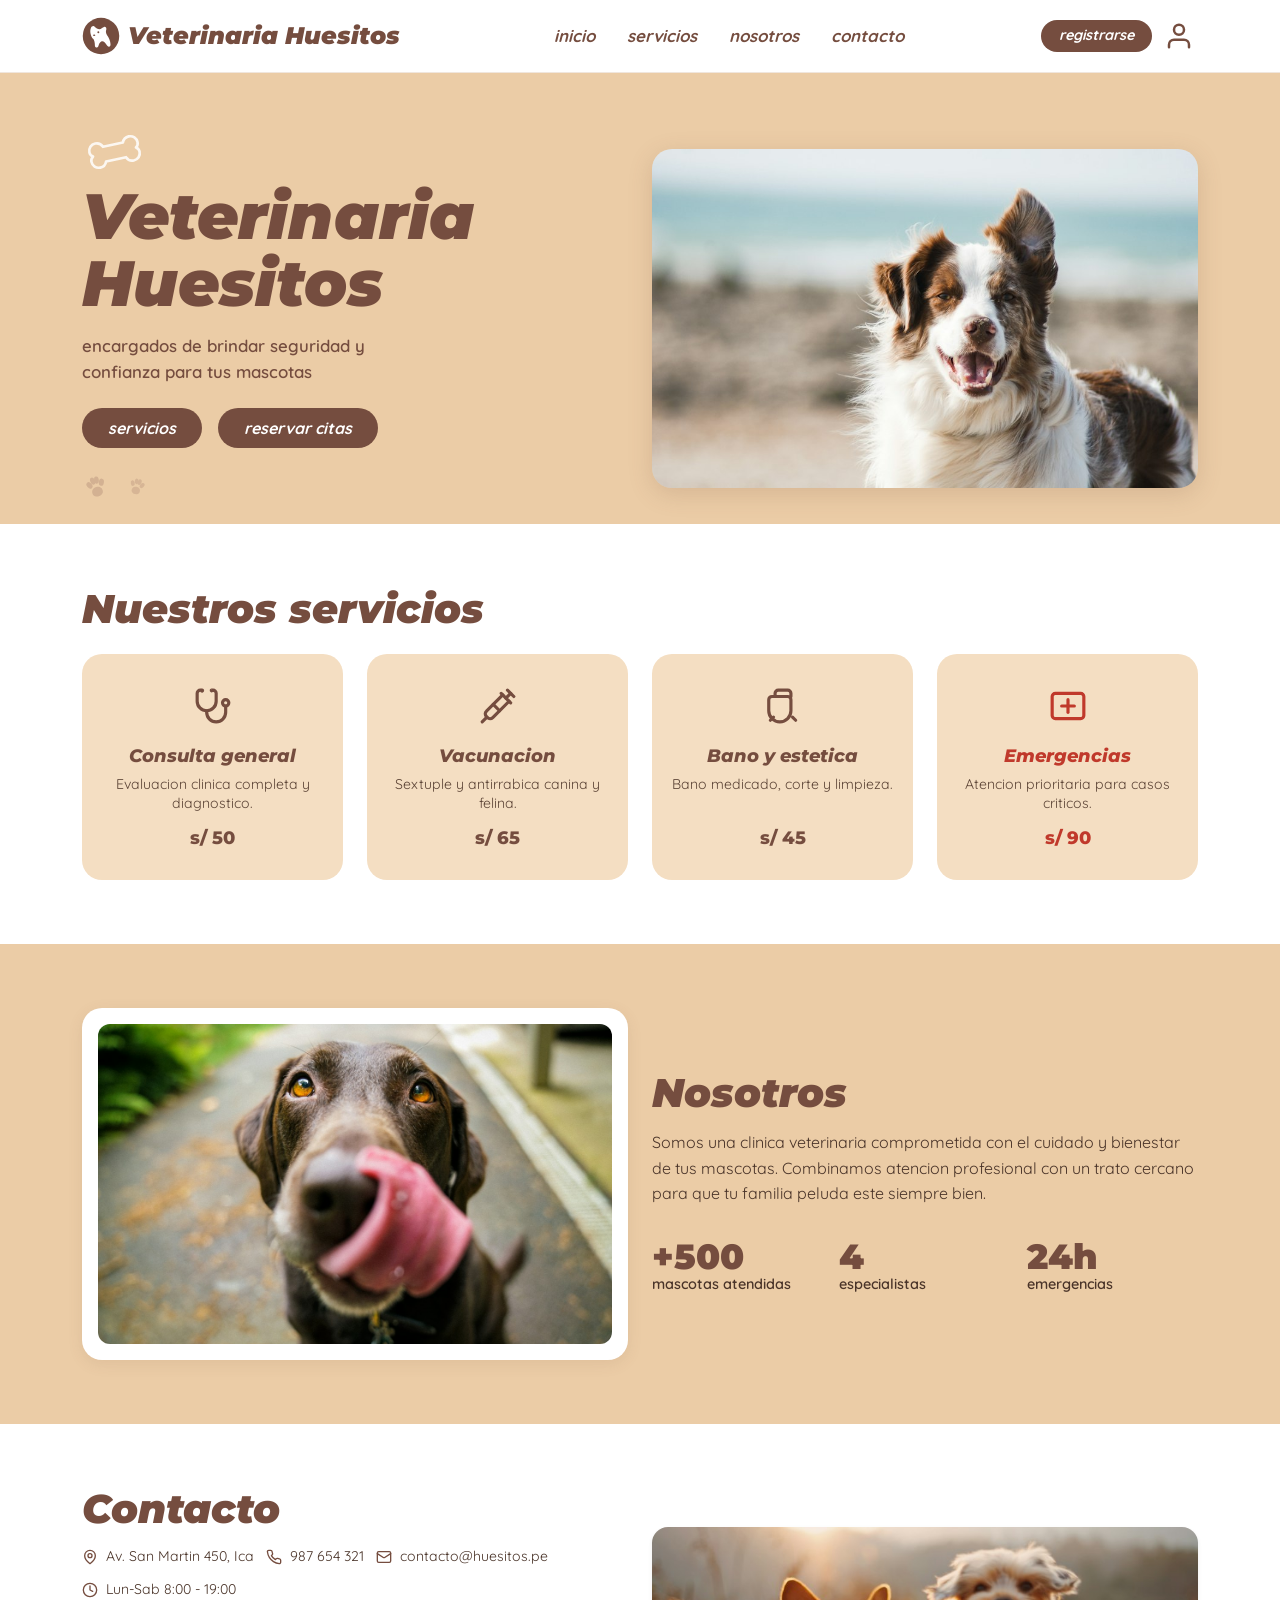
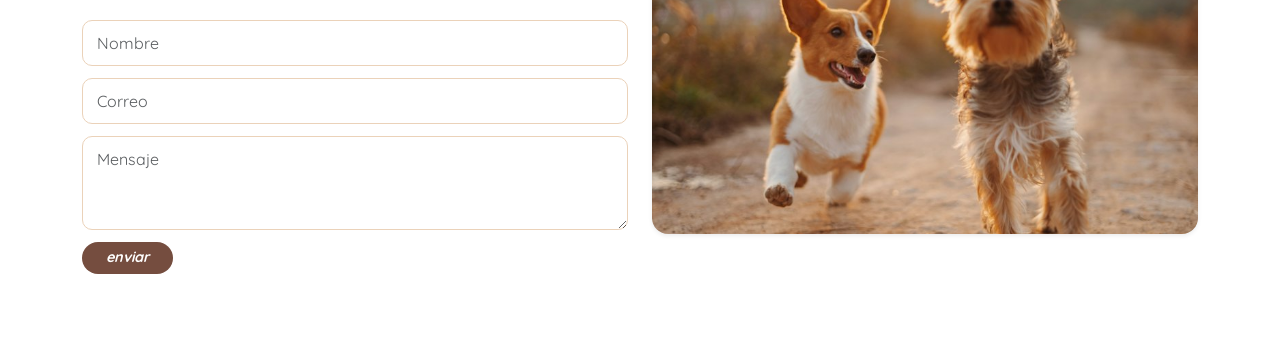
<file: src/main/resources/static/veterinario.html>
<!DOCTYPE html>
<html lang="es">

<head>
    <meta charset="UTF-8">
    <meta name="viewport" content="width=device-width, initial-scale=1.0">
    <title>Veterinaria - Panel de Veterinario</title>
    <link href="https://fonts.googleapis.com/css2?family=Montserrat:ital,wght@0,600;0,700;0,800;1,800&family=Quicksand:wght@500;600;700&display=swap" rel="stylesheet">
    <link href="https://cdn.jsdelivr.net/npm/bootstrap@5.3.2/dist/css/bootstrap.min.css" rel="stylesheet">
    <link href="css/veterinario.css" rel="stylesheet">
</head>

<body>

    <nav class="navbar navbar-panel">
        <div class="container-fluid">
            <div class="d-flex align-items-center">
                <span class="navbar-brand font-brand mb-0 h1">Veterinaria Huesitos</span>
                <span class="brand-badge ms-2">Area Medica</span>
            </div>
            <div class="d-flex align-items-center">
                <a href="index.html" class="btn btn-outline-custom btn-sm me-3">Inicio</a>
                <button class="btn btn-emergency-custom btn-sm me-3" onclick="abrirModalEmergenciaExpress()">+ Ingreso de Emergencia Express (Triage)</button>
                <span class="me-3 fw-bold" id="usuarioNombre">Veterinario</span>
                <button class="btn btn-outline-custom btn-sm" onclick="logout()">Cerrar Sesion</button>
            </div>
        </div>
    </nav>

    <div class="container mt-4">
        <ul class="nav nav-pills nav-pills-custom mb-3" id="pills-tab" role="tablist">
            <li class="nav-item" role="presentation">
                <button class="nav-link active" id="tab-citas" data-bs-toggle="pill" data-bs-target="#pills-citas"
                    type="button" role="tab">Gestionar Citas y Agenda</button>
            </li>
            <li class="nav-item" role="presentation">
                <button class="nav-link" id="tab-historial" data-bs-toggle="pill" data-bs-target="#pills-historial"
                    type="button" role="tab">Historial Clinico</button>
            </li>
            <li class="nav-item" role="presentation">
                <button class="nav-link" id="tab-emergencias" data-bs-toggle="pill" data-bs-target="#pills-emergencias"
                    type="button" role="tab">Atencion de Emergencia</button>
            </li>
            <li class="nav-item" role="presentation">
                <button class="nav-link" id="tab-atenciones" data-bs-toggle="pill" data-bs-target="#pills-atenciones"
                    type="button" role="tab">Atenciones Realizadas</button>
            </li>
        </ul>

        <div class="tab-content" id="pills-tabContent">

            <!-- ================= PESTANA 1: GESTIONAR CITAS Y AGENDA ================= -->
            <div class="tab-pane fade show active" id="pills-citas" role="tabpanel">
                <div class="panel-card mb-4">
                    <div class="panel-card-header d-flex justify-content-between align-items-center">
                        <h5 class="panel-card-title">Citas Programadas y Agenda Medica</h5>
                        <div>
                            <button class="btn btn-emergency-custom btn-sm" onclick="abrirModalEmergenciaExpress()">+ Ingreso de Emergencia</button>
                            <button class="btn btn-outline-custom btn-sm ms-2" onclick="cargarCitas()">Refrescar</button>
                        </div>
                    </div>
                    <div class="p-4">
                        <div class="row mb-3">
                            <div class="col-md-4">
                                <label class="form-label small">Ver citas:</label>
                                <select id="filtroTipoCitas" class="form-select form-select-sm"
                                    onchange="cargarCitas()">
                                    <option value="MIS_CITAS">Mis citas asignadas</option>
                                    <option value="TODAS">Todas las citas de la veterinaria</option>
                                </select>
                            </div>
                            <div class="col-md-4">
                                <label class="form-label small">Estado:</label>
                                <select id="filtroEstadoCita" class="form-select form-select-sm"
                                    onchange="cargarCitas()">
                                    <option value="">Todos</option>
                                    <option value="PROGRAMADA" selected>PROGRAMADA (Pendientes)</option>
                                    <option value="ATENDIDA">ATENDIDA</option>
                                    <option value="CANCELADA">CANCELADA</option>
                                </select>
                            </div>
                            <div class="col-md-4 align-self-end text-end">
                                <button class="btn btn-medico-custom btn-sm" onclick="abrirModalAtencionDirecta()">+ Atender Paciente Directo</button>
                            </div>
                        </div>

                        <div class="table-responsive">
                            <table class="table table-custom table-hover">
                                <thead>
                                    <tr>
                                        <th>ID</th>
                                        <th>Fecha</th>
                                        <th>Hora</th>
                                        <th>Mascota</th>
                                        <th>Servicio</th>
                                        <th>Veterinario</th>
                                        <th>Prioridad</th>
                                        <th>Contacto Rapido</th>
                                        <th>Estado</th>
                                        <th>Motivo</th>
                                        <th>Accion</th>
                                    </tr>
                                </thead>
                                <tbody id="tablaCitas"></tbody>
                            </table>
                        </div>
                    </div>
                </div>
            </div>

            <!-- ================= PESTANA 2: HISTORIAL CLINICO ================= -->
            <div class="tab-pane fade" id="pills-historial" role="tabpanel">
                <div class="panel-card mb-4">
                    <div class="panel-card-header">
                        <h5 class="panel-card-title">Consulta de Historial Clinico de Pacientes</h5>
                    </div>
                    <div class="p-4">
                        <div class="row mb-3">
                            <div class="col-md-6">
                                <label class="form-label small fw-bold">Seleccionar Mascota / Paciente:</label>
                                <select id="historial_mascota_sel" class="form-select"
                                    onchange="consultarHistorialMascota()">
                                    <option value="">Seleccione una mascota para ver su expediente...</option>
                                </select>
                            </div>
                            <div class="col-md-6 align-self-end text-end">
                                <button class="btn btn-outline-custom btn-sm"
                                    onclick="cargarMascotasParaHistorial()">Refrescar Lista de Mascotas</button>
                            </div>
                        </div>

                        <div id="contenedorHistorial" class="d-none">
                            <div class="panel-card mb-3">
                                <div class="p-3" style="background: var(--color-primario-light); border-radius: 12px;">
                                    <h6 class="fw-bold mb-1" id="h_pet_nombre">Nombre Mascota</h6>
                                    <p class="mb-0 small text-muted" id="h_pet_info">Especie - Raza - Sexo - Dueño</p>
                                </div>
                            </div>

                            <div class="table-responsive">
                                <table class="table table-custom table-hover">
                                    <thead>
                                        <tr>
                                            <th>Fecha de Consulta</th>
                                            <th>Veterinario</th>
                                            <th>Peso (kg)</th>
                                            <th>Diagnostico</th>
                                            <th>Tratamiento / Receta</th>
                                            <th>Observaciones</th>
                                        </tr>
                                    </thead>
                                    <tbody id="tablaHistorialClinico"></tbody>
                                </table>
                            </div>
                        </div>

                        <div id="mensajeHistorialVacio" class="text-center text-muted py-4">
                            Seleccione una mascota para consultar su historial de atenciones medicas.
                        </div>
                    </div>
                </div>
            </div>

            <!-- ================= PESTANA 3: ATENCION DE EMERGENCIA ================= -->
            <div class="tab-pane fade" id="pills-emergencias" role="tabpanel">
                <div class="panel-card panel-card-emergency mb-4">
                    <div class="panel-card-header d-flex justify-content-between align-items-center">
                        <h5 class="panel-card-title">Modulo de Atencion de Emergencias Veterinarias</h5>
                        <button class="btn btn-emergency-custom btn-sm"
                            onclick="abrirModalEmergenciaExpress()">+ Ingreso Express de Emergencia</button>
                    </div>
                    <div class="p-4">
                        <p class="text-muted small">
                            Los pacientes ingresados por emergencia se situan al tope de la cola con maxima prioridad.
                            Atienda al paciente de inmediato para estabilizarlo; los datos del dueño seran regularizados
                            al concluir la emergencia.
                        </p>
                        <div class="table-responsive">
                            <table class="table table-custom table-hover">
                                <thead>
                                    <tr>
                                        <th>Cita ID</th>
                                        <th>Fecha</th>
                                        <th>Hora</th>
                                        <th>Mascota</th>
                                        <th>Servicio</th>
                                        <th>Contacto / Quien lo trajo</th>
                                        <th>Motivo de Emergencia</th>
                                        <th>Estado</th>
                                        <th>Accion Inmediata</th>
                                    </tr>
                                </thead>
                                <tbody id="tablaEmergencias"></tbody>
                            </table>
                        </div>
                    </div>
                </div>
            </div>

            <!-- ================= PESTANA 4: ATENCIONES REALIZADAS ================= -->
            <div class="tab-pane fade" id="pills-atenciones" role="tabpanel">
                <div class="panel-card mb-4">
                    <div class="panel-card-header d-flex justify-content-between align-items-center">
                        <h5 class="panel-card-title">Mis Atenciones Registradas</h5>
                        <button class="btn btn-outline-custom btn-sm"
                            onclick="cargarMisAtenciones()">Refrescar</button>
                    </div>
                    <div class="p-4">
                        <div class="table-responsive">
                            <table class="table table-custom table-hover">
                                <thead>
                                    <tr>
                                        <th>ID</th>
                                        <th>Fecha y Hora</th>
                                        <th>Mascota</th>
                                        <th>Peso</th>
                                        <th>Diagnostico</th>
                                        <th>Tratamiento</th>
                                        <th>Observaciones</th>
                                    </tr>
                                </thead>
                                <tbody id="tablaMisAtenciones"></tbody>
                            </table>
                        </div>
                    </div>
                </div>
            </div>

        </div>
    </div>

    <!-- ================= MODAL: ATENDER MASCOTA Y REGISTRAR ATENCION ================= -->
    <div class="modal fade" id="modalRegistrarAtencion" tabindex="-1">
        <div class="modal-dialog modal-lg">
            <div class="modal-content modal-content-custom">
                <div class="modal-header-custom">
                    <h5 class="modal-title" id="atencionModalTitle">Atender Paciente y Registrar Atencion Medica</h5>
                    <button type="button" class="btn-close" data-bs-dismiss="modal"></button>
                </div>
                <div class="modal-body">
                    <form id="formAtencionMedica">
                        <input type="hidden" id="at_id_cita">
                        <div class="row g-2 mb-3">
                            <div class="col-md-8">
                                <label class="form-label small fw-bold">Mascota / Paciente *</label>
                                <select id="at_id_mascota" class="form-select" required></select>
                            </div>
                            <div class="col-md-4">
                                <label class="form-label small fw-bold">Peso Actual (kg)</label>
                                <input type="number" step="0.1" id="at_peso" class="form-control" placeholder="Ej: 5.4">
                            </div>
                        </div>

                        <div class="mb-3">
                            <label class="form-label small fw-bold">Diagnostico Medico Clinico *</label>
                            <textarea id="at_diagnostico" class="form-control" rows="3"
                                placeholder="Detalle los signos, evaluacion y diagnostico del paciente..."
                                required></textarea>
                        </div>

                        <div class="mb-3">
                            <label class="form-label small fw-bold">Tratamiento y Receta / Prescripcion *</label>
                            <textarea id="at_tratamiento" class="form-control" rows="3"
                                placeholder="Medicacion prescrita, dosis, via y dias de tratamiento..."
                                required></textarea>
                        </div>

                        <div class="mb-3">
                            <label class="form-label small fw-bold">Observaciones e Indicaciones</label>
                            <textarea id="at_observaciones" class="form-control" rows="2"
                                placeholder="Recomendaciones, proxima visita, cuidados especiales..."></textarea>
                        </div>

                        <div class="text-end">
                            <button type="button" class="btn btn-outline-custom" data-bs-dismiss="modal">Cancelar</button>
                            <button type="submit" class="btn btn-medico-custom ms-2">Guardar Atencion y Completar Cita</button>
                        </div>
                    </form>
                </div>
            </div>
        </div>
    </div>

    <!-- ================= MODAL: INGRESO DE EMERGENCIA EXPRESS (TRIAGE RAPIDO) ================= -->
    <div class="modal fade" id="modalEmergenciaExpress" tabindex="-1">
        <div class="modal-dialog">
            <div class="modal-content modal-content-custom">
                <div class="modal-header-custom">
                    <h5 class="modal-title fw-bold">Triage de Emergencia Express (Atencion Inmediata)</h5>
                    <button type="button" class="btn-close" data-bs-dismiss="modal"></button>
                </div>
                <div class="modal-body">
                    <p class="small text-muted mb-3">
                        Ingrese solo los datos esenciales para estabilizar al paciente de inmediato. Los datos formales
                        del dueño se registraran despues.
                    </p>
                    <form id="formEmergenciaExpress">
                        <div class="row g-2 mb-2">
                            <div class="col-md-6">
                                <label class="form-label small fw-bold">Especie *</label>
                                <select id="em_exp_especie" class="form-select" required>
                                    <option value="Perro">Perro (Canino)</option>
                                    <option value="Gato">Gato (Felino)</option>
                                    <option value="Otro">Otro</option>
                                </select>
                            </div>
                            <div class="col-md-6">
                                <label class="form-label small fw-bold">Sexo</label>
                                <select id="em_exp_sexo" class="form-select">
                                    <option value="M">Macho</option>
                                    <option value="H">Hembra</option>
                                </select>
                            </div>
                        </div>
                        <div class="mb-2">
                            <label class="form-label small fw-bold">Nombre o Referencia Temporal</label>
                            <input type="text" id="em_exp_nombre" class="form-control"
                                placeholder="Ej: Canino mestizo atropellado, o nombre si lo sabe">
                        </div>
                        <div class="mb-2">
                            <label class="form-label small fw-bold">Motivo Urgente / Sintomas Criticos *</label>
                            <textarea id="em_exp_motivo" class="form-control" rows="2"
                                placeholder="Ej: Atropello en Av Principal, hemorragia, convulsion..."
                                required></textarea>
                        </div>
                        <div class="mb-3">
                            <label class="form-label small fw-bold">Contacto Rapido (Nombre y/o Celular)</label>
                            <input type="text" id="em_exp_contacto" class="form-control"
                                placeholder="Ej: Vecino Carlos 987654321 (quien lo trajo)">
                        </div>
                        <div class="text-end">
                            <button type="button" class="btn btn-outline-custom" data-bs-dismiss="modal">Cancelar</button>
                            <button type="submit" class="btn btn-emergency-custom ms-2">Ingresar a Urgencias Ya</button>
                        </div>
                    </form>
                </div>
            </div>
        </div>
    </div>

    <script src="https://cdn.jsdelivr.net/npm/bootstrap@5.3.2/dist/js/bootstrap.bundle.min.js"></script>
    <script src="js/api.js"></script>
    <script>
        const token = localStorage.getItem('token');
        const rol = localStorage.getItem('rol');
        if (!token || (rol !== 'VETERINARIO' && rol !== 'ADMIN')) {
            window.location.href = 'index.html';
        }

        document.getElementById('usuarioNombre').innerText = (localStorage.getItem('nombre') || 'Veterinario') + ' (' + rol + ')';

        let citasGlobal = [];
        let mascotasGlobal = [];
        let serviciosGlobal = [];
        let modalAtencionInst, modalEmergenciaExpInst;

        document.addEventListener("DOMContentLoaded", () => {
            modalAtencionInst = new bootstrap.Modal(document.getElementById('modalRegistrarAtencion'));
            modalEmergenciaExpInst = new bootstrap.Modal(document.getElementById('modalEmergenciaExpress'));

            cargarCitas();
            cargarMascotasParaHistorial();
            cargarServicios();
            cargarMisAtenciones();
        });

        // ================= CITAS Y AGENDA =================
        async function cargarCitas() {
            try {
                const tipo = document.getElementById('filtroTipoCitas').value;
                const estado = document.getElementById('filtroEstadoCita').value;

                let data;
                if (tipo === 'MIS_CITAS') {
                    data = await api.get('/citas/mis-citas');
                } else {
                    let url = '/citas?';
                    if (estado) url += 'estado=' + estado + '&';
                    data = await api.get(url);
                }

                citasGlobal = data || [];
                if (tipo === 'MIS_CITAS' && estado) {
                    citasGlobal = citasGlobal.filter(c => c.estado === estado);
                }

                renderizarCitas(citasGlobal);
                renderizarEmergencias(citasGlobal.filter(c => c.esEmergencia && c.estado === 'PROGRAMADA'));
            } catch (e) {
                console.error(e);
            }
        }

        function renderizarCitas(lista) {
            let html = '';
            if (lista.length === 0) {
                html = '<tr><td colspan="11" class="text-center text-muted">No hay citas en este filtro</td></tr>';
            } else {
                lista.forEach(c => {
                    const estadoBadge = c.estado === 'PROGRAMADA' ? 'badge-status-programada' : (c.estado === 'ATENDIDA' ? 'badge-status-atendida' : 'badge-status-cancelada');
                    const prioridadBadge = c.esEmergencia ? '<span class="badge-status badge-prioridad-alta">EMERGENCIA</span>' : '<span class="badge-status badge-prioridad-baja">REGULAR</span>';

                    let accion = '-';
                    if (c.estado === 'PROGRAMADA') {
                        accion = `<button class="btn btn-medico-custom btn-sm" onclick="abrirAtenderCita(${c.idCita})">Atender Paciente</button>`;
                    } else if (c.estado === 'ATENDIDA') {
                        accion = `<button class="btn btn-outline-custom btn-sm" onclick="verHistorialDirecto(${c.idMascota})">Ver Expediente</button>`;
                    }

                    html += `<tr class="${c.esEmergencia && c.estado === 'PROGRAMADA' ? 'table-danger' : ''}">
                    <td>${c.idCita}</td>
                    <td>${c.fecha}</td>
                    <td>${c.hora}</td>
                    <td><strong>${c.nombreMascota}</strong></td>
                    <td>${c.nombreServicio}</td>
                    <td>${c.nombreVeterinario || '<span class="text-muted">Sin asignar</span>'}</td>
                    <td>${prioridadBadge}</td>
                    <td>${c.contactoEmergencia || '-'}</td>
                    <td><span class="badge-status ${estadoBadge}">${c.estado}</span></td>
                    <td>${c.motivo || '-'}</td>
                    <td>${accion}</td>
                </tr>`;
                });
            }
            document.getElementById('tablaCitas').innerHTML = html;
        }

        function renderizarEmergencias(lista) {
            let html = '';
            if (lista.length === 0) {
                html = '<tr><td colspan="9" class="text-center text-muted">No hay emergencias pendientes en este momento</td></tr>';
            } else {
                lista.forEach(c => {
                    html += `<tr>
                    <td><strong>#${c.idCita}</strong></td>
                    <td>${c.fecha}</td>
                    <td>${c.hora}</td>
                    <td><strong>${c.nombreMascota}</strong></td>
                    <td>${c.nombreServicio}</td>
                    <td>${c.contactoEmergencia || '<span class="text-muted">No especificado</span>'}</td>
                    <td>${c.motivo || 'Emergencia prioritaria'}</td>
                    <td><span class="badge-status badge-prioridad-alta">${c.estado}</span></td>
                    <td>
                        <button class="btn btn-emergency-custom btn-sm" onclick="abrirAtenderCita(${c.idCita})">Atender de Inmediato</button>
                    </td>
                </tr>`;
                });
            }
            document.getElementById('tablaEmergencias').innerHTML = html;
        }

        // ================= ATENCION MEDICA Y REGISTRO =================
        async function cargarMascotasParaHistorial() {
            try {
                const data = await api.get('/mascotas');
                mascotasGlobal = data || [];
                const selHistorial = document.getElementById('historial_mascota_sel');
                const selAtencion = document.getElementById('at_id_mascota');

                selHistorial.innerHTML = '<option value="">Seleccione una mascota para ver su expediente...</option>';
                selAtencion.innerHTML = '<option value="">Seleccione una mascota...</option>';

                mascotasGlobal.forEach(m => {
                    const opt = `<option value="${m.idMascota}">${m.nombre} (${m.especie}) - Dueño: ${m.nombreCliente || (m.esTemporal ? 'Temporal Urgencia' : 'ID ' + m.idCliente)}</option>`;
                    selHistorial.innerHTML += opt;
                    selAtencion.innerHTML += opt;
                });
            } catch (e) {
                console.error(e);
            }
        }

        function abrirAtenderCita(idCita) {
            const c = citasGlobal.find(item => item.idCita === idCita);
            if (!c) return;

            document.getElementById('formAtencionMedica').reset();
            document.getElementById('at_id_cita').value = c.idCita;
            document.getElementById('at_id_mascota').value = c.idMascota;
            document.getElementById('atencionModalTitle').innerText = 'Atender Paciente: ' + c.nombreMascota + ' (Cita #' + c.idCita + ')';

            const pet = mascotasGlobal.find(m => m.idMascota === c.idMascota);
            if (pet && pet.pesoKg) {
                document.getElementById('at_peso').value = pet.pesoKg;
            }

            modalAtencionInst.show();
        }

        function abrirModalAtencionDirecta() {
            document.getElementById('formAtencionMedica').reset();
            document.getElementById('at_id_cita').value = '';
            document.getElementById('atencionModalTitle').innerText = 'Registrar Atencion Medica Directa';
            modalAtencionInst.show();
        }

        document.getElementById('formAtencionMedica').addEventListener('submit', async (e) => {
            e.preventDefault();
            const idCitaVal = document.getElementById('at_id_cita').value;
            const pesoVal = document.getElementById('at_peso').value;

            const payload = {
                idCita: idCitaVal ? parseInt(idCitaVal) : null,
                idMascota: parseInt(document.getElementById('at_id_mascota').value),
                diagnostico: document.getElementById('at_diagnostico').value.trim(),
                tratamiento: document.getElementById('at_tratamiento').value.trim(),
                observaciones: document.getElementById('at_observaciones').value.trim(),
                pesoActualKg: pesoVal ? parseFloat(pesoVal) : null
            };

            try {
                await api.post('/atenciones', payload);
                alert('Atencion medica registrada con exito en el historial clinico.');
                modalAtencionInst.hide();
                cargarCitas();
                cargarMisAtenciones();
                cargarMascotasParaHistorial();
            } catch (err) {
                // Manejado en api.js
            }
        });

        // ================= INGRESO DE EMERGENCIA EXPRESS =================
        function abrirModalEmergenciaExpress() {
            document.getElementById('formEmergenciaExpress').reset();
            modalEmergenciaExpInst.show();
        }

        document.getElementById('formEmergenciaExpress').addEventListener('submit', async (e) => {
            e.preventDefault();
            const payload = {
                especie: document.getElementById('em_exp_especie').value,
                sexo: document.getElementById('em_exp_sexo').value,
                nombreTemporal: document.getElementById('em_exp_nombre').value.trim(),
                motivoUrgencia: document.getElementById('em_exp_motivo').value.trim(),
                contactoEmergencia: document.getElementById('em_exp_contacto').value.trim()
            };

            try {
                await api.post('/emergencias/ingreso-express', payload);
                alert('Caso critico ingresado inmediatamente al frente de la cola de espera.');
                modalEmergenciaExpInst.hide();
                cargarCitas();
                cargarMascotasParaHistorial();
            } catch (err) {
                // Manejado en api.js
            }
        });

        // ================= CONSULTAR HISTORIAL CLINICO =================
        async function consultarHistorialMascota() {
            const idMascota = document.getElementById('historial_mascota_sel').value;
            if (!idMascota) {
                document.getElementById('contenedorHistorial').classList.add('d-none');
                document.getElementById('mensajeHistorialVacio').classList.remove('d-none');
                return;
            }

            const pet = mascotasGlobal.find(m => m.idMascota === parseInt(idMascota));
            if (pet) {
                document.getElementById('h_pet_nombre').innerText = pet.nombre;
                document.getElementById('h_pet_info').innerText = 'Especie: ' + pet.especie + ' | Raza: ' + (pet.raza || 'Mestizo') + ' | Sexo: ' + (pet.sexo === 'M' ? 'Macho' : 'Hembra') + ' | Dueño: ' + (pet.nombreCliente || (pet.esTemporal ? 'Temporal Urgencia' : 'ID ' + pet.idCliente));
            }

            try {
                const historial = await api.get('/atenciones/mascota/' + idMascota);
                document.getElementById('contenedorHistorial').classList.remove('d-none');
                document.getElementById('mensajeHistorialVacio').classList.add('d-none');

                let html = '';
                if (!historial || historial.length === 0) {
                    html = '<tr><td colspan="6" class="text-center text-muted">Esta mascota aun no tiene registros medicos en su historial clinico</td></tr>';
                } else {
                    historial.forEach(h => {
                        const fecha = h.fecha ? h.fecha.replace('T', ' ').substring(0, 16) : '-';
                        html += `<tr>
                        <td><strong>${fecha}</strong></td>
                        <td>${h.nombreVeterinario || 'Veterinario'}</td>
                        <td>${h.pesoActualKg ? h.pesoActualKg + ' kg' : '-'}</td>
                        <td><span class="fw-semibold" style="color: var(--color-medico);">${h.diagnostico}</span></td>
                        <td>${h.tratamiento}</td>
                        <td>${h.observaciones || '-'}</td>
                    </tr>`;
                    });
                }
                document.getElementById('tablaHistorialClinico').innerHTML = html;
            } catch (e) {
                console.error(e);
            }
        }

        function verHistorialDirecto(idMascota) {
            const tabEl = document.getElementById('tab-historial');
            const tab = new bootstrap.Tab(tabEl);
            tab.show();
            document.getElementById('historial_mascota_sel').value = idMascota;
            consultarHistorialMascota();
        }

        // ================= SERVICIOS Y MIS ATENCIONES =================
        async function cargarServicios() {
            try {
                const data = await api.get('/servicios');
                serviciosGlobal = data || [];
            } catch (e) {
                console.error(e);
            }
        }

        async function cargarMisAtenciones() {
            try {
                const atenciones = await api.get('/atenciones/mis-atenciones');
                let html = '';
                if (!atenciones || atenciones.length === 0) {
                    html = '<tr><td colspan="7" class="text-center text-muted">Aun no has registrado atenciones clinicas</td></tr>';
                } else {
                    atenciones.forEach(a => {
                        const fecha = a.fecha ? a.fecha.replace('T', ' ').substring(0, 16) : '-';
                        html += `<tr>
                        <td>${a.idAtencion}</td>
                        <td>${fecha}</td>
                        <td><strong>${a.nombreMascota}</strong></td>
                        <td>${a.pesoActualKg ? a.pesoActualKg + ' kg' : '-'}</td>
                        <td>${a.diagnostico}</td>
                        <td>${a.tratamiento}</td>
                        <td>${a.observaciones || '-'}</td>
                    </tr>`;
                    });
                }
                document.getElementById('tablaMisAtenciones').innerHTML = html;
            } catch (e) {
                console.error(e);
            }
        }
    </script>
</body>

</html>
</file>
<file: src/main/resources/static/css/index.css>
:root {
    --color-primario: #754d3f;
    --color-primario-hover: #5d3a2f;
    --color-fondo-hero: #ebcca6;
    --color-tarjeta-servicio: #f4dec2;
    --color-fondo-blanco: #ffffff;
    --color-texto: #33251e;
    --color-texto-muted: #6b5c55;
}

html {
    scroll-behavior: smooth;
    scroll-padding-top: 80px;
}

body {
    background-color: var(--color-fondo-blanco);
    color: var(--color-texto);
    font-family: 'Quicksand', system-ui, -apple-system, sans-serif;
    margin: 0;
    padding: 0;
}

.font-brand-title {
    font-family: 'Montserrat', 'Trebuchet MS', 'Arial Black', sans-serif;
    font-weight: 900;
    font-style: italic;
    color: var(--color-primario);
    line-height: 1.05;
}

.font-brand-sub {
    color: var(--color-primario);
    font-size: 1.05rem;
    font-weight: 600;
}

.btn-pill-brown {
    background-color: var(--color-primario);
    color: #ffffff !important;
    border-radius: 50px;
    padding: 8px 26px;
    font-weight: 700;
    font-style: italic;
    border: none;
    transition: all 0.2s ease-in-out;
    text-decoration: none;
    display: inline-flex;
    align-items: center;
    justify-content: center;
}

.btn-pill-brown:hover {
    background-color: var(--color-primario-hover);
    transform: translateY(-2px);
    box-shadow: 0 4px 12px rgba(117, 77, 63, 0.25);
}

.btn-pill-sm {
    padding: 5px 18px;
    font-size: 0.9rem;
}

.navbar-custom {
    background-color: #ffffff;
    padding: 12px 0;
    border-bottom: 1px solid #f0e6dd;
}

.nav-link-custom {
    color: var(--color-primario) !important;
    font-weight: 800;
    font-style: italic;
    font-size: 1.05rem;
    padding: 6px 16px !important;
    text-decoration: none;
    transition: opacity 0.2s;
}

.nav-link-custom:hover {
    opacity: 0.75;
}

section[id] {
    scroll-margin-top: 80px;
}

/* Seccion Hero */
.section-hero {
    background-color: var(--color-fondo-hero);
    padding: 2.5rem 0 0;
    position: relative;
    overflow: hidden;
}

.hero-dog-img {
    width: 100%;
    max-height: 420px;
    display: block;
    margin-left: auto;
    object-fit: cover;
    border-radius: 20px;
    box-shadow: 0 6px 24px rgba(117, 77, 63, 0.18);
    transition: transform 0.35s ease, box-shadow 0.35s ease;
}

.hero-dog-img:hover {
    transform: translateY(-8px);
    box-shadow: 0 14px 36px rgba(117, 77, 63, 0.28);
}

/* Catalogo de servicios */
.card-servicio-item {
    background-color: var(--color-tarjeta-servicio);
    border-radius: 20px;
    padding: 1.75rem 1.25rem;
    text-align: center;
    height: 100%;
    border: none;
    transition: transform 0.2s ease, box-shadow 0.2s ease;
    display: flex;
    flex-direction: column;
    justify-content: space-between;
}

.card-servicio-item:hover {
    transform: translateY(-5px);
    box-shadow: 0 8px 20px rgba(117, 77, 63, 0.15);
}

.servicio-icon-box {
    width: 48px;
    height: 48px;
    margin: 0 auto 12px;
    display: flex;
    align-items: center;
    justify-content: center;
}

.servicio-titulo {
    font-family: 'Montserrat', sans-serif;
    font-weight: 800;
    font-style: italic;
    color: var(--color-primario);
    font-size: 1.15rem;
    margin-bottom: 6px;
}

.servicio-desc {
    color: #5c4436;
    font-size: 0.88rem;
    margin-bottom: 12px;
    line-height: 1.35;
}

.servicio-precio {
    font-family: 'Montserrat', sans-serif;
    font-weight: 800;
    color: var(--color-primario);
    font-size: 1.1rem;
}

/* Seccion Nosotros */
.section-nosotros {
    background-color: var(--color-fondo-hero);
    padding: 4rem 0;
}

.card-nosotros-img {
    background: #ffffff;
    border-radius: 20px;
    padding: 1rem;
    box-shadow: 0 4px 15px rgba(117, 77, 63, 0.1);
    text-align: center;
    overflow: hidden;
    transition: transform 0.35s ease, box-shadow 0.35s ease;
}

.card-nosotros-img:hover {
    transform: translateY(-6px);
    box-shadow: 0 12px 30px rgba(117, 77, 63, 0.2);
}

.card-nosotros-img img {
    width: 100%;
    height: 320px;
    object-fit: cover;
    object-position: center 30%;
    border-radius: 12px;
    transition: transform 0.4s ease;
}

.card-nosotros-img:hover img {
    transform: scale(1.03);
}

.stat-item {
    text-align: left;
}

.stat-num {
    font-family: 'Montserrat', sans-serif;
    font-size: 2.2rem;
    font-weight: 900;
    color: var(--color-primario);
    line-height: 1;
}

.stat-label {
    font-size: 0.9rem;
    color: #4a3429;
    font-weight: 600;
}

/* Seccion Contacto */
.section-contacto {
    background-color: var(--color-fondo-blanco);
    padding: 4rem 0;
}

.img-hover-lift {
    transition: transform 0.35s ease, box-shadow 0.35s ease;
}

.img-hover-lift:hover {
    transform: translateY(-6px);
    box-shadow: 0 12px 30px rgba(117, 77, 63, 0.22) !important;
}

.contacto-info-item {
    font-size: 0.88rem;
    color: #4a3429;
    margin-bottom: 1.25rem;
    display: flex;
    flex-wrap: wrap;
    gap: 12px;
    align-items: center;
}

.form-control-custom {
    border: 1px solid #ebd2b9;
    border-radius: 10px;
    padding: 10px 14px;
    margin-bottom: 12px;
    font-family: 'Quicksand', sans-serif;
}

.form-control-custom:focus {
    border-color: var(--color-primario);
    box-shadow: 0 0 0 0.2rem rgba(117, 77, 63, 0.15);
}

/* Modal Auth Split */
.modal-auth-split .modal-content {
    border-radius: 24px;
    overflow: hidden;
    border: none;
}

.modal-auth-left {
    background-color: var(--color-fondo-hero);
    padding: 3rem 2rem;
    display: flex;
    flex-direction: column;
    justify-content: center;
}

.modal-auth-right {
    background-color: #ffffff;
    padding: 3rem 2.5rem;
}
</file>
<file: src/main/resources/static/css/admin.css>
:root {
    --color-primario: #754d3f;
    --color-primario-hover: #5d3a2f;
    --color-primario-light: #f5ebe1;
    --color-fondo: #fcf8f5;
    --color-fondo-card: #ffffff;
    --color-texto: #33251e;
    --color-texto-muted: #7d6b62;
    --color-borde: #ebd8c8;
    --color-acento: #ebcca6;
}

body {
    background-color: var(--color-fondo);
    color: var(--color-texto);
    font-family: 'Quicksand', system-ui, -apple-system, sans-serif;
    min-height: 100vh;
}

/* Tipografias */
.font-brand {
    font-family: 'Montserrat', sans-serif;
    font-weight: 800;
    font-style: italic;
    color: var(--color-primario);
}

/* Navbar */
.navbar-panel {
    background-color: #ffffff;
    border-bottom: 1px solid var(--color-borde);
    box-shadow: 0 2px 10px rgba(117, 77, 63, 0.06);
    padding: 0.85rem 1.5rem;
}

.brand-badge {
    background-color: var(--color-primario-light);
    color: var(--color-primario);
    font-size: 0.78rem;
    font-weight: 700;
    padding: 4px 10px;
    border-radius: 20px;
    letter-spacing: 0.5px;
}

/* Tabs estilo Pildora */
.nav-pills-custom .nav-link,
.nav-tabs-custom .nav-link {
    color: var(--color-texto-muted);
    font-weight: 700;
    font-size: 0.95rem;
    border-radius: 50px;
    padding: 8px 20px;
    margin-right: 8px;
    margin-bottom: 8px;
    border: 1px solid transparent;
    transition: all 0.25s ease;
    background: transparent;
}

.nav-pills-custom .nav-link:hover,
.nav-tabs-custom .nav-link:hover {
    color: var(--color-primario);
    background-color: var(--color-primario-light);
}

.nav-pills-custom .nav-link.active,
.nav-tabs-custom .nav-link.active {
    background-color: var(--color-primario) !important;
    color: #ffffff !important;
    box-shadow: 0 4px 12px rgba(117, 77, 63, 0.25);
}

/* Tarjetas y Contenedores */
.panel-card {
    background-color: var(--color-fondo-card);
    border-radius: 18px;
    border: 1px solid var(--color-borde);
    box-shadow: 0 4px 20px rgba(117, 77, 63, 0.05);
    overflow: hidden;
    transition: transform 0.2s ease, box-shadow 0.2s ease;
}

.panel-card-header {
    background-color: #ffffff;
    border-bottom: 1px solid var(--color-borde);
    padding: 1.25rem 1.5rem;
}

.panel-card-title {
    font-family: 'Montserrat', sans-serif;
    font-weight: 800;
    color: var(--color-primario);
    font-size: 1.15rem;
    margin: 0;
}

/* Botones con estilo propio */
.btn-primary-custom {
    background-color: var(--color-primario);
    border-color: var(--color-primario);
    color: #ffffff;
    border-radius: 50px;
    font-weight: 700;
    font-size: 0.88rem;
    padding: 6px 20px;
    transition: all 0.2s ease;
}

.btn-primary-custom:hover {
    background-color: var(--color-primario-hover);
    border-color: var(--color-primario-hover);
    color: #ffffff;
    transform: translateY(-2px);
    box-shadow: 0 4px 12px rgba(117, 77, 63, 0.25);
}

.btn-outline-custom {
    border: 1px solid var(--color-primario);
    color: var(--color-primario);
    border-radius: 50px;
    font-weight: 700;
    font-size: 0.88rem;
    padding: 5px 18px;
    transition: all 0.2s ease;
}

.btn-outline-custom:hover {
    background-color: var(--color-primario);
    color: #ffffff;
}

/* Tablas */
.table-custom {
    vertical-align: middle;
}

.table-custom thead th {
    background-color: var(--color-primario-light);
    color: var(--color-primario);
    font-family: 'Montserrat', sans-serif;
    font-weight: 700;
    font-size: 0.82rem;
    text-transform: uppercase;
    letter-spacing: 0.5px;
    border-bottom: none;
    padding: 12px 14px;
}

.table-custom tbody tr:hover {
    background-color: #faf4ef;
}

.table-custom td {
    padding: 12px 14px;
    color: var(--color-texto);
    border-color: var(--color-borde);
}

/* Badges personalizados */
.badge-status {
    padding: 6px 12px;
    border-radius: 30px;
    font-size: 0.78rem;
    font-weight: 700;
}

.badge-programada {
    background-color: #fef3c7;
    color: #92400e;
}

.badge-atendida {
    background-color: #d1fae5;
    color: #065f46;
}

.badge-cancelada {
    background-color: #fee2e2;
    color: #991b1b;
}

/* Modales */
.modal-content-custom {
    border-radius: 22px;
    border: 1px solid var(--color-borde);
    box-shadow: 0 10px 40px rgba(117, 77, 63, 0.2);
    overflow: hidden;
}

.modal-header-custom {
    background-color: var(--color-primario-light);
    border-bottom: 1px solid var(--color-borde);
    padding: 1.25rem 1.5rem;
}

.modal-header-custom .modal-title {
    font-family: 'Montserrat', sans-serif;
    font-weight: 800;
    color: var(--color-primario);
}

/* Formularios */
.form-control-panel,
.form-select-panel {
    border-radius: 10px;
    border: 1px solid var(--color-borde);
    padding: 8px 14px;
    font-family: 'Quicksand', sans-serif;
}

.form-control-panel:focus,
.form-select-panel:focus {
    border-color: var(--color-primario);
    box-shadow: 0 0 0 0.2rem rgba(117, 77, 63, 0.15);
}
</file>
<file: src/main/resources/static/css/cliente.css>
:root {
    --color-primario: #754d3f;
    --color-primario-hover: #5d3a2f;
    --color-primario-light: #f5ebe1;
    --color-fondo: #fcf8f5;
    --color-fondo-card: #ffffff;
    --color-texto: #33251e;
    --color-texto-muted: #7d6b62;
    --color-borde: #ebd8c8;
    --color-acento: #ebcca6;
}

body {
    background-color: var(--color-fondo);
    color: var(--color-texto);
    font-family: 'Quicksand', system-ui, -apple-system, sans-serif;
    min-height: 100vh;
}

/* Tipografias */
.font-brand {
    font-family: 'Montserrat', sans-serif;
    font-weight: 800;
    font-style: italic;
    color: var(--color-primario);
}

/* Navbar */
.navbar-panel {
    background-color: #ffffff;
    border-bottom: 1px solid var(--color-borde);
    box-shadow: 0 2px 10px rgba(117, 77, 63, 0.06);
    padding: 0.85rem 1.5rem;
}

.brand-badge {
    background-color: var(--color-primario-light);
    color: var(--color-primario);
    font-size: 0.78rem;
    font-weight: 700;
    padding: 4px 10px;
    border-radius: 20px;
    letter-spacing: 0.5px;
}

/* Tabs estilo Pildora */
.nav-pills-custom .nav-link {
    color: var(--color-texto-muted);
    font-weight: 700;
    font-size: 0.92rem;
    border-radius: 50px;
    padding: 8px 18px;
    margin-right: 6px;
    margin-bottom: 8px;
    border: 1px solid transparent;
    transition: all 0.25s ease;
    background: transparent;
}

.nav-pills-custom .nav-link:hover {
    color: var(--color-primario);
    background-color: var(--color-primario-light);
}

.nav-pills-custom .nav-link.active {
    background-color: var(--color-primario) !important;
    color: #ffffff !important;
    box-shadow: 0 4px 12px rgba(117, 77, 63, 0.25);
}

/* Tarjetas y Contenedores */
.panel-card {
    background-color: var(--color-fondo-card);
    border-radius: 18px;
    border: 1px solid var(--color-borde);
    box-shadow: 0 4px 20px rgba(117, 77, 63, 0.05);
    overflow: hidden;
}

.panel-card-header {
    background-color: #ffffff;
    border-bottom: 1px solid var(--color-borde);
    padding: 1.25rem 1.5rem;
}

.panel-card-title {
    font-family: 'Montserrat', sans-serif;
    font-weight: 800;
    color: var(--color-primario);
    font-size: 1.15rem;
    margin: 0;
}

/* Botones */
.btn-primary-custom {
    background-color: var(--color-primario);
    border-color: var(--color-primario);
    color: #ffffff;
    border-radius: 50px;
    font-weight: 700;
    font-size: 0.88rem;
    padding: 6px 20px;
    transition: all 0.2s ease;
}

.btn-primary-custom:hover {
    background-color: var(--color-primario-hover);
    border-color: var(--color-primario-hover);
    color: #ffffff;
    transform: translateY(-2px);
    box-shadow: 0 4px 12px rgba(117, 77, 63, 0.25);
}

.btn-outline-custom {
    border: 1px solid var(--color-primario);
    color: var(--color-primario);
    border-radius: 50px;
    font-weight: 700;
    font-size: 0.88rem;
    padding: 5px 18px;
    transition: all 0.2s ease;
}

.btn-outline-custom:hover {
    background-color: var(--color-primario);
    color: #ffffff;
}

.btn-danger-custom {
    border: 1px solid #dc3545;
    color: #dc3545;
    background: transparent;
    border-radius: 50px;
    font-weight: 700;
    font-size: 0.82rem;
    padding: 5px 14px;
    transition: all 0.2s ease;
}

.btn-danger-custom:hover {
    background-color: #dc3545;
    color: #ffffff;
    box-shadow: 0 3px 10px rgba(220, 53, 69, 0.25);
}

/* Tarjetas de Mascotas */
.card-pet {
    background: #ffffff;
    border: 1px solid var(--color-borde);
    border-radius: 16px;
    padding: 1.25rem;
    box-shadow: 0 3px 12px rgba(117, 77, 63, 0.06);
    transition: transform 0.25s ease, box-shadow 0.25s ease;
}

.card-pet:hover {
    transform: translateY(-4px);
    box-shadow: 0 8px 24px rgba(117, 77, 63, 0.12);
}

.card-pet-title {
    font-family: 'Montserrat', sans-serif;
    font-weight: 800;
    color: var(--color-primario);
    font-size: 1.1rem;
}

/* Tablas */
.table-custom {
    vertical-align: middle;
}

.table-custom thead th {
    background-color: var(--color-primario-light);
    color: var(--color-primario);
    font-family: 'Montserrat', sans-serif;
    font-weight: 700;
    font-size: 0.82rem;
    text-transform: uppercase;
    letter-spacing: 0.5px;
    border-bottom: none;
    padding: 12px 14px;
}

.table-custom tbody tr:hover {
    background-color: #faf4ef;
}

.table-custom td {
    padding: 12px 14px;
    color: var(--color-texto);
    border-color: var(--color-borde);
}

/* Modales */
.modal-content-custom {
    border-radius: 22px;
    border: 1px solid var(--color-borde);
    box-shadow: 0 10px 40px rgba(117, 77, 63, 0.2);
    overflow: hidden;
}

.modal-header-custom {
    background-color: var(--color-primario-light);
    border-bottom: 1px solid var(--color-borde);
    padding: 1.25rem 1.5rem;
}

.modal-header-custom .modal-title {
    font-family: 'Montserrat', sans-serif;
    font-weight: 800;
    color: var(--color-primario);
}

/* Formularios */
.form-control-panel,
.form-select-panel {
    border-radius: 10px;
    border: 1px solid var(--color-borde);
    padding: 8px 14px;
    font-family: 'Quicksand', sans-serif;
}

.form-control-panel:focus,
.form-select-panel:focus {
    border-color: var(--color-primario);
    box-shadow: 0 0 0 0.2rem rgba(117, 77, 63, 0.15);
}
</file>
<file: src/main/resources/static/css/recepcionista.css>
:root {
    --color-primario: #754d3f;
    --color-primario-hover: #5d3a2f;
    --color-primario-light: #f5ebe1;
    --color-fondo: #fcf8f5;
    --color-fondo-card: #ffffff;
    --color-texto: #33251e;
    --color-texto-muted: #7d6b62;
    --color-borde: #ebd8c8;
    --color-acento: #ebcca6;

    /* Acentos especificos recepcion y alertas */
    --color-emergencia: #dc3545;
    --color-emergencia-light: #fde8e8;
    --color-atencion: #0d9488;
    --color-atencion-light: #e6fffa;
}

body {
    background-color: var(--color-fondo);
    color: var(--color-texto);
    font-family: 'Quicksand', system-ui, -apple-system, sans-serif;
    min-height: 100vh;
}

.font-brand {
    font-family: 'Montserrat', sans-serif;
    font-weight: 800;
    font-style: italic;
    color: var(--color-primario);
}

/* Navbar */
.navbar-panel {
    background-color: #ffffff;
    border-bottom: 1px solid var(--color-borde);
    box-shadow: 0 2px 10px rgba(117, 77, 63, 0.06);
    padding: 0.85rem 1.5rem;
}

.brand-badge {
    background-color: var(--color-primario-light);
    color: var(--color-primario);
    font-size: 0.78rem;
    font-weight: 700;
    padding: 4px 10px;
    border-radius: 20px;
    letter-spacing: 0.5px;
}

/* Nav Pills */
.nav-pills-custom .nav-link {
    color: var(--color-texto-muted);
    font-weight: 700;
    font-size: 0.95rem;
    border-radius: 50px;
    padding: 8px 20px;
    margin-right: 8px;
    margin-bottom: 8px;
    border: 1px solid transparent;
    transition: all 0.25s ease;
    background: transparent;
}

.nav-pills-custom .nav-link:hover {
    color: var(--color-primario);
    background-color: var(--color-primario-light);
}

.nav-pills-custom .nav-link.active {
    background-color: var(--color-primario) !important;
    color: #ffffff !important;
    box-shadow: 0 4px 12px rgba(117, 77, 63, 0.25);
}

/* Contenedores y Cards */
.panel-card {
    background-color: var(--color-fondo-card);
    border-radius: 18px;
    border: 1px solid var(--color-borde);
    box-shadow: 0 4px 20px rgba(117, 77, 63, 0.05);
    overflow: hidden;
    margin-bottom: 1.5rem;
}

.panel-card-header {
    background-color: #ffffff;
    border-bottom: 1px solid var(--color-borde);
    padding: 1.1rem 1.4rem;
}

.panel-card-header h5,
.panel-card-header h6 {
    color: var(--color-primario);
    font-family: 'Montserrat', sans-serif;
    font-weight: 700;
}

/* Alerta de Emergencias Pendientes */
.card-alerta-emergencia {
    background-color: #ffffff;
    border-radius: 18px;
    border: 1.5px solid var(--color-emergencia);
    box-shadow: 0 4px 16px rgba(220, 53, 69, 0.15);
    overflow: hidden;
}

.card-alerta-emergencia .panel-card-header {
    background: linear-gradient(135deg, #dc3545, #b02a37);
    color: #ffffff;
    border-bottom: none;
}

.card-alerta-emergencia .panel-card-header h6 {
    color: #ffffff;
}

/* Botones */
.btn-primary-custom {
    background-color: var(--color-primario);
    border-color: var(--color-primario);
    color: #ffffff;
    border-radius: 50px;
    padding: 7px 18px;
    font-weight: 700;
    font-size: 0.9rem;
    transition: all 0.2s ease;
}

.btn-primary-custom:hover {
    background-color: var(--color-primario-hover);
    border-color: var(--color-primario-hover);
    color: #ffffff;
    transform: translateY(-1px);
    box-shadow: 0 4px 10px rgba(117, 77, 63, 0.25);
}

.btn-outline-custom {
    color: var(--color-primario);
    border-color: var(--color-primario);
    background-color: transparent;
    border-radius: 50px;
    padding: 6px 16px;
    font-weight: 700;
    font-size: 0.88rem;
    transition: all 0.2s ease;
}

.btn-outline-custom:hover {
    background-color: var(--color-primario-light);
    color: var(--color-primario);
    border-color: var(--color-primario);
}

.btn-emergency-custom {
    background: linear-gradient(135deg, #e63946, #dc3545);
    border: none;
    color: #ffffff;
    border-radius: 50px;
    padding: 7px 18px;
    font-weight: 700;
    font-size: 0.88rem;
    box-shadow: 0 3px 10px rgba(220, 53, 69, 0.3);
    transition: all 0.2s ease;
}

.btn-emergency-custom:hover {
    background: linear-gradient(135deg, #d62828, #b02a37);
    color: #ffffff;
    transform: translateY(-1px);
    box-shadow: 0 5px 14px rgba(220, 53, 69, 0.4);
}

/* Badges de Estado */
.badge-status {
    padding: 6px 12px;
    border-radius: 50px;
    font-weight: 700;
    font-size: 0.78rem;
    letter-spacing: 0.3px;
    display: inline-block;
}

.badge-status-programada {
    background-color: #fef3c7;
    color: #92400e;
    border: 1px solid #fde68a;
}

.badge-status-atendida {
    background-color: #d1fae5;
    color: #065f46;
    border: 1px solid #a7f3d0;
}

.badge-status-cancelada {
    background-color: #fee2e2;
    color: #991b1b;
    border: 1px solid #fecaca;
}

.badge-prioridad-alta {
    background-color: #fde8e8;
    color: #9b1c1c;
    border: 1px solid #f8b4b4;
}

.badge-prioridad-media {
    background-color: #fef08a;
    color: #854d0e;
    border: 1px solid #fde047;
}

.badge-prioridad-baja {
    background-color: #e0f2fe;
    color: #0369a1;
    border: 1px solid #bae6fd;
}

/* Tablas */
.table-custom {
    margin-bottom: 0;
    color: var(--color-texto);
}

.table-custom thead th {
    background-color: var(--color-primario-light);
    color: var(--color-primario);
    font-family: 'Montserrat', sans-serif;
    font-size: 0.82rem;
    font-weight: 700;
    text-transform: uppercase;
    letter-spacing: 0.5px;
    border-bottom: 2px solid var(--color-borde);
    padding: 12px 14px;
}

.table-custom tbody td {
    padding: 12px 14px;
    vertical-align: middle;
    border-color: #f0e6dc;
    font-size: 0.92rem;
}

.table-custom tbody tr:hover {
    background-color: #faf5f0;
}

/* Formularios y Buscadores */
.form-control,
.form-select {
    border-radius: 12px;
    border: 1.5px solid var(--color-borde);
    padding: 8px 14px;
    font-size: 0.92rem;
    color: var(--color-texto);
    transition: all 0.2s ease;
}

.form-control:focus,
.form-select:focus {
    border-color: var(--color-primario);
    box-shadow: 0 0 0 3px rgba(117, 77, 63, 0.15);
}

/* Modales */
.modal-content-custom {
    background-color: #ffffff;
    pointer-events: auto;
    border-radius: 20px;
    border: 1px solid var(--color-borde);
    box-shadow: 0 10px 40px rgba(117, 77, 63, 0.2);
    overflow: hidden;
}

.modal-header-custom {
    background-color: var(--color-primario-light);
    border-bottom: 1px solid var(--color-borde);
    padding: 1rem 1.4rem;
}

.modal-header-custom .modal-title {
    color: var(--color-primario);
    font-family: 'Montserrat', sans-serif;
    font-weight: 700;
}
</file>
<file: src/main/resources/static/css/registro.css>
:root {
    --color-primario: #754d3f;
    --color-primario-hover: #5d3a2f;
    --color-fondo-hero: #ebcca6;
    --color-fondo-blanco: #ffffff;
    --color-texto: #33251e;
}

body {
    background-color: #f7ede2;
    color: var(--color-texto);
    font-family: 'Quicksand', system-ui, sans-serif;
    min-height: 100vh;
    display: flex;
    align-items: center;
    justify-content: center;
    padding: 1.5rem;
}

.font-brand-title {
    font-family: 'Montserrat', sans-serif;
    font-weight: 900;
    font-style: italic;
    color: var(--color-primario);
}

.auth-card-container {
    background-color: #ffffff;
    border-radius: 24px;
    overflow: hidden;
    box-shadow: 0 10px 30px rgba(117, 77, 63, 0.15);
    max-width: 920px;
    width: 100%;
}

.auth-left-banner {
    background-color: var(--color-fondo-hero);
    padding: 3.5rem 2.5rem;
    display: flex;
    flex-direction: column;
    justify-content: center;
}

.auth-right-form {
    background-color: #ffffff;
    padding: 3.5rem 3rem;
}

.btn-pill-brown {
    background-color: var(--color-primario);
    color: #ffffff !important;
    border-radius: 50px;
    padding: 10px 30px;
    font-weight: 700;
    font-style: italic;
    border: none;
    transition: all 0.2s;
    text-decoration: none;
    display: inline-block;
}

.btn-pill-brown:hover {
    background-color: var(--color-primario-hover);
    transform: translateY(-2px);
    box-shadow: 0 4px 12px rgba(117, 77, 63, 0.25);
}

.form-control-custom {
    border: 1px solid #ebd2b9;
    border-radius: 10px;
    padding: 10px 14px;
    margin-bottom: 12px;
    font-family: 'Quicksand', sans-serif;
}

.form-control-custom:focus {
    border-color: var(--color-primario);
    box-shadow: 0 0 0 0.2rem rgba(117, 77, 63, 0.15);
}
</file>
<file: src/main/resources/static/css/veterinario.css>
:root {
    --color-primario: #754d3f;
    --color-primario-hover: #5d3a2f;
    --color-primario-light: #f5ebe1;
    --color-fondo: #fcf8f5;
    --color-fondo-card: #ffffff;
    --color-texto: #33251e;
    --color-texto-muted: #7d6b62;
    --color-borde: #ebd8c8;
    --color-acento: #ebcca6;

    /* Acentos especificos area medica veterinaria */
    --color-medico: #2a9d8f;
    --color-medico-hover: #21867a;
    --color-medico-light: #e6f6f4;
    --color-emergencia: #dc3545;
}

body {
    background-color: var(--color-fondo);
    color: var(--color-texto);
    font-family: 'Quicksand', system-ui, -apple-system, sans-serif;
    min-height: 100vh;
}

.font-brand {
    font-family: 'Montserrat', sans-serif;
    font-weight: 800;
    font-style: italic;
    color: var(--color-primario);
}

/* Navbar */
.navbar-panel {
    background-color: #ffffff;
    border-bottom: 1px solid var(--color-borde);
    box-shadow: 0 2px 10px rgba(117, 77, 63, 0.06);
    padding: 0.85rem 1.5rem;
}

.brand-badge {
    background-color: var(--color-medico-light);
    color: var(--color-medico);
    font-size: 0.78rem;
    font-weight: 700;
    padding: 4px 10px;
    border-radius: 20px;
    letter-spacing: 0.5px;
}

/* Nav Pills */
.nav-pills-custom .nav-link {
    color: var(--color-texto-muted);
    font-weight: 700;
    font-size: 0.95rem;
    border-radius: 50px;
    padding: 8px 20px;
    margin-right: 8px;
    margin-bottom: 8px;
    border: 1px solid transparent;
    transition: all 0.25s ease;
    background: transparent;
}

.nav-pills-custom .nav-link:hover {
    color: var(--color-primario);
    background-color: var(--color-primario-light);
}

.nav-pills-custom .nav-link.active {
    background-color: var(--color-primario) !important;
    color: #ffffff !important;
    box-shadow: 0 4px 12px rgba(117, 77, 63, 0.25);
}

/* Contenedores y Cards */
.panel-card {
    background-color: var(--color-fondo-card);
    border-radius: 18px;
    border: 1px solid var(--color-borde);
    box-shadow: 0 4px 20px rgba(117, 77, 63, 0.05);
    overflow: hidden;
    margin-bottom: 1.5rem;
}

.panel-card-header {
    background-color: #ffffff;
    border-bottom: 1px solid var(--color-borde);
    padding: 1.1rem 1.4rem;
}

.panel-card-header h5,
.panel-card-header h6 {
    color: var(--color-primario);
    font-family: 'Montserrat', sans-serif;
    font-weight: 700;
}

/* Estilo para Triaje y Emergencia */
.panel-card-emergency {
    border: 1.5px solid var(--color-emergencia);
    box-shadow: 0 4px 16px rgba(220, 53, 69, 0.12);
}

.panel-card-emergency .panel-card-header {
    background-color: #fff5f5;
    border-bottom-color: #fed7d7;
}

/* Botones */
.btn-primary-custom {
    background-color: var(--color-primario);
    border-color: var(--color-primario);
    color: #ffffff;
    border-radius: 50px;
    padding: 7px 18px;
    font-weight: 700;
    font-size: 0.9rem;
    transition: all 0.2s ease;
}

.btn-primary-custom:hover {
    background-color: var(--color-primario-hover);
    border-color: var(--color-primario-hover);
    color: #ffffff;
    transform: translateY(-1px);
    box-shadow: 0 4px 10px rgba(117, 77, 63, 0.25);
}

.btn-medico-custom {
    background-color: var(--color-medico);
    border-color: var(--color-medico);
    color: #ffffff;
    border-radius: 50px;
    padding: 7px 18px;
    font-weight: 700;
    font-size: 0.9rem;
    transition: all 0.2s ease;
}

.btn-medico-custom:hover {
    background-color: var(--color-medico-hover);
    border-color: var(--color-medico-hover);
    color: #ffffff;
    transform: translateY(-1px);
    box-shadow: 0 4px 10px rgba(42, 157, 143, 0.3);
}

.btn-outline-custom {
    color: var(--color-primario);
    border-color: var(--color-primario);
    background-color: transparent;
    border-radius: 50px;
    padding: 6px 16px;
    font-weight: 700;
    font-size: 0.88rem;
    transition: all 0.2s ease;
}

.btn-outline-custom:hover {
    background-color: var(--color-primario-light);
    color: var(--color-primario);
    border-color: var(--color-primario);
}

.btn-emergency-custom {
    background: linear-gradient(135deg, #e63946, #dc3545);
    border: none;
    color: #ffffff;
    border-radius: 50px;
    padding: 7px 18px;
    font-weight: 700;
    font-size: 0.88rem;
    box-shadow: 0 3px 10px rgba(220, 53, 69, 0.3);
    transition: all 0.2s ease;
}

.btn-emergency-custom:hover {
    background: linear-gradient(135deg, #d62828, #b02a37);
    color: #ffffff;
    transform: translateY(-1px);
    box-shadow: 0 5px 14px rgba(220, 53, 69, 0.4);
}

/* Badges de Estado */
.badge-status {
    padding: 6px 12px;
    border-radius: 50px;
    font-weight: 700;
    font-size: 0.78rem;
    letter-spacing: 0.3px;
    display: inline-block;
}

.badge-status-programada {
    background-color: #fef3c7;
    color: #92400e;
    border: 1px solid #fde68a;
}

.badge-status-atendida {
    background-color: #d1fae5;
    color: #065f46;
    border: 1px solid #a7f3d0;
}

.badge-status-cancelada {
    background-color: #fee2e2;
    color: #991b1b;
    border: 1px solid #fecaca;
}

.badge-prioridad-alta {
    background-color: #fde8e8;
    color: #9b1c1c;
    border: 1px solid #f8b4b4;
}

.badge-prioridad-media {
    background-color: #fef08a;
    color: #854d0e;
    border: 1px solid #fde047;
}

.badge-prioridad-baja {
    background-color: #e0f2fe;
    color: #0369a1;
    border: 1px solid #bae6fd;
}

/* Tablas */
.table-custom {
    margin-bottom: 0;
    color: var(--color-texto);
}

.table-custom thead th {
    background-color: var(--color-primario-light);
    color: var(--color-primario);
    font-family: 'Montserrat', sans-serif;
    font-size: 0.82rem;
    font-weight: 700;
    text-transform: uppercase;
    letter-spacing: 0.5px;
    border-bottom: 2px solid var(--color-borde);
    padding: 12px 14px;
}

.table-custom tbody td {
    padding: 12px 14px;
    vertical-align: middle;
    border-color: #f0e6dc;
    font-size: 0.92rem;
}

.table-custom tbody tr:hover {
    background-color: #faf5f0;
}

/* Formularios */
.form-control,
.form-select {
    border-radius: 12px;
    border: 1.5px solid var(--color-borde);
    padding: 8px 14px;
    font-size: 0.92rem;
    color: var(--color-texto);
    transition: all 0.2s ease;
}

.form-control:focus,
.form-select:focus {
    border-color: var(--color-primario);
    box-shadow: 0 0 0 3px rgba(117, 77, 63, 0.15);
}

/* Modales */
.modal-content-custom {
    background-color: #ffffff;
    pointer-events: auto;
    border-radius: 20px;
    border: 1px solid var(--color-borde);
    box-shadow: 0 10px 40px rgba(117, 77, 63, 0.2);
    overflow: hidden;
}

.modal-header-custom {
    background-color: var(--color-primario-light);
    border-bottom: 1px solid var(--color-borde);
    padding: 1rem 1.4rem;
}

.modal-header-custom .modal-title {
    color: var(--color-primario);
    font-family: 'Montserrat', sans-serif;
    font-weight: 700;
}
</file>
